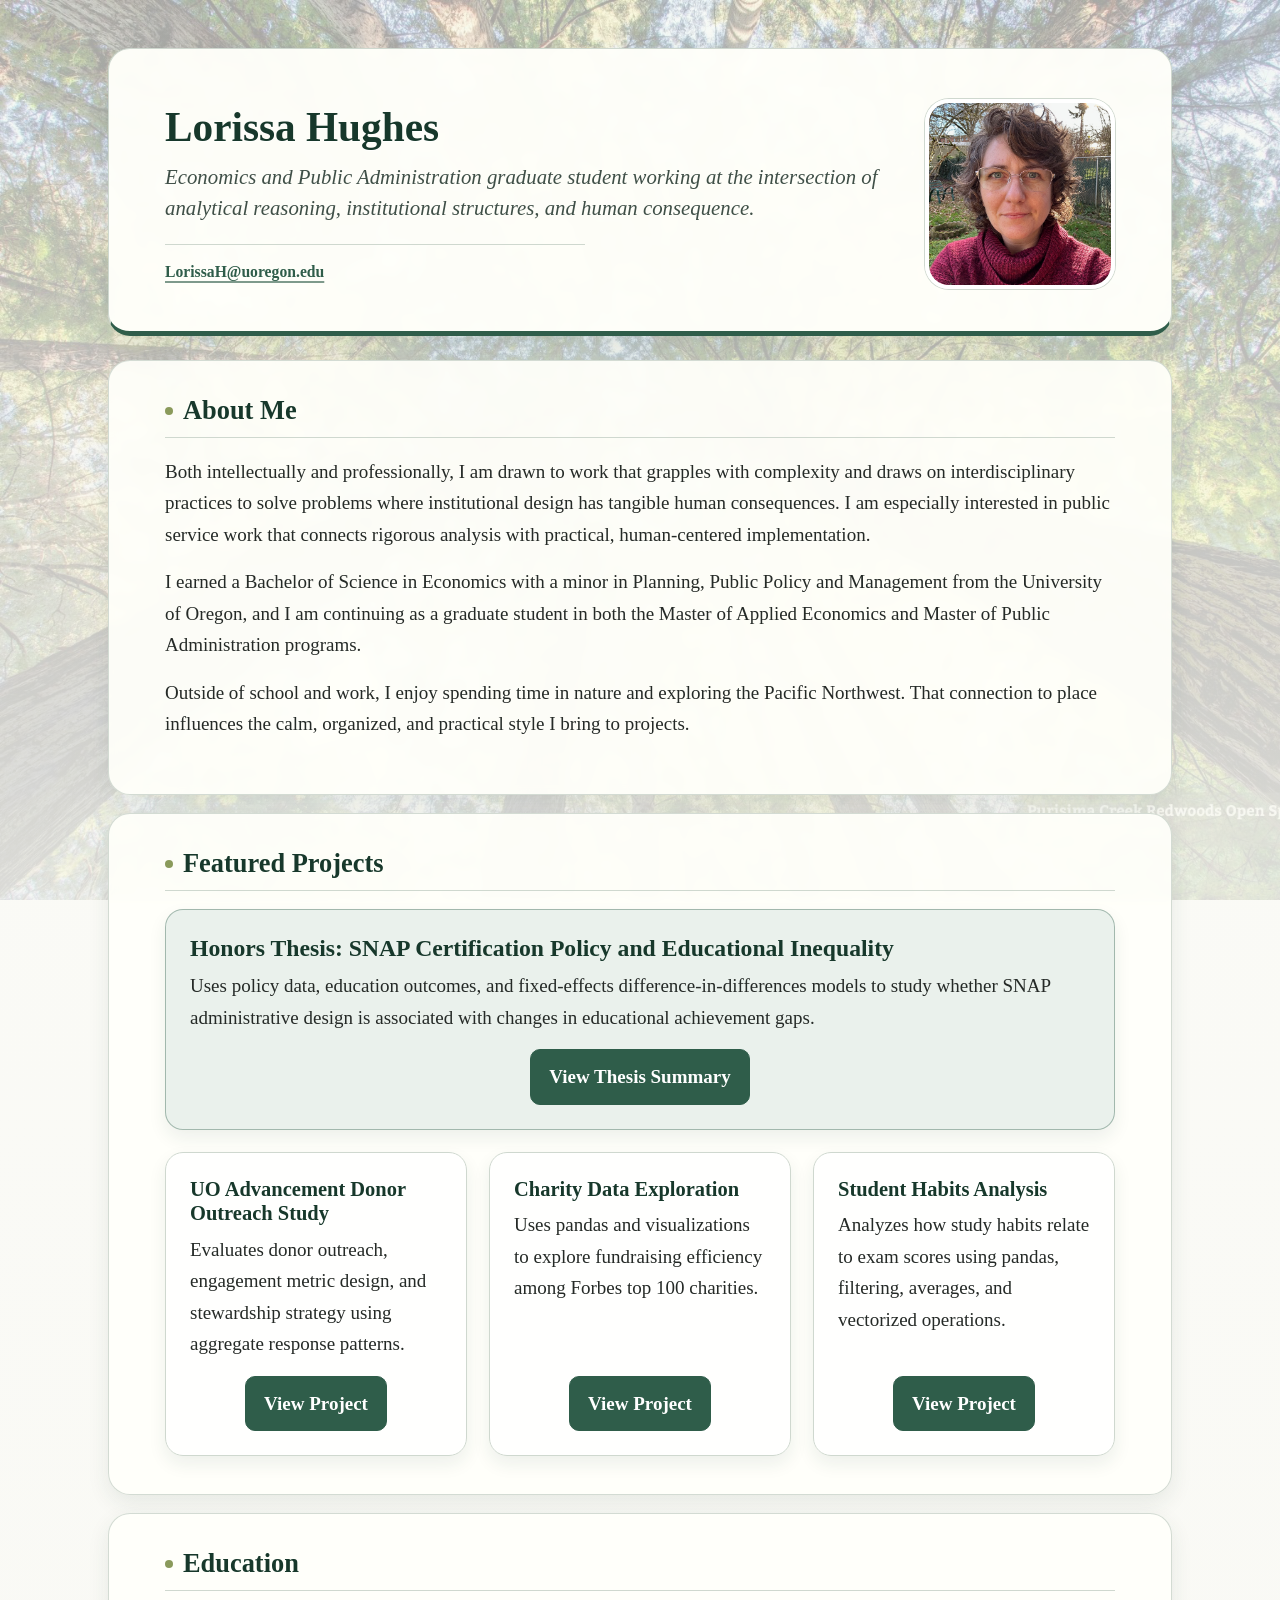
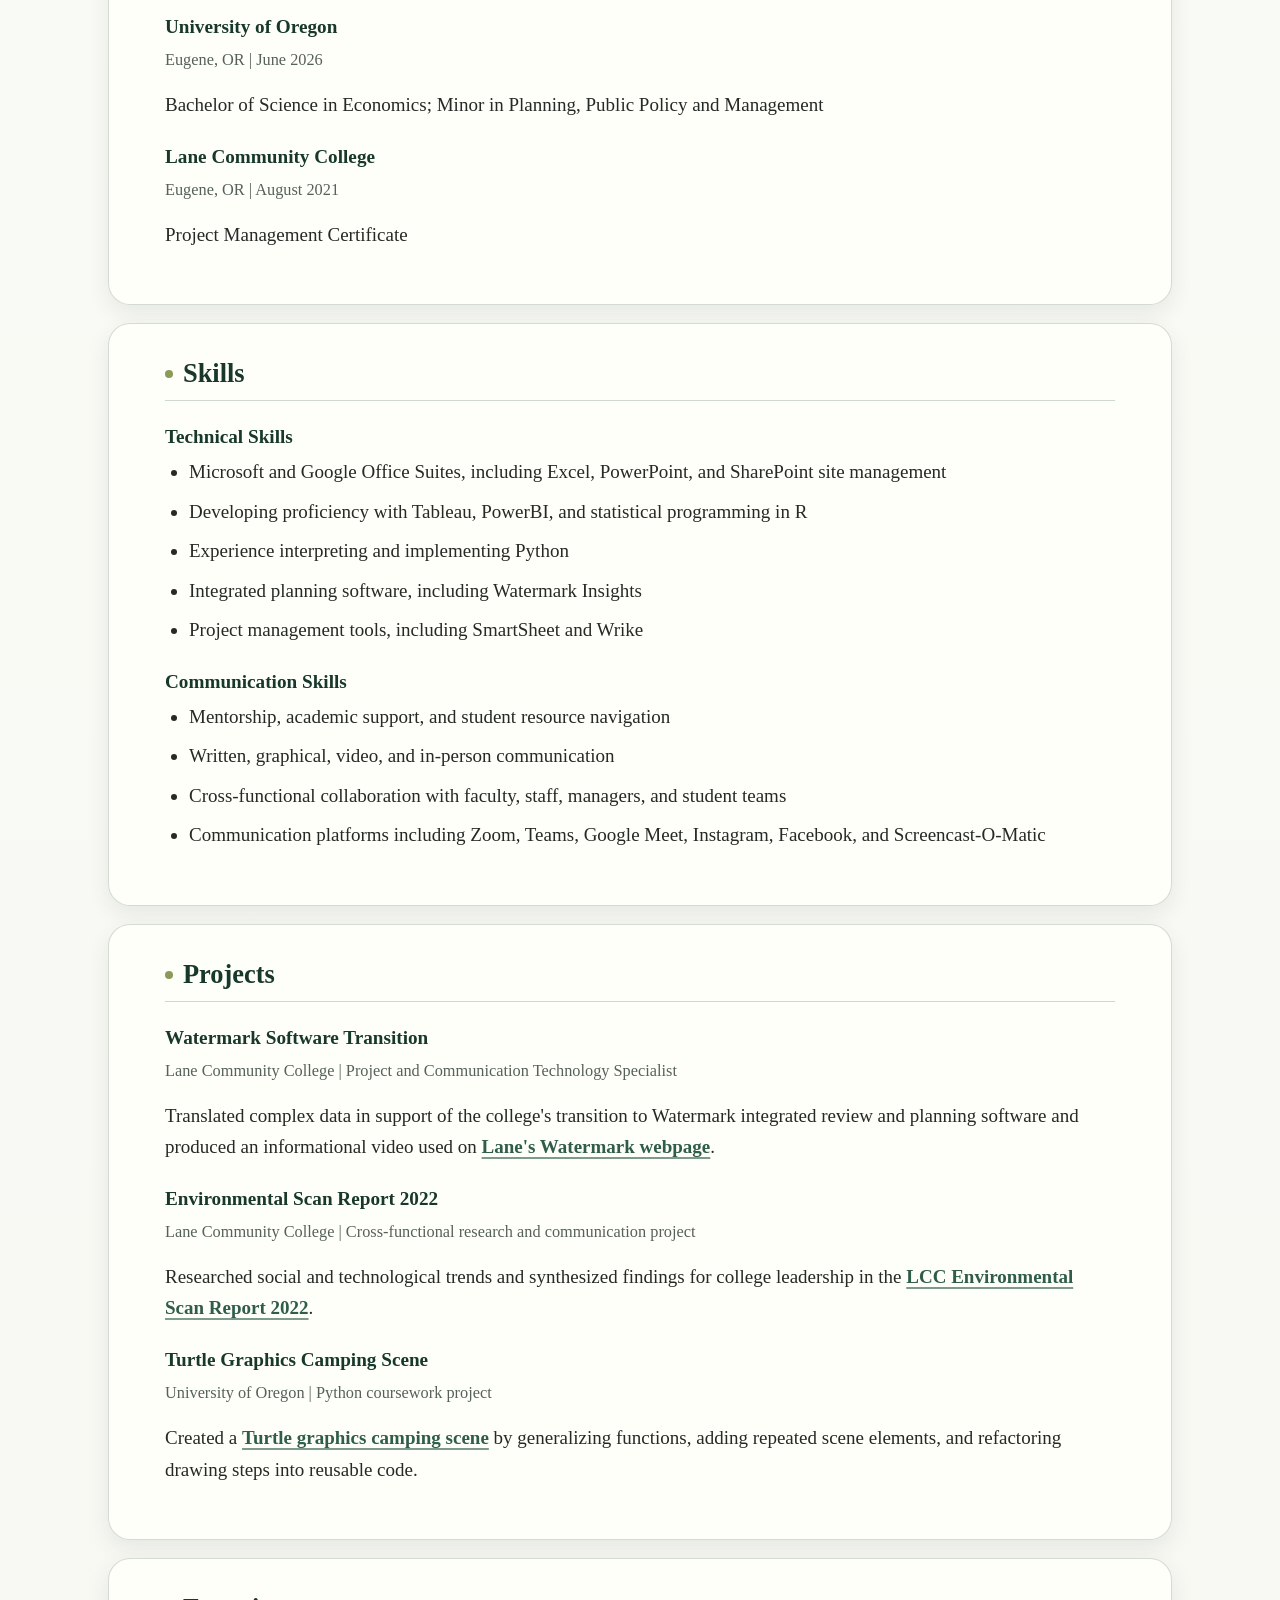
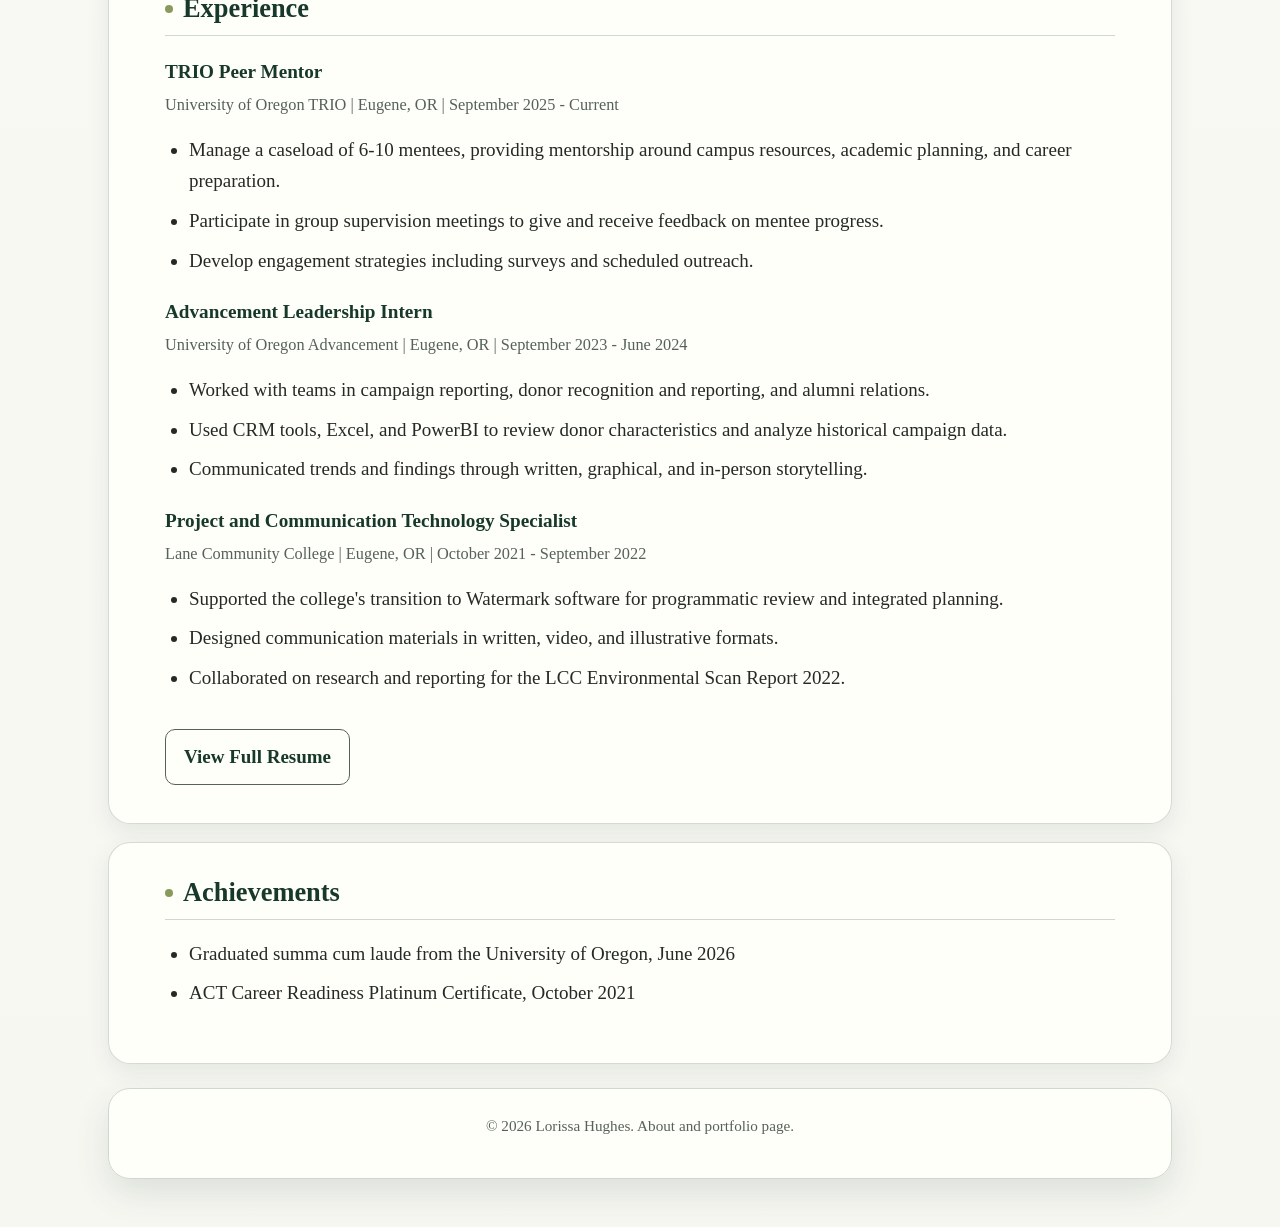
<file: index.html>
<!DOCTYPE html>
<html lang="en">
<head>
    <meta charset="UTF-8">
    <meta name="viewport" content="width=device-width, initial-scale=1.0">
    <title>Lorissa Hughes | Portfolio</title>
    <link rel="stylesheet" href="project8-styles.css?v=32">
</head>
<body>
    <header class="profile-header">
        <div class="profile-text">
            <h1>Lorissa Hughes</h1>
            <p class="subtitle profile-tagline">Economics and Public Administration graduate student working at the intersection of analytical reasoning, institutional structures, and human consequence.</p>
            <hr>
            <p class="contact-links">
                <a href="mailto:LorissaH@uoregon.edu" title="Email Lorissa Hughes">LorissaH@uoregon.edu</a>
            </p>
        </div>
        <img class="profile-photo" src="IMG_1935.jpeg" alt="Photo of Lorissa Hughes">
    </header>

    <main>
        <section id="about">
            <h2>About Me</h2>
            <p>
                Both intellectually and professionally, I am drawn to work that grapples with
                complexity and draws on interdisciplinary practices to solve problems where
                institutional design has tangible human consequences. I am especially
                interested in public service work that connects rigorous analysis with
                practical, human-centered implementation.
                
            </p>
            <p>
                I earned a Bachelor of Science in Economics with a minor in Planning, Public
                Policy and Management from the University of Oregon, and I am continuing as
                a graduate student in both the Master of Applied Economics and Master of
                Public Administration programs.
            </p>
            <p>
                Outside of school and work, I enjoy spending time in nature and exploring the
                Pacific Northwest. That connection to place influences the calm, organized,
                and practical style I bring to projects.
            </p>
        </section>

        <section id="featured-projects">
            <h2>Featured Projects</h2>

            <div class="featured-project featured-project-spotlight">
                <h3>Honors Thesis: SNAP Certification Policy and Educational Inequality</h3>
                <p>Uses policy data, education outcomes, and fixed-effects difference-in-differences models to study whether SNAP administrative design is associated with changes in educational achievement gaps.</p>
                <a class="button" href="honors-thesis-snap-revised.html" title="View Honors Thesis project page">View Thesis Summary</a>
            </div>

            <div class="featured-projects-grid">
                <div class="featured-project">
                    <h3>UO Advancement Donor Outreach Study</h3>
                    <p>Evaluates donor outreach, engagement metric design, and stewardship strategy using aggregate response patterns.</p>
                    <a class="button" href="advancement-donor-recognition-full.html" title="View UO Advancement Donor Recognition Outreach Study page">View Project</a>
                </div>

                <div class="featured-project">
                    <h3>Charity Data Exploration</h3>
                    <p>Uses pandas and visualizations to explore fundraising efficiency among Forbes top 100 charities.</p>
                    <a class="button" href="charity-data-exploration.html" title="View Charity Data Exploration page">View Project</a>
                </div>

                <div class="featured-project">
                    <h3>Student Habits Analysis</h3>
                    <p>Analyzes how study habits relate to exam scores using pandas, filtering, averages, and vectorized operations.</p>
                    <a class="button" href="student-habits-analysis.html" title="View Student Habits Analysis page">View Project</a>
                </div>
            </div>
        </section>

        <section id="education">
            <h2>Education</h2>
            <h3>University of Oregon</h3>
            <p class="details">Eugene, OR | June 2026</p>
            <p>Bachelor of Science in Economics; Minor in Planning, Public Policy and Management</p>

            <h3>Lane Community College</h3>
            <p class="details">Eugene, OR | August 2021</p>
            <p>Project Management Certificate</p>
        </section>

        <section id="skills">
            <h2>Skills</h2>
            <h3>Technical Skills</h3>
            <ul>
                <li>Microsoft and Google Office Suites, including Excel, PowerPoint, and SharePoint site management</li>
                <li>Developing proficiency with Tableau, PowerBI, and statistical programming in R</li>
                <li>Experience interpreting and implementing Python</li>
                <li>Integrated planning software, including Watermark Insights</li>
                <li>Project management tools, including SmartSheet and Wrike</li>
            </ul>

            <h3>Communication Skills</h3>
            <ul>
                <li>Mentorship, academic support, and student resource navigation</li>
                <li>Written, graphical, video, and in-person communication</li>
                <li>Cross-functional collaboration with faculty, staff, managers, and student teams</li>
                <li>Communication platforms including Zoom, Teams, Google Meet, Instagram, Facebook, and Screencast-O-Matic</li>
            </ul>
        </section>

        <section id="projects">
            <h2>Projects</h2>
            <h3>Watermark Software Transition</h3>
            <p class="details">Lane Community College | Project and Communication Technology Specialist</p>
            <p>Translated complex data in support of the college's transition to Watermark integrated review and planning software and produced an informational video used on <a href="https://inside.lanecc.edu/pie/watermark-software-suite" title="View Lane Community College Watermark Software Suite page">Lane's Watermark webpage</a>.</p>

            <h3>Environmental Scan Report 2022</h3>
            <p class="details">Lane Community College | Cross-functional research and communication project</p>
            <p>Researched social and technological trends and synthesized findings for college leadership in the <a href="https://drive.google.com/file/d/1wl4Mzsvh9foos_I3pxX0S7ialzPYKBQU/view?usp=drive_link" title="View the LCC Environmental Scan Report 2022">LCC Environmental Scan Report 2022</a>.</p>

            <h3>Turtle Graphics Camping Scene</h3>
            <p class="details">University of Oregon | Python coursework project</p>
            <p>Created a <a href="turtle-graphics-camping-scene.html" title="View Turtle Graphics Camping Scene page">Turtle graphics camping scene</a> by generalizing functions, adding repeated scene elements, and refactoring drawing steps into reusable code.</p>
        </section>

        <section id="experience">
            <h2>Experience</h2>
            <h3>TRIO Peer Mentor</h3>
            <p class="details">University of Oregon TRIO | Eugene, OR | September 2025 - Current</p>
            <ul>
                <li>Manage a caseload of 6-10 mentees, providing mentorship around campus resources, academic planning, and career preparation.</li>
                <li>Participate in group supervision meetings to give and receive feedback on mentee progress.</li>
                <li>Develop engagement strategies including surveys and scheduled outreach.</li>
            </ul>

            <h3>Advancement Leadership Intern</h3>
            <p class="details">University of Oregon Advancement | Eugene, OR | September 2023 - June 2024</p>
            <ul>
                <li>Worked with teams in campaign reporting, donor recognition and reporting, and alumni relations.</li>
                <li>Used CRM tools, Excel, and PowerBI to review donor characteristics and analyze historical campaign data.</li>
                <li>Communicated trends and findings through written, graphical, and in-person storytelling.</li>
            </ul>

            <h3>Project and Communication Technology Specialist</h3>
            <p class="details">Lane Community College | Eugene, OR | October 2021 - September 2022</p>
            <ul>
                <li>Supported the college's transition to Watermark software for programmatic review and integrated planning.</li>
                <li>Designed communication materials in written, video, and illustrative formats.</li>
                <li>Collaborated on research and reporting for the LCC Environmental Scan Report 2022.</li>
            </ul>
            <a class="button resume-button" href="LorissaH_Resume2026_public.pdf" target="_blank" rel="noreferrer noopener" title="View resume in a new tab">View Full Resume</a>
        </section>

        <section id="achievements">
            <h2>Achievements</h2>
            <ul>
                <li>Graduated summa cum laude from the University of Oregon, June 2026</li>
                <li>ACT Career Readiness Platinum Certificate, October 2021</li>
            </ul>
        </section>
    </main>

    <footer>
        <p>&copy; 2026 Lorissa Hughes. About and portfolio page.</p>
    </footer>
</body>
</html>
</file>
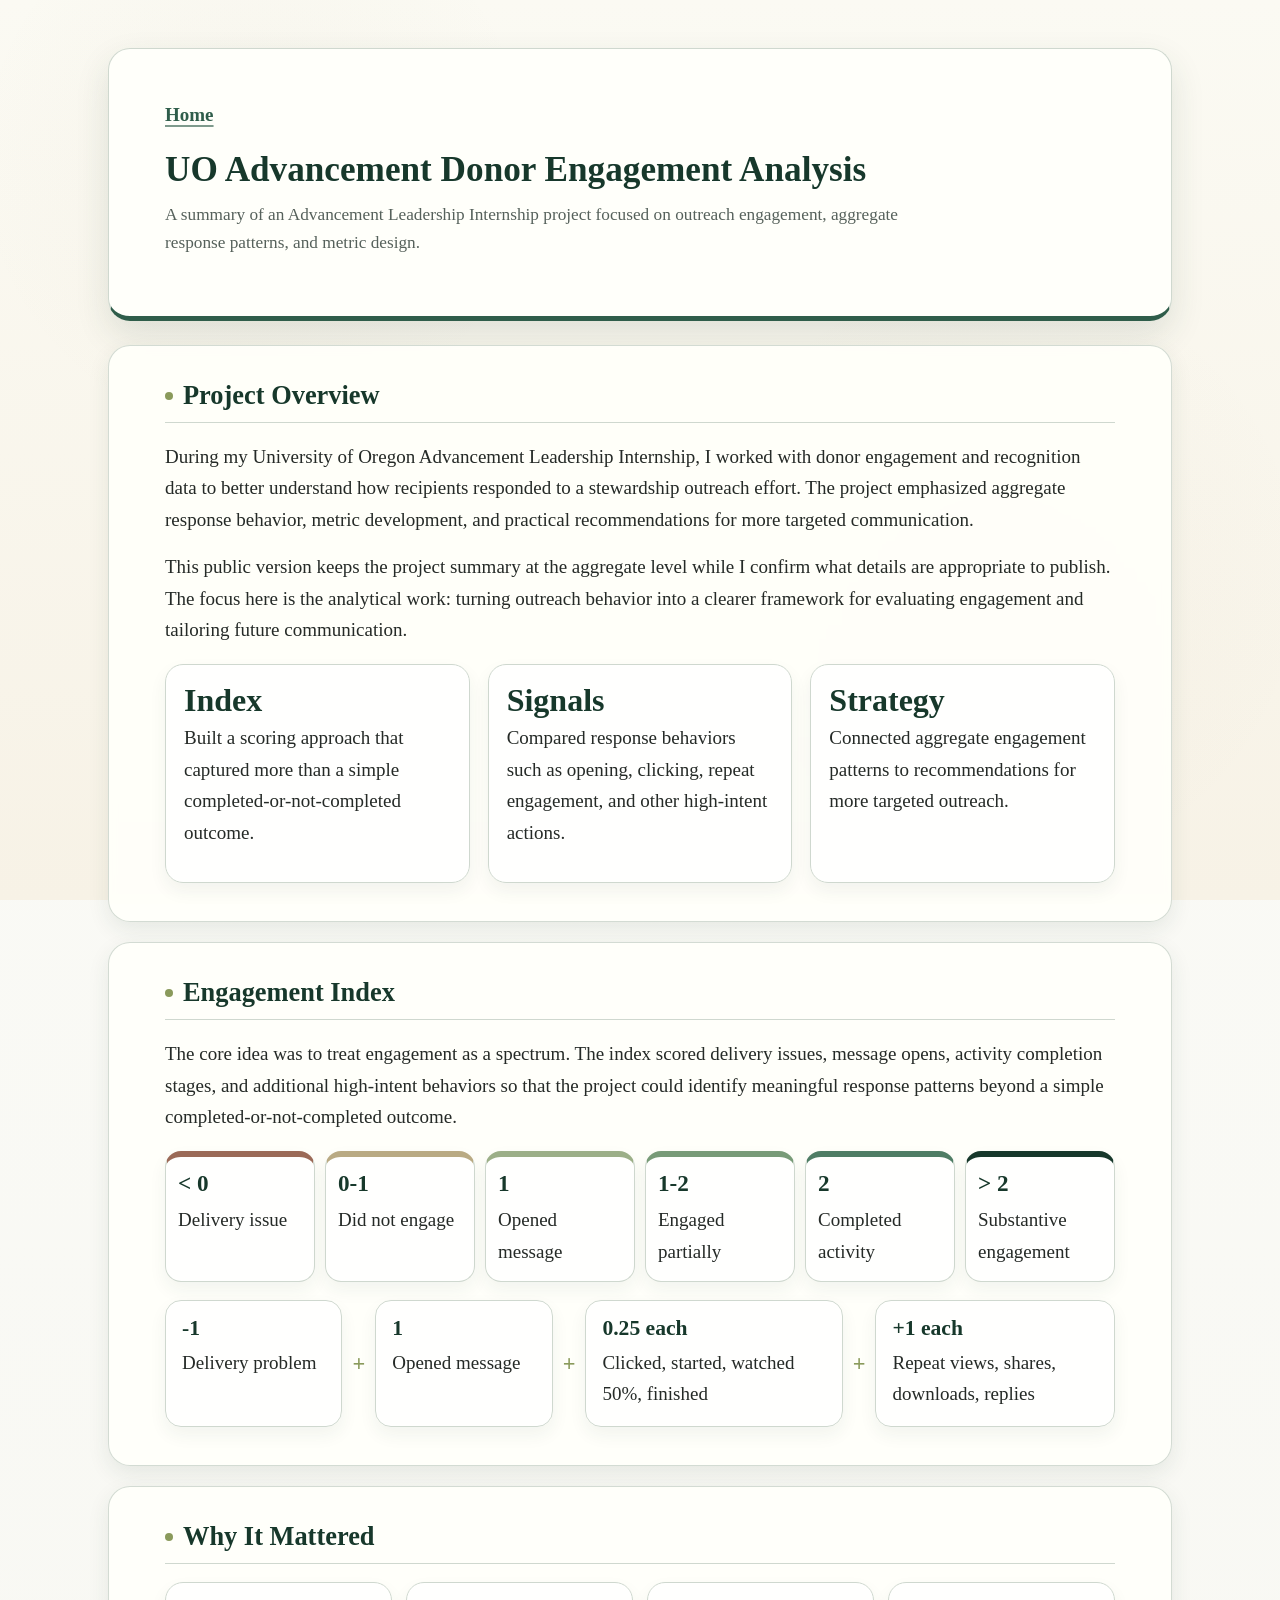
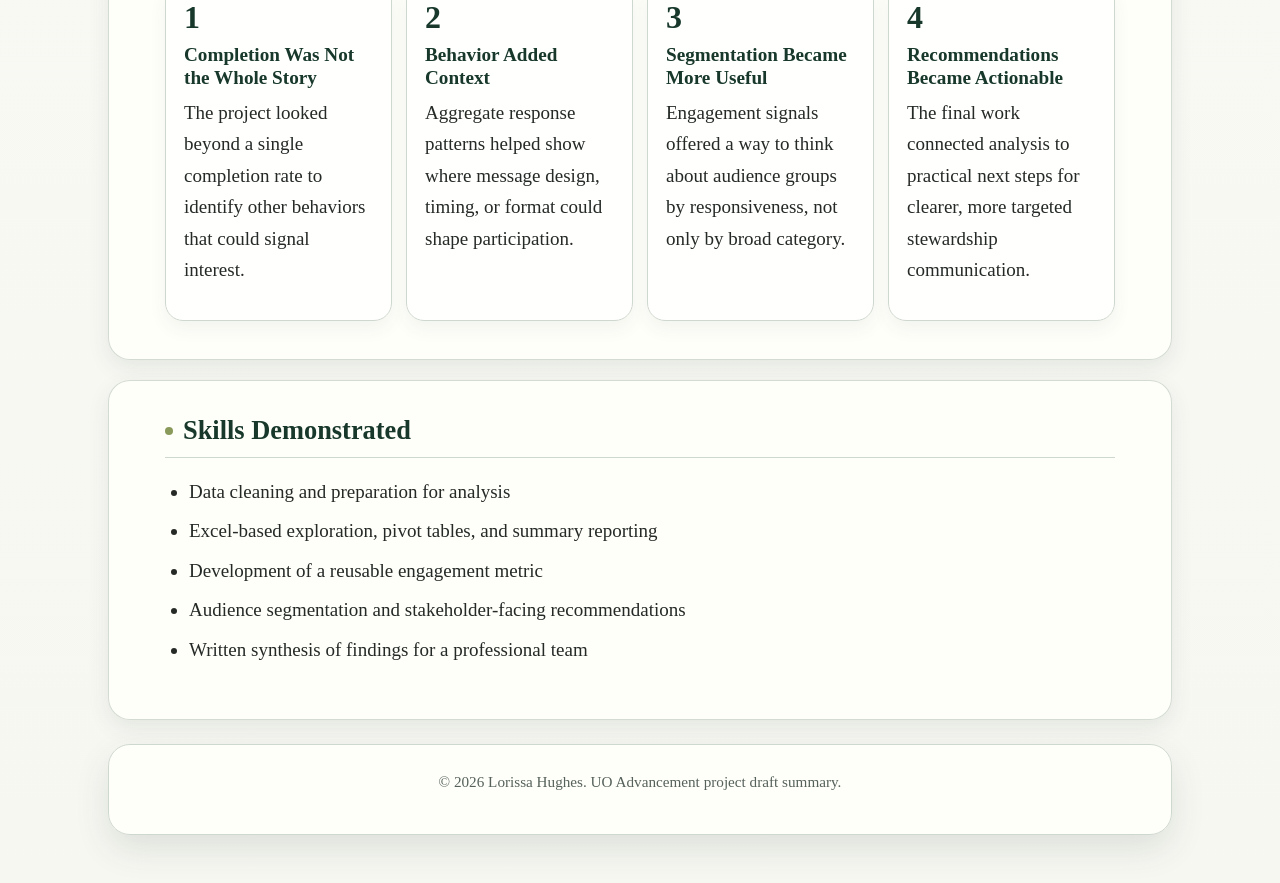
<file: advancement-donor-engagement-draft.html>
<!DOCTYPE html>
<html lang="en">
<head>
    <meta charset="UTF-8">
    <meta name="viewport" content="width=device-width, initial-scale=1.0">
    <title>UO Advancement Donor Engagement Analysis</title>
    <link rel="stylesheet" href="project8-styles.css?v=32">
</head>
<body class="project-detail">
    <header>
        <p class="project-nav"><a href="index.html" title="Return to home page">Home</a></p>
        <h1>UO Advancement Donor Engagement Analysis</h1>
        <p class="subtitle">A summary of an Advancement Leadership Internship project focused on outreach engagement, aggregate response patterns, and metric design.</p>
    </header>

    <main class="project-page">
        <section>
            <h2>Project Overview</h2>
            <p>
                During my University of Oregon Advancement Leadership Internship, I worked
                with donor engagement and recognition data to better understand how recipients
                responded to a stewardship outreach effort. The project emphasized aggregate
                response behavior, metric development, and practical recommendations for more
                targeted communication.
            </p>
            <p>
                This public version keeps the project summary at the aggregate level while I
                confirm what details are appropriate to publish. The focus here is the
                analytical work: turning outreach behavior into a clearer framework for
                evaluating engagement and tailoring future communication.
            </p>
            <div class="metric-grid">
                <div class="metric-card">
                    <p class="metric-value">Index</p>
                    <p>Built a scoring approach that captured more than a simple completed-or-not-completed outcome.</p>
                </div>
                <div class="metric-card">
                    <p class="metric-value">Signals</p>
                    <p>Compared response behaviors such as opening, clicking, repeat engagement, and other high-intent actions.</p>
                </div>
                <div class="metric-card">
                    <p class="metric-value">Strategy</p>
                    <p>Connected aggregate engagement patterns to recommendations for more targeted outreach.</p>
                </div>
            </div>
        </section>

        <section>
            <h2>Engagement Index</h2>
            <p>
                The core idea was to treat engagement as a spectrum. The index scored
                delivery issues, message opens, activity completion stages, and additional
                high-intent behaviors so that the project could identify meaningful response
                patterns beyond a simple completed-or-not-completed outcome.
            </p>
            <div class="index-visual">
                <div class="index-scale" aria-label="Engagement index scoring scale">
                    <div class="index-band delivery">
                        <span class="index-score">&lt; 0</span>
                        <span>Delivery issue</span>
                    </div>
                    <div class="index-band no-engagement">
                        <span class="index-score">0-1</span>
                        <span>Did not engage</span>
                    </div>
                    <div class="index-band opened">
                        <span class="index-score">1</span>
                        <span>Opened message</span>
                    </div>
                    <div class="index-band partial">
                        <span class="index-score">1-2</span>
                        <span>Engaged partially</span>
                    </div>
                    <div class="index-band complete">
                        <span class="index-score">2</span>
                        <span>Completed activity</span>
                    </div>
                    <div class="index-band substantive">
                        <span class="index-score">&gt; 2</span>
                        <span>Substantive engagement</span>
                    </div>
                </div>

                <div class="index-formula" aria-label="Engagement index formula">
                    <div class="formula-card">
                        <span class="formula-value">-1</span>
                        <span>Delivery problem</span>
                    </div>
                    <div class="formula-operator">+</div>
                    <div class="formula-card">
                        <span class="formula-value">1</span>
                        <span>Opened message</span>
                    </div>
                    <div class="formula-operator">+</div>
                    <div class="formula-card">
                        <span class="formula-value">0.25 each</span>
                        <span>Clicked, started, watched 50%, finished</span>
                    </div>
                    <div class="formula-operator">+</div>
                    <div class="formula-card">
                        <span class="formula-value">+1 each</span>
                        <span>Repeat views, shares, downloads, replies</span>
                    </div>
                </div>
            </div>
        </section>

        <section>
            <h2>Why It Mattered</h2>
            <div class="insight-grid">
                <div class="insight-card">
                    <p class="insight-value">1</p>
                    <h3>Completion Was Not the Whole Story</h3>
                    <p>The project looked beyond a single completion rate to identify other behaviors that could signal interest.</p>
                </div>
                <div class="insight-card">
                    <p class="insight-value">2</p>
                    <h3>Behavior Added Context</h3>
                    <p>Aggregate response patterns helped show where message design, timing, or format could shape participation.</p>
                </div>
                <div class="insight-card">
                    <p class="insight-value">3</p>
                    <h3>Segmentation Became More Useful</h3>
                    <p>Engagement signals offered a way to think about audience groups by responsiveness, not only by broad category.</p>
                </div>
                <div class="insight-card">
                    <p class="insight-value">4</p>
                    <h3>Recommendations Became Actionable</h3>
                    <p>The final work connected analysis to practical next steps for clearer, more targeted stewardship communication.</p>
                </div>
            </div>
        </section>

        <section>
            <h2>Skills Demonstrated</h2>
            <ul>
                <li>Data cleaning and preparation for analysis</li>
                <li>Excel-based exploration, pivot tables, and summary reporting</li>
                <li>Development of a reusable engagement metric</li>
                <li>Audience segmentation and stakeholder-facing recommendations</li>
                <li>Written synthesis of findings for a professional team</li>
            </ul>
        </section>
    </main>

    <footer>
        <p>&copy; 2026 Lorissa Hughes. UO Advancement project draft summary.</p>
    </footer>
</body>
</html>
</file>
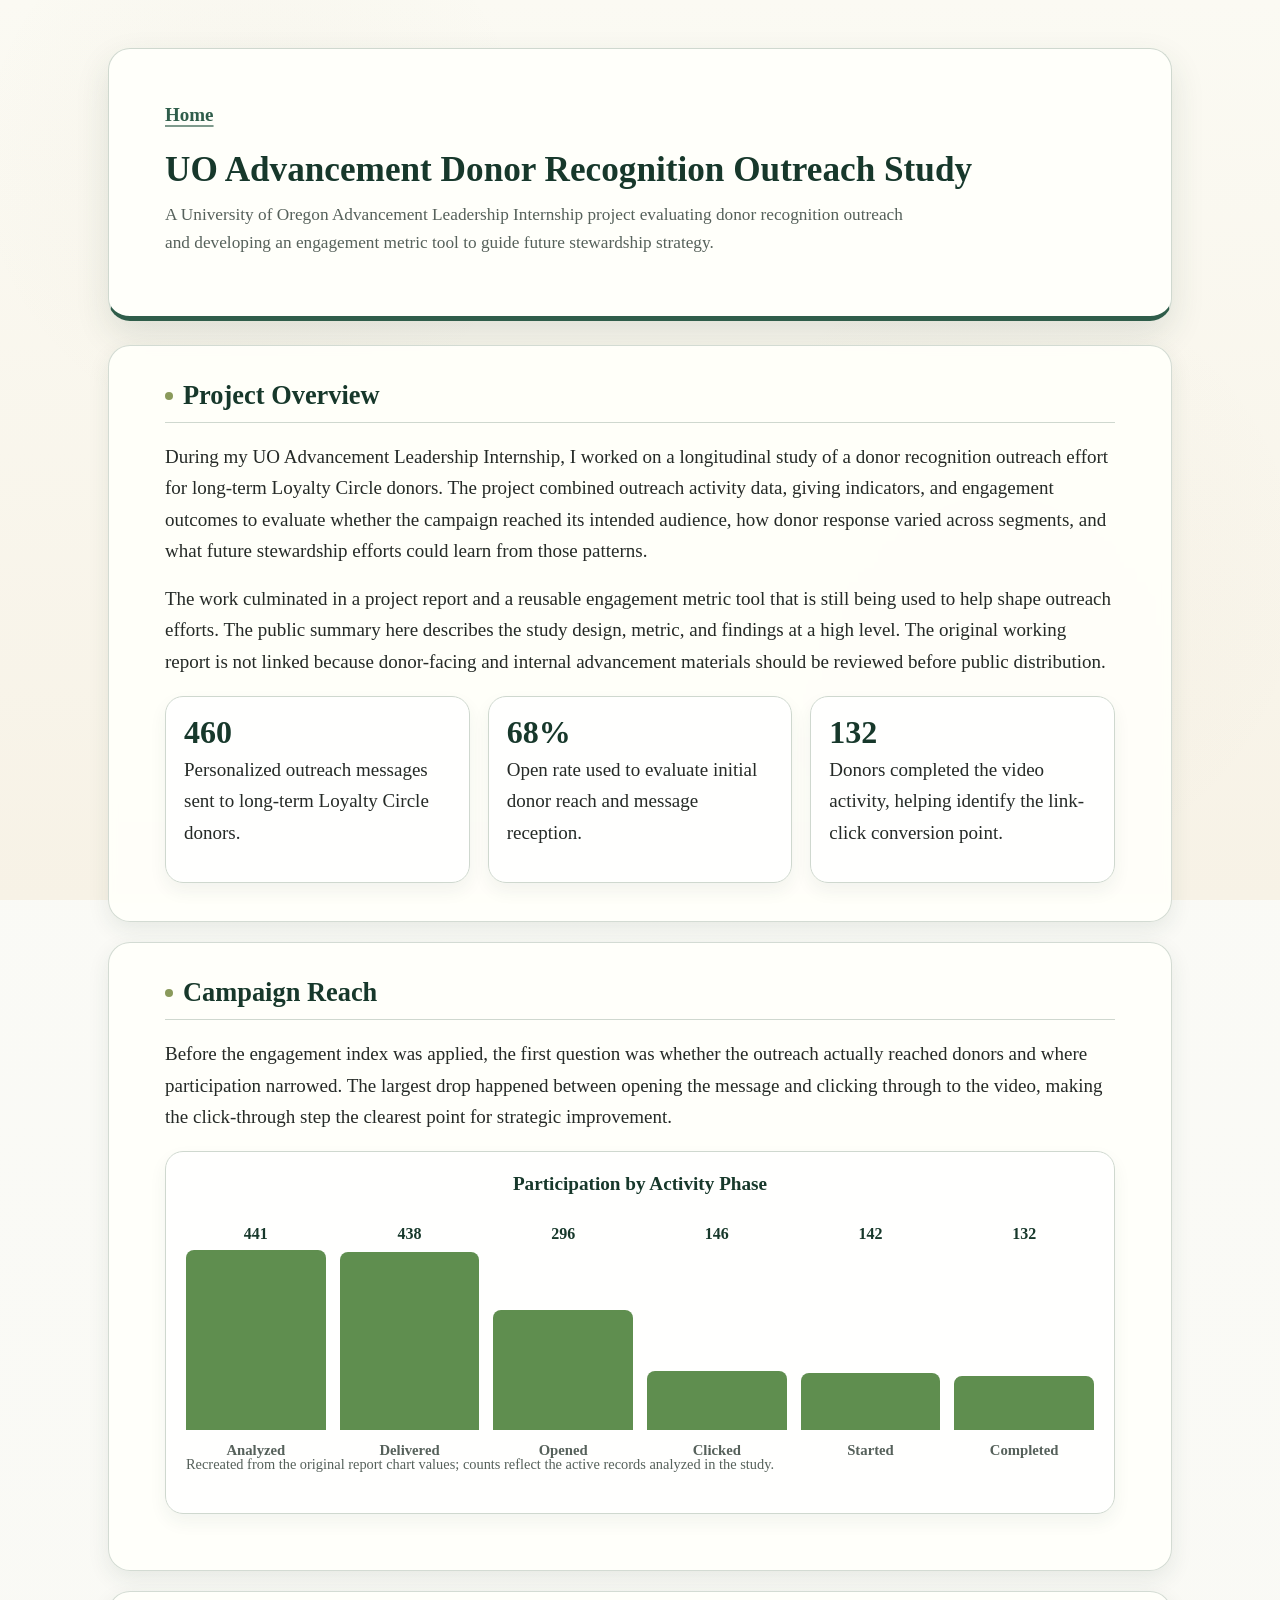
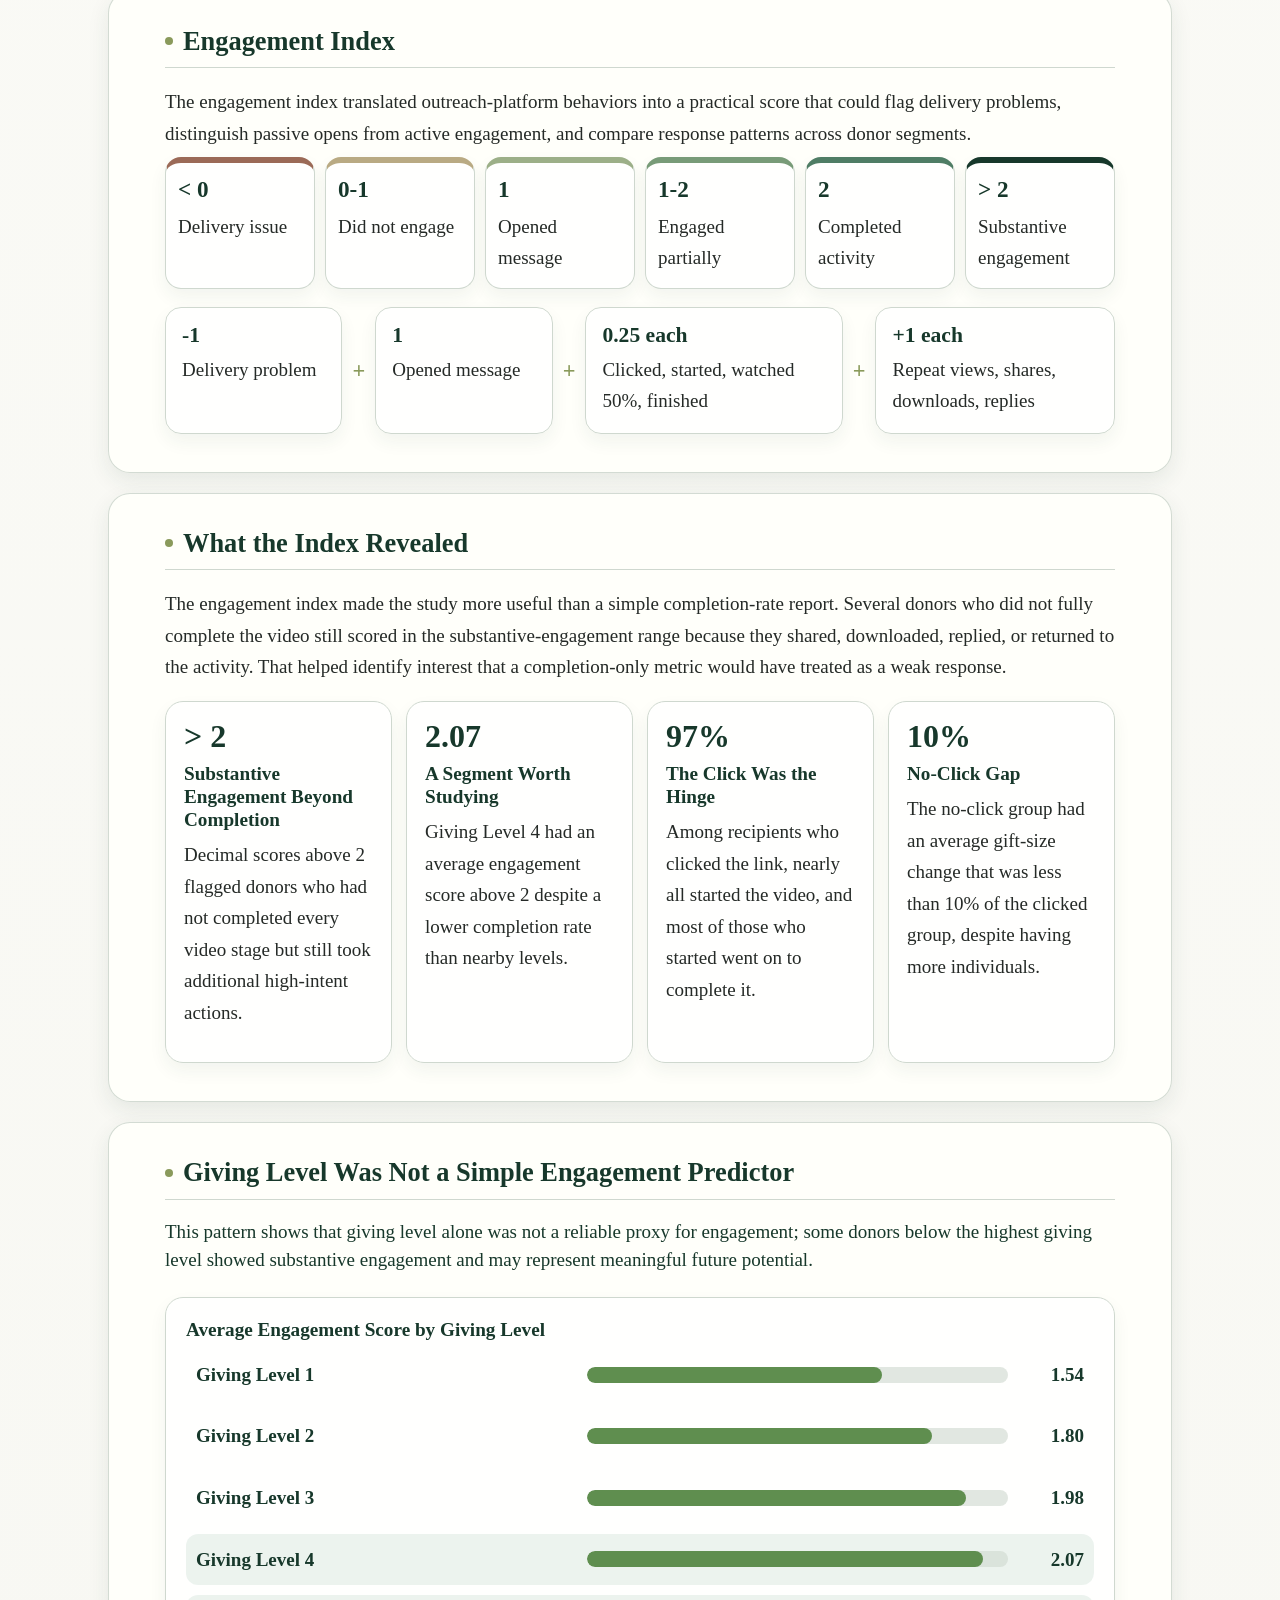
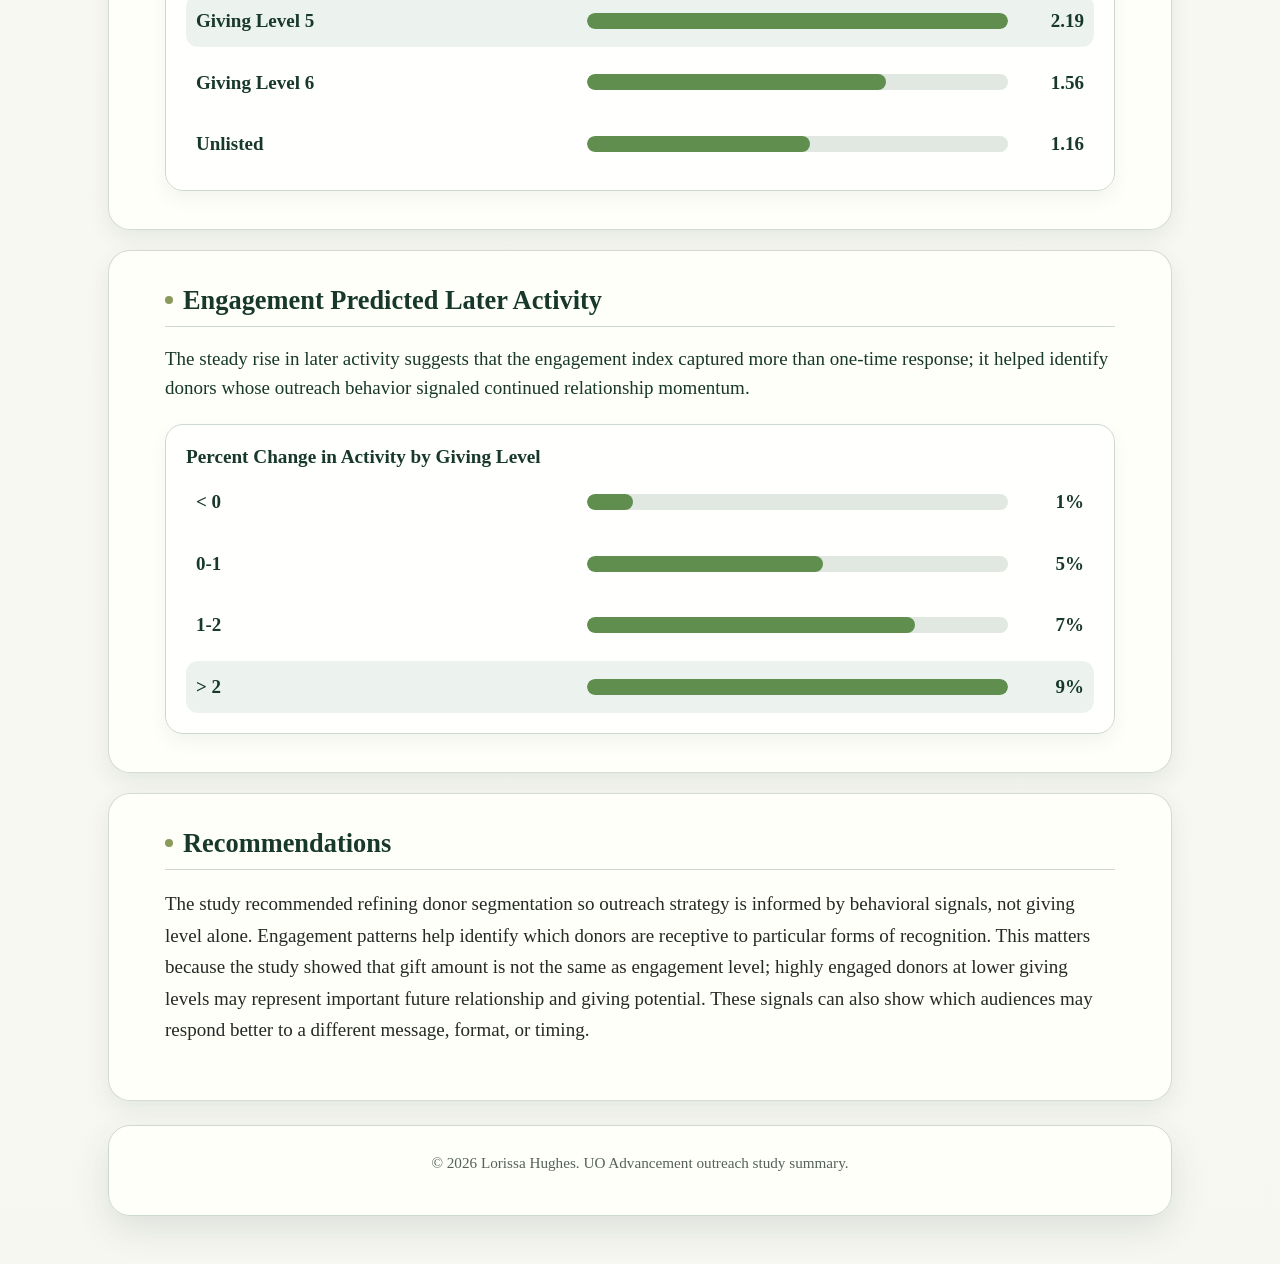
<file: advancement-donor-recognition-full.html>
<!DOCTYPE html>
<html lang="en">
<head>
    <meta charset="UTF-8">
    <meta name="viewport" content="width=device-width, initial-scale=1.0">
    <title>UO Advancement Donor Recognition Outreach Study</title>
    <link rel="stylesheet" href="project8-styles.css?v=32">
</head>
<body class="project-detail">
    <header>
        <p class="project-nav"><a href="index.html" title="Return to home page">Home</a></p>
        <h1>UO Advancement Donor Recognition Outreach Study</h1>
        <p class="subtitle">A University of Oregon Advancement Leadership Internship project evaluating donor recognition outreach and developing an engagement metric tool to guide future stewardship strategy.</p>
    </header>

    <main class="project-page">
        <section>
            <h2>Project Overview</h2>
            <p>
                During my UO Advancement Leadership Internship, I worked on a longitudinal
                study of a donor recognition outreach effort for long-term Loyalty Circle
                donors. The project combined outreach activity data, giving indicators, and
                engagement outcomes to evaluate whether the campaign reached its intended
                audience, how donor response varied across segments, and what future
                stewardship efforts could learn from those patterns.
            </p>
            <p>
                The work culminated in a project report and a reusable engagement metric tool
                that is still being used to help shape outreach efforts. The public summary
                here describes the study design, metric, and findings at a high level. The
                original working report is not linked because donor-facing and internal
                advancement materials should be reviewed before public distribution.
            </p>
            <div class="metric-grid">
                <div class="metric-card">
                    <p class="metric-value">460</p>
                    <p>Personalized outreach messages sent to long-term Loyalty Circle donors.</p>
                </div>
                <div class="metric-card">
                    <p class="metric-value">68%</p>
                    <p>Open rate used to evaluate initial donor reach and message reception.</p>
                </div>
                <div class="metric-card">
                    <p class="metric-value">132</p>
                    <p>Donors completed the video activity, helping identify the link-click conversion point.</p>
                </div>
            </div>
        </section>

        <section>
            <h2>Campaign Reach</h2>
            <p>
                Before the engagement index was applied, the first question was whether the
                outreach actually reached donors and where participation narrowed. The largest
                drop happened between opening the message and clicking through to the video,
                making the click-through step the clearest point for strategic improvement.
            </p>
            <div class="activity-phase-chart" aria-label="Participation by activity phase">
                <h3>Participation by Activity Phase</h3>
                <div class="phase-bars">
                    <div class="phase-bar" style="--bar-height: 100%;">
                        <span class="phase-value">441</span>
                        <span class="phase-fill"></span>
                        <span class="phase-label">Analyzed</span>
                    </div>
                    <div class="phase-bar" style="--bar-height: 99%;">
                        <span class="phase-value">438</span>
                        <span class="phase-fill"></span>
                        <span class="phase-label">Delivered</span>
                    </div>
                    <div class="phase-bar" style="--bar-height: 67%;">
                        <span class="phase-value">296</span>
                        <span class="phase-fill"></span>
                        <span class="phase-label">Opened</span>
                    </div>
                    <div class="phase-bar" style="--bar-height: 33%;">
                        <span class="phase-value">146</span>
                        <span class="phase-fill"></span>
                        <span class="phase-label">Clicked</span>
                    </div>
                    <div class="phase-bar" style="--bar-height: 32%;">
                        <span class="phase-value">142</span>
                        <span class="phase-fill"></span>
                        <span class="phase-label">Started</span>
                    </div>
                    <div class="phase-bar" style="--bar-height: 30%;">
                        <span class="phase-value">132</span>
                        <span class="phase-fill"></span>
                        <span class="phase-label">Completed</span>
                    </div>
                </div>
                <p class="table-note">Recreated from the original report chart values; counts reflect the active records analyzed in the study.</p>
            </div>
        </section>

        <section class="engagement-index-section">
            <h2>Engagement Index</h2>
            <p>
                The engagement index translated outreach-platform behaviors into a practical
                score that could flag delivery problems, distinguish passive opens from active
                engagement, and compare response patterns across donor segments.
            </p>
            <div class="index-visual">
                <div class="index-scale" aria-label="Engagement index scoring scale">
                    <div class="index-band delivery">
                        <span class="index-score">&lt; 0</span>
                        <span>Delivery issue</span>
                    </div>
                    <div class="index-band no-engagement">
                        <span class="index-score">0-1</span>
                        <span>Did not engage</span>
                    </div>
                    <div class="index-band opened">
                        <span class="index-score">1</span>
                        <span>Opened message</span>
                    </div>
                    <div class="index-band partial">
                        <span class="index-score">1-2</span>
                        <span>Engaged partially</span>
                    </div>
                    <div class="index-band complete">
                        <span class="index-score">2</span>
                        <span>Completed activity</span>
                    </div>
                    <div class="index-band substantive">
                        <span class="index-score">&gt; 2</span>
                        <span>Substantive engagement</span>
                    </div>
                </div>

                <div class="index-formula" aria-label="Engagement index formula">
                    <div class="formula-card">
                        <span class="formula-value">-1</span>
                        <span>Delivery problem</span>
                    </div>
                    <div class="formula-operator">+</div>
                    <div class="formula-card">
                        <span class="formula-value">1</span>
                        <span>Opened message</span>
                    </div>
                    <div class="formula-operator">+</div>
                    <div class="formula-card">
                        <span class="formula-value">0.25 each</span>
                        <span>Clicked, started, watched 50%, finished</span>
                    </div>
                    <div class="formula-operator">+</div>
                    <div class="formula-card">
                        <span class="formula-value">+1 each</span>
                        <span>Repeat views, shares, downloads, replies</span>
                    </div>
                </div>
            </div>
        </section>

        <section>
            <h2>What the Index Revealed</h2>
            <p>
                The engagement index made the study more useful than a simple completion-rate
                report. Several donors who did not fully complete the video still scored in
                the substantive-engagement range because they shared, downloaded, replied, or
                returned to the activity. That helped identify interest that a completion-only
                metric would have treated as a weak response.
            </p>
            <div class="insight-grid">
                <div class="insight-card">
                    <p class="insight-value">&gt; 2</p>
                    <h3>Substantive Engagement Beyond Completion</h3>
                    <p>Decimal scores above 2 flagged donors who had not completed every video stage but still took additional high-intent actions.</p>
                </div>
                <div class="insight-card">
                    <p class="insight-value">2.07</p>
                    <h3>A Segment Worth Studying</h3>
                    <p>Giving Level 4 had an average engagement score above 2 despite a lower completion rate than nearby levels.</p>
                </div>
                <div class="insight-card">
                    <p class="insight-value">97%</p>
                    <h3>The Click Was the Hinge</h3>
                    <p>Among recipients who clicked the link, nearly all started the video, and most of those who started went on to complete it.</p>
                </div>
                <div class="insight-card">
                    <p class="insight-value">10%</p>
                    <h3>No-Click Gap</h3>
                    <p>The no-click group had an average gift-size change that was less than 10% of the clicked group, despite having more individuals.</p>
                </div>
            </div>
        </section>

        <section class="chart-section">
            <div class="chart-card">
                <div class="chart-copy">
                    <h2>Giving Level Was Not a Simple Engagement Predictor</h2>
                    <p class="chart-interpretation">
                        This pattern shows that giving level alone was not a reliable proxy
                        for engagement; some donors below the highest giving level showed
                        substantive engagement and may represent meaningful future
                        potential.
                    </p>
                </div>
                <div class="chart-panel">
                    <h3>Average Engagement Score by Giving Level</h3>
                    <div class="segment-chart" aria-label="Average engagement score and completion rate by giving level">
                        <div class="segment-row">
                            <span class="segment-label">Giving Level 1</span>
                            <span class="segment-track"><span class="segment-fill" style="--bar-width: 70%;"></span></span>
                            <span class="segment-score">1.54</span>
                        </div>
                        <div class="segment-row">
                            <span class="segment-label">Giving Level 2</span>
                            <span class="segment-track"><span class="segment-fill" style="--bar-width: 82%;"></span></span>
                            <span class="segment-score">1.80</span>
                        </div>
                        <div class="segment-row">
                            <span class="segment-label">Giving Level 3</span>
                            <span class="segment-track"><span class="segment-fill" style="--bar-width: 90%;"></span></span>
                            <span class="segment-score">1.98</span>
                        </div>
                        <div class="segment-row highlight-row">
                            <span class="segment-label">Giving Level 4</span>
                            <span class="segment-track"><span class="segment-fill" style="--bar-width: 94%;"></span></span>
                            <span class="segment-score">2.07</span>
                        </div>
                        <div class="segment-row highlight-row">
                            <span class="segment-label">Giving Level 5</span>
                            <span class="segment-track"><span class="segment-fill" style="--bar-width: 100%;"></span></span>
                            <span class="segment-score">2.19</span>
                        </div>
                        <div class="segment-row">
                            <span class="segment-label">Giving Level 6</span>
                            <span class="segment-track"><span class="segment-fill" style="--bar-width: 71%;"></span></span>
                            <span class="segment-score">1.56</span>
                        </div>
                        <div class="segment-row">
                            <span class="segment-label">Unlisted</span>
                            <span class="segment-track"><span class="segment-fill" style="--bar-width: 53%;"></span></span>
                            <span class="segment-score">1.16</span>
                        </div>
                    </div>
                </div>
            </div>
        </section>

        <section class="chart-section">
            <div class="chart-card">
                <div class="chart-copy">
                    <h2>Engagement Predicted Later Activity</h2>
                    <p class="chart-interpretation">
                        The steady rise in later activity suggests that the engagement index
                        captured more than one-time response; it helped identify donors
                        whose outreach behavior signaled continued relationship momentum.
                    </p>
                </div>
                <div class="chart-panel">
                    <h3>Percent Change in Activity by Giving Level</h3>
                    <div class="activity-change-chart" aria-label="Activity rate of change by engagement score">
                        <div class="activity-change-row">
                            <span class="segment-label">&lt; 0</span>
                            <span class="mini-bar"><span style="--bar-width: 11%;"></span></span>
                            <span class="segment-score">1%</span>
                        </div>
                        <div class="activity-change-row">
                            <span class="segment-label">0-1</span>
                            <span class="mini-bar"><span style="--bar-width: 56%;"></span></span>
                            <span class="segment-score">5%</span>
                        </div>
                        <div class="activity-change-row">
                            <span class="segment-label">1-2</span>
                            <span class="mini-bar"><span style="--bar-width: 78%;"></span></span>
                            <span class="segment-score">7%</span>
                        </div>
                        <div class="activity-change-row highlight-row">
                            <span class="segment-label">&gt; 2</span>
                            <span class="mini-bar"><span style="--bar-width: 100%;"></span></span>
                            <span class="segment-score">9%</span>
                        </div>
                    </div>
                </div>
            </div>
        </section>

        <section>
            <h2>Recommendations</h2>
            <p>
                The study recommended refining donor segmentation so outreach strategy is
                informed by behavioral signals, not giving level alone. Engagement patterns
                help identify which donors are receptive to particular forms of
                recognition. This matters because the study showed that gift amount is not
                the same as engagement level; highly engaged donors at lower giving levels
                may represent important future relationship and giving potential. These
                signals can also show which audiences may respond better to a different
                message, format, or timing.
            </p>
        </section>
    </main>

    <footer>
        <p>&copy; 2026 Lorissa Hughes. UO Advancement outreach study summary.</p>
    </footer>
</body>
</html>
</file>
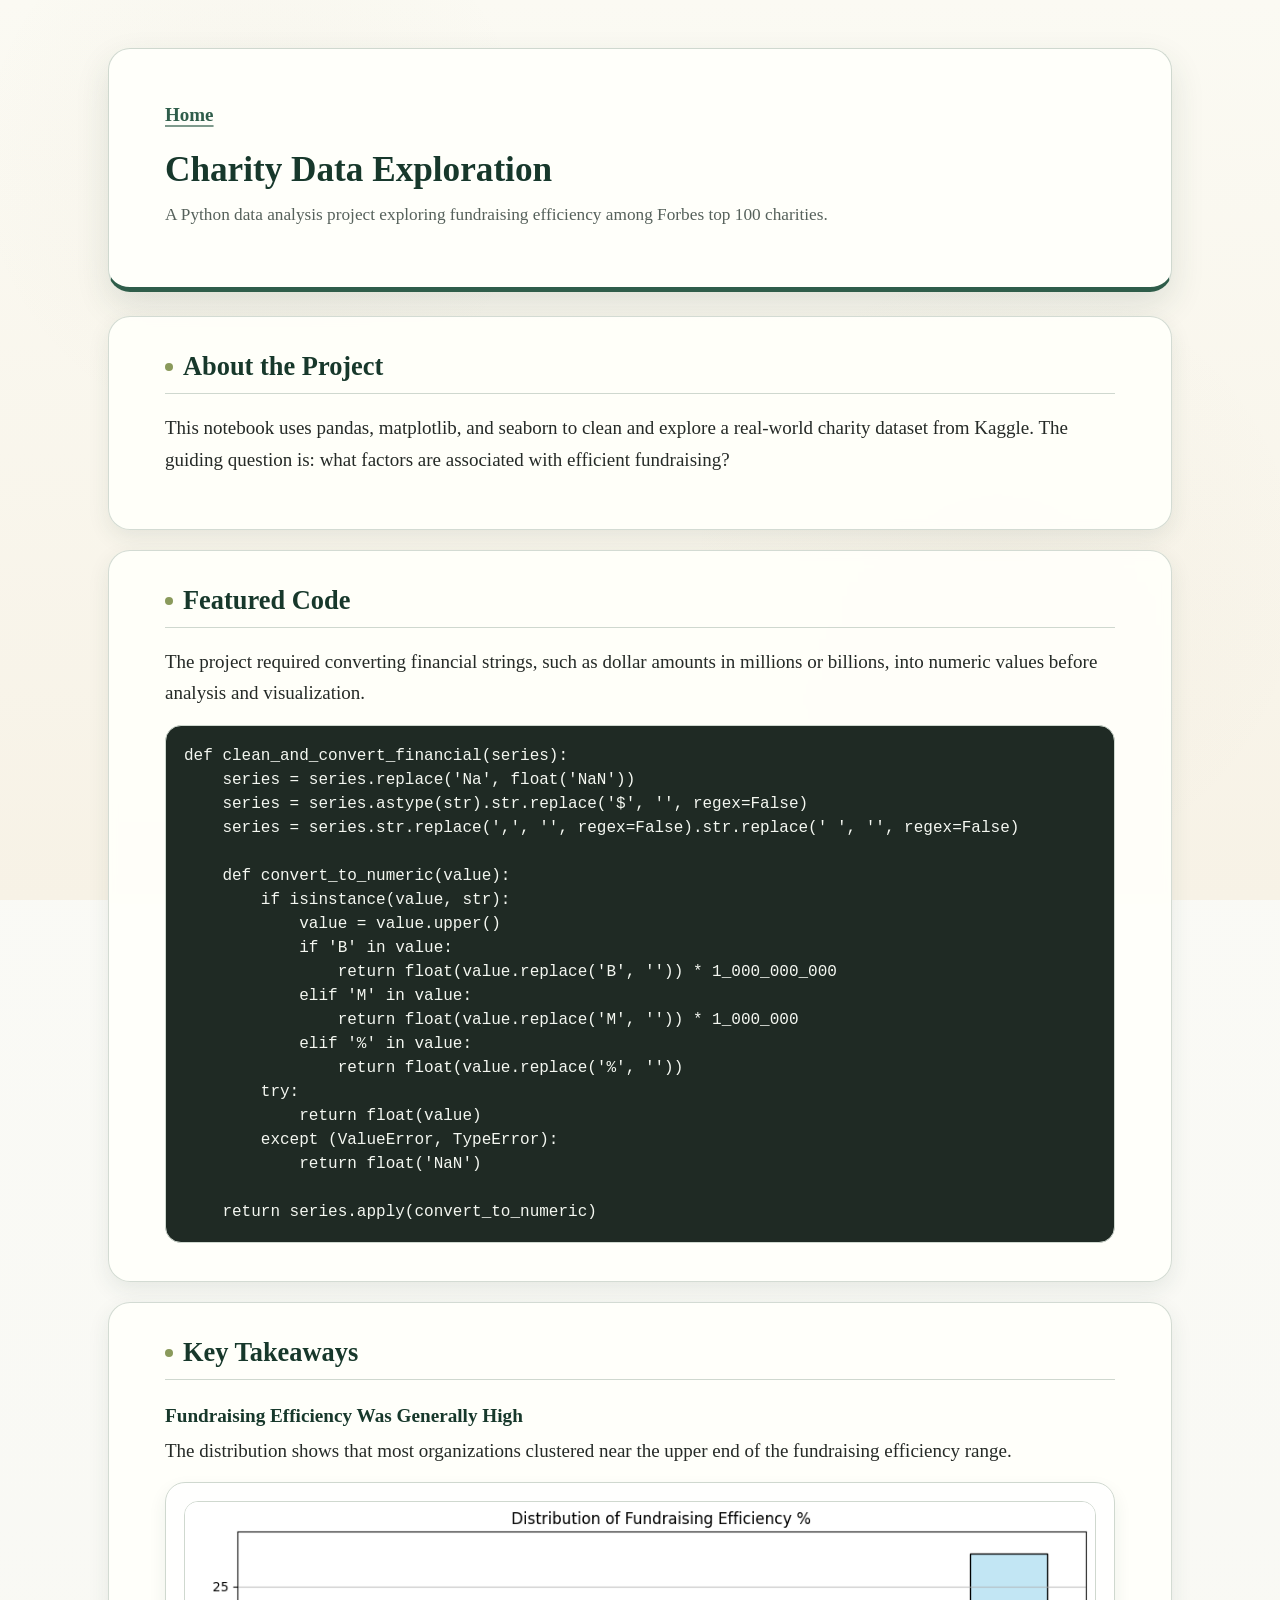
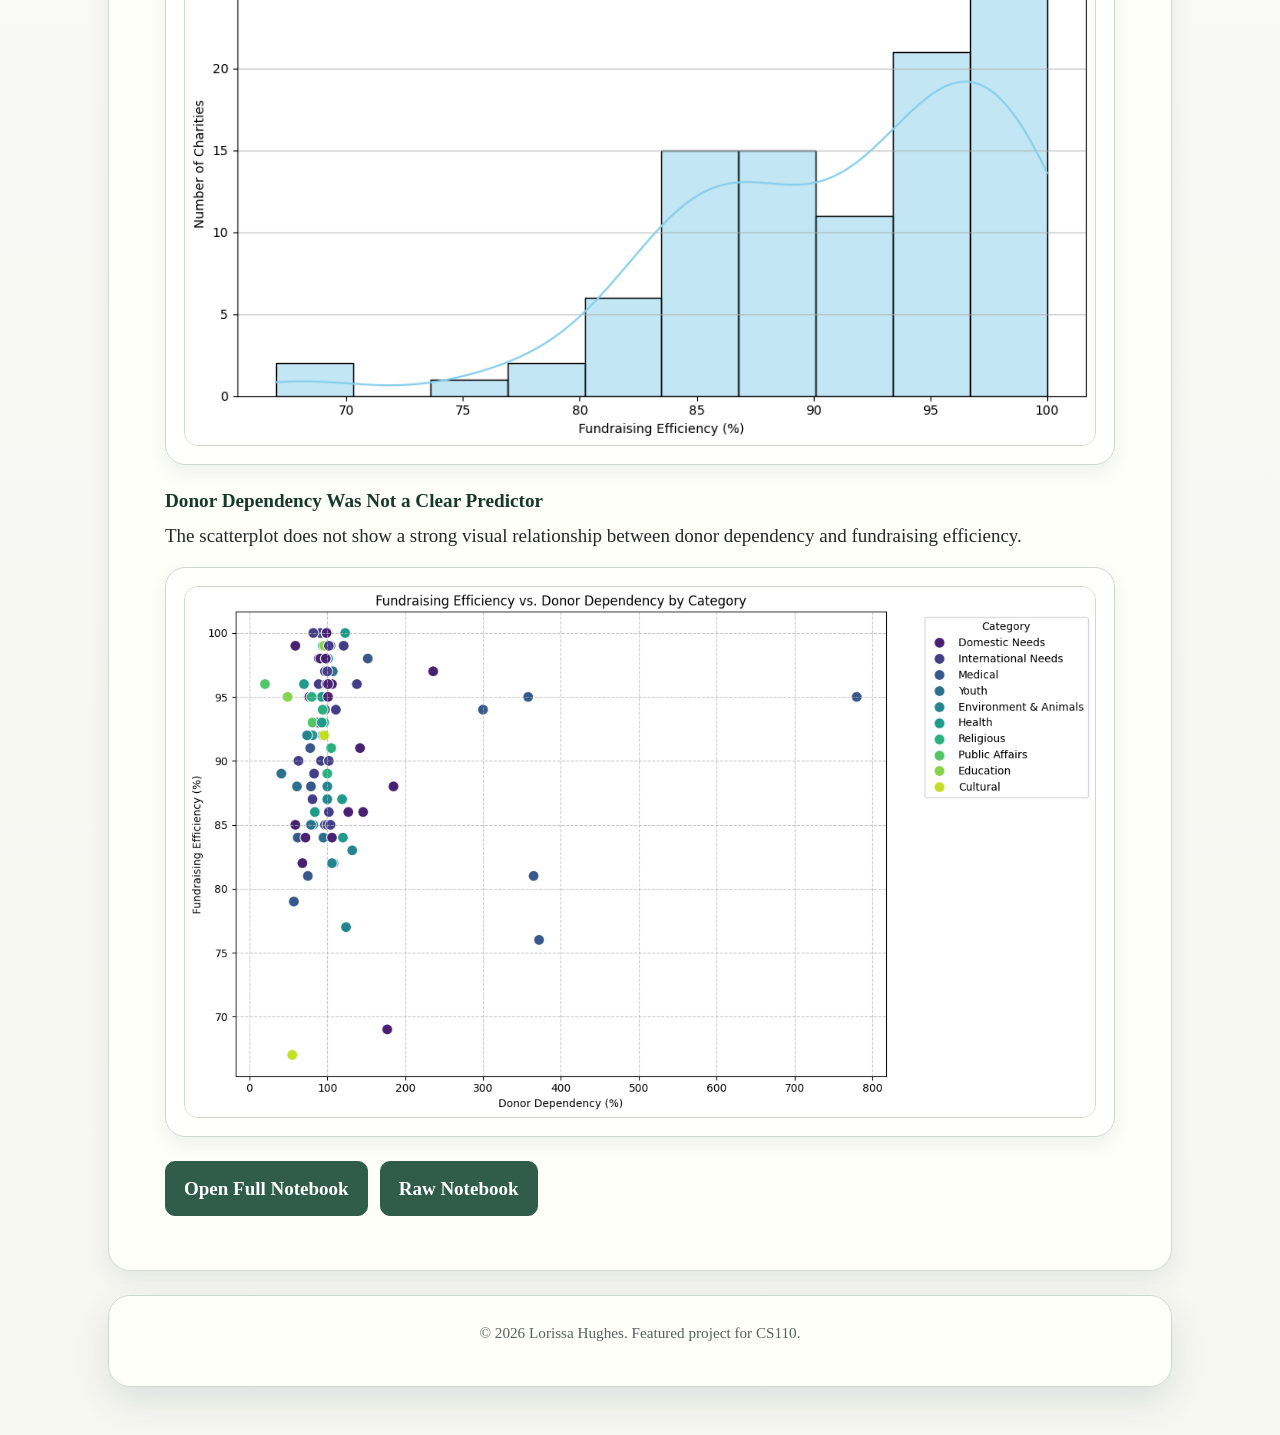
<file: charity-data-exploration.html>
<!DOCTYPE html>
<html lang="en">
<head>
    <meta charset="UTF-8">
    <meta name="viewport" content="width=device-width, initial-scale=1.0">
    <title>Charity Data Exploration</title>
    <link rel="stylesheet" href="project8-styles.css?v=32">
</head>
<body class="project-detail">
    <header>
        <p class="project-nav"><a href="index.html" title="Return to home page">Home</a></p>
        <h1>Charity Data Exploration</h1>
        <p class="subtitle">A Python data analysis project exploring fundraising efficiency among Forbes top 100 charities.</p>
    </header>

    <main class="project-page">
        <section>
            <h2>About the Project</h2>
            <p>
                This notebook uses pandas, matplotlib, and seaborn to clean and explore a
                real-world charity dataset from Kaggle. The guiding question is: what factors
                are associated with efficient fundraising?
            </p>
        </section>

        <section>
            <h2>Featured Code</h2>
            <p>
                The project required converting financial strings, such as dollar amounts in
                millions or billions, into numeric values before analysis and visualization.
            </p>
            <pre class="code-sample"><code>def clean_and_convert_financial(series):
    series = series.replace('Na', float('NaN'))
    series = series.astype(str).str.replace('$', '', regex=False)
    series = series.str.replace(',', '', regex=False).str.replace(' ', '', regex=False)

    def convert_to_numeric(value):
        if isinstance(value, str):
            value = value.upper()
            if 'B' in value:
                return float(value.replace('B', '')) * 1_000_000_000
            elif 'M' in value:
                return float(value.replace('M', '')) * 1_000_000
            elif '%' in value:
                return float(value.replace('%', ''))
        try:
            return float(value)
        except (ValueError, TypeError):
            return float('NaN')

    return series.apply(convert_to_numeric)</code></pre>
        </section>

        <section>
            <h2>Key Takeaways</h2>
            <h3>Fundraising Efficiency Was Generally High</h3>
            <p>
                The distribution shows that most organizations clustered near the upper
                end of the fundraising efficiency range.
            </p>
            <div class="graph-bubble">
                <img src="charity-efficiency.png" alt="Histogram showing the distribution of fundraising efficiency percentages">
            </div>

            <h3>Donor Dependency Was Not a Clear Predictor</h3>
            <p>
                The scatterplot does not show a strong visual relationship between donor
                dependency and fundraising efficiency.
            </p>
            <div class="graph-bubble">
                <img src="charity-donor-dependency.png" alt="Scatterplot comparing fundraising efficiency and donor dependency by charity category">
            </div>
            <p class="project-actions">
                <a class="button" href="project6-full-notebook.html" title="Open the full Charity Data Exploration notebook with outputs">Open Full Notebook</a>
                <a class="button" href="project6-2.ipynb" title="Open the raw Charity Data Exploration notebook file">Raw Notebook</a>
            </p>
        </section>
    </main>

    <footer>
        <p>&copy; 2026 Lorissa Hughes. Featured project for CS110.</p>
    </footer>
</body>
</html>
</file>
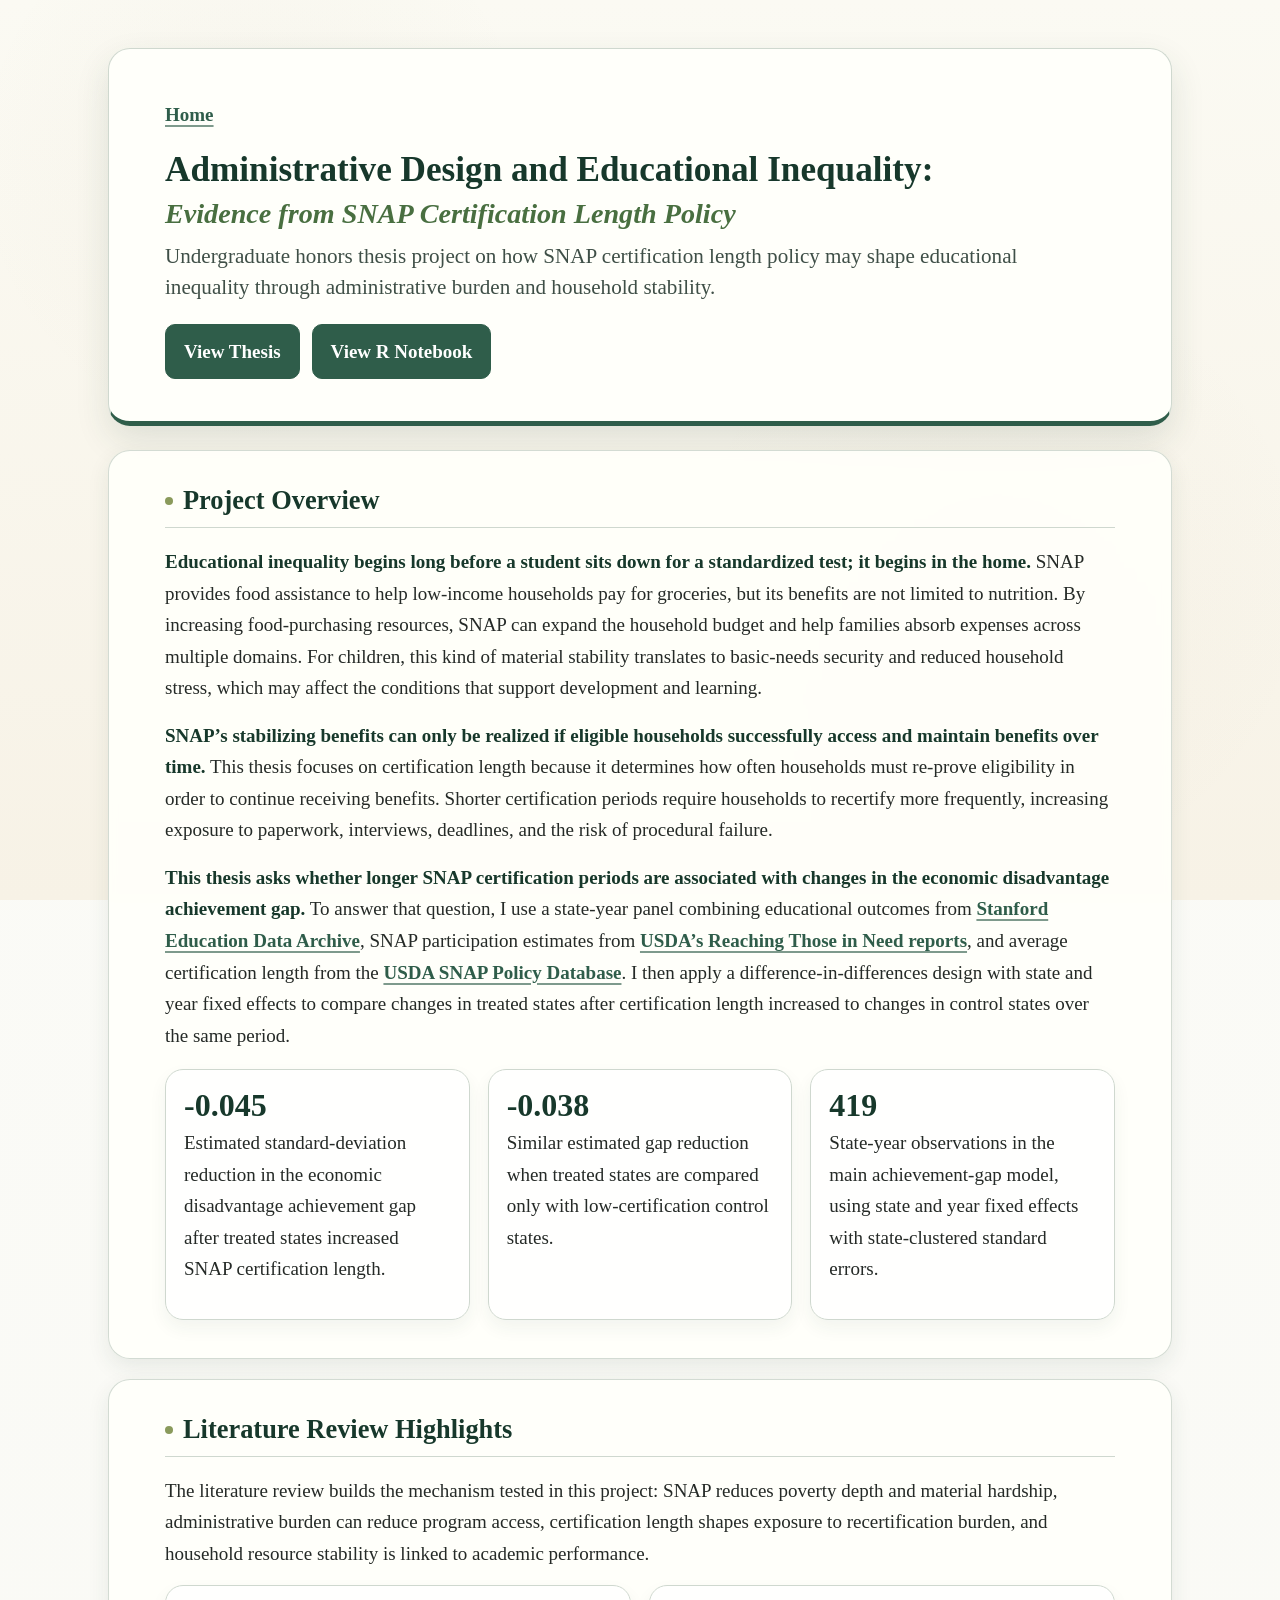
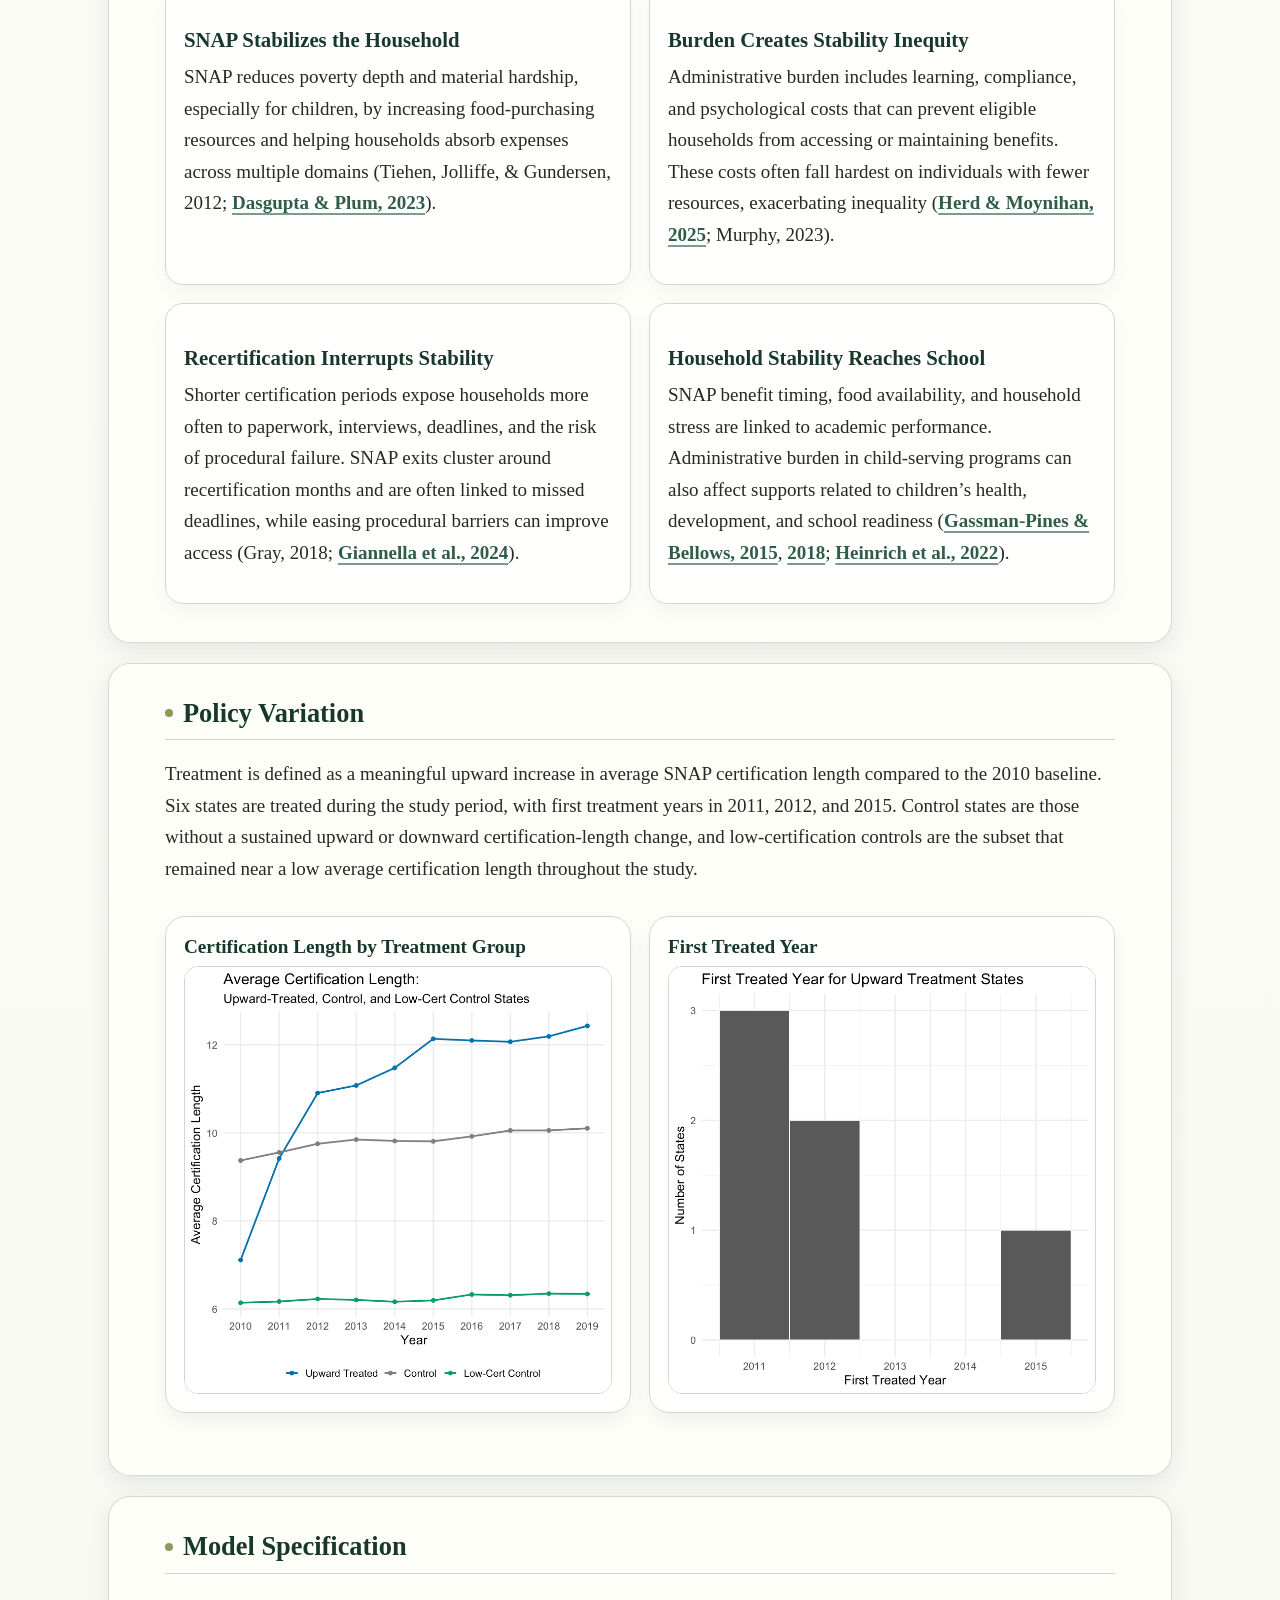
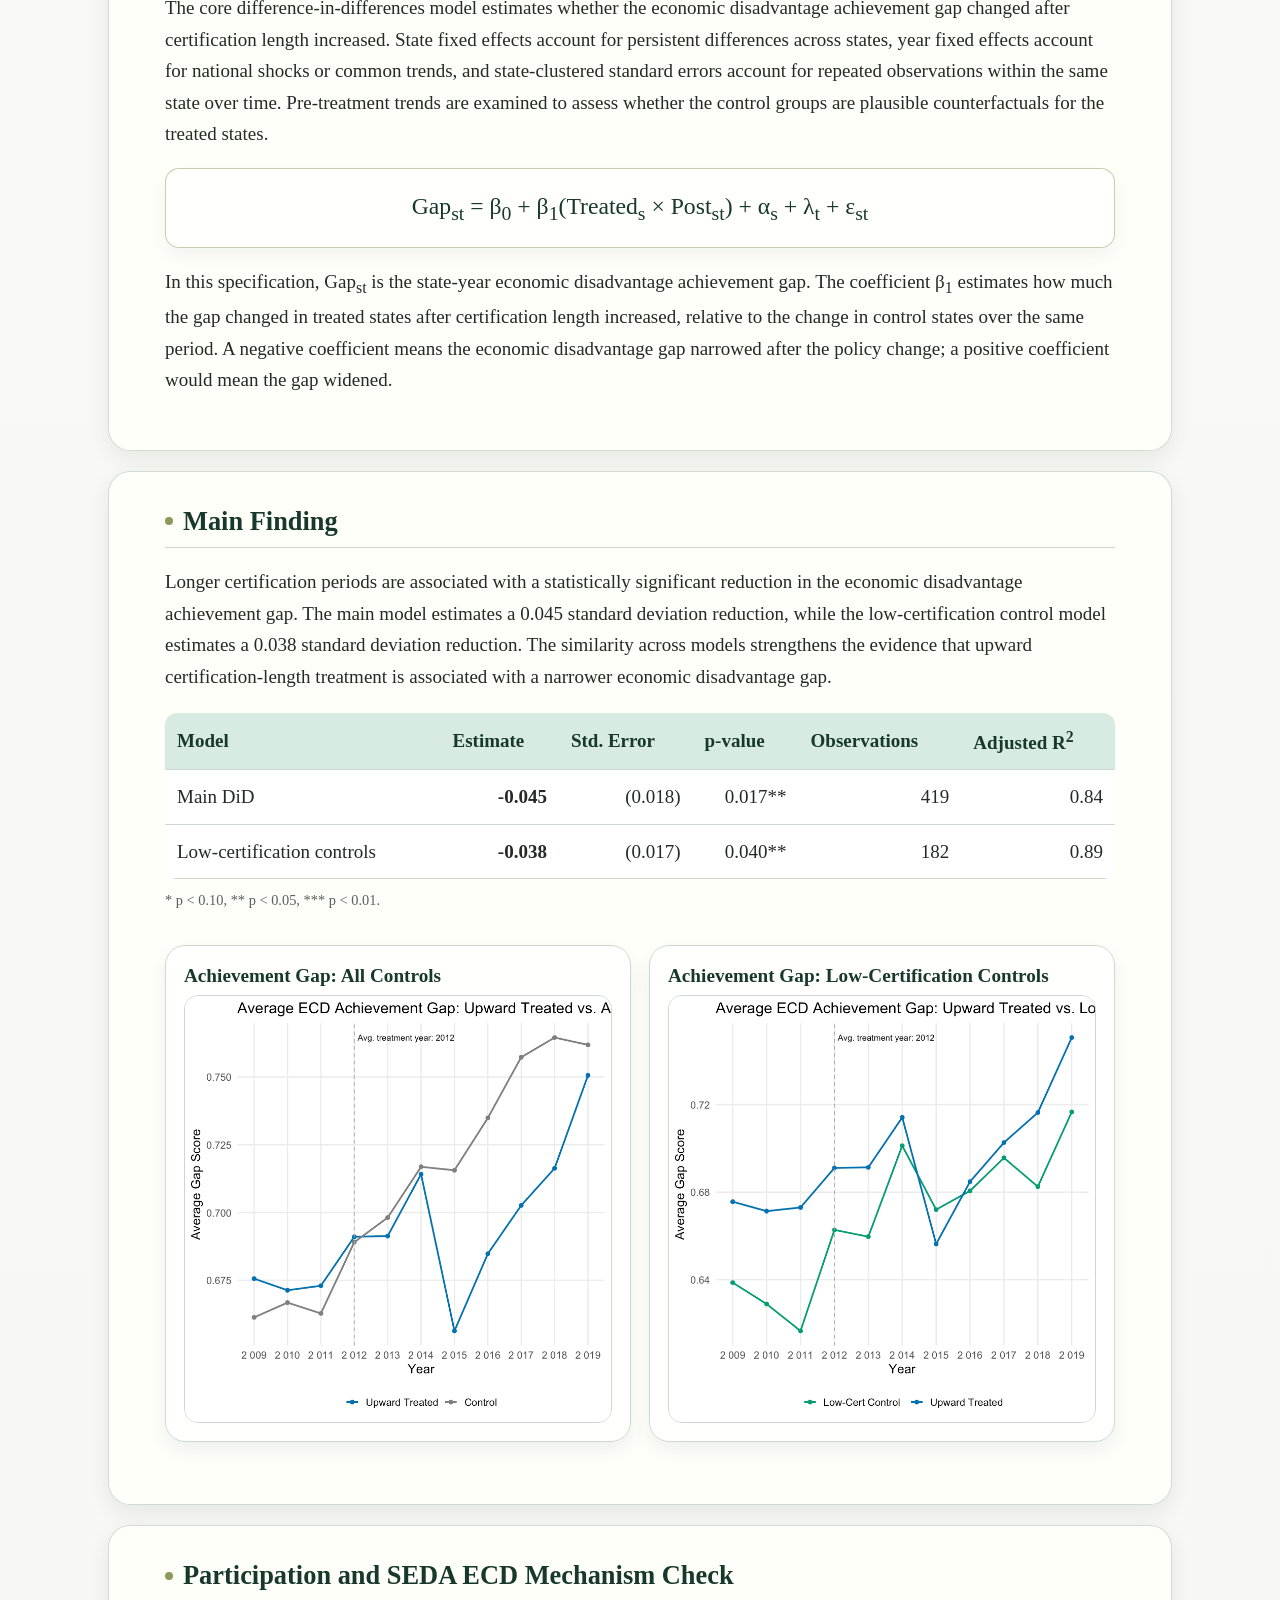
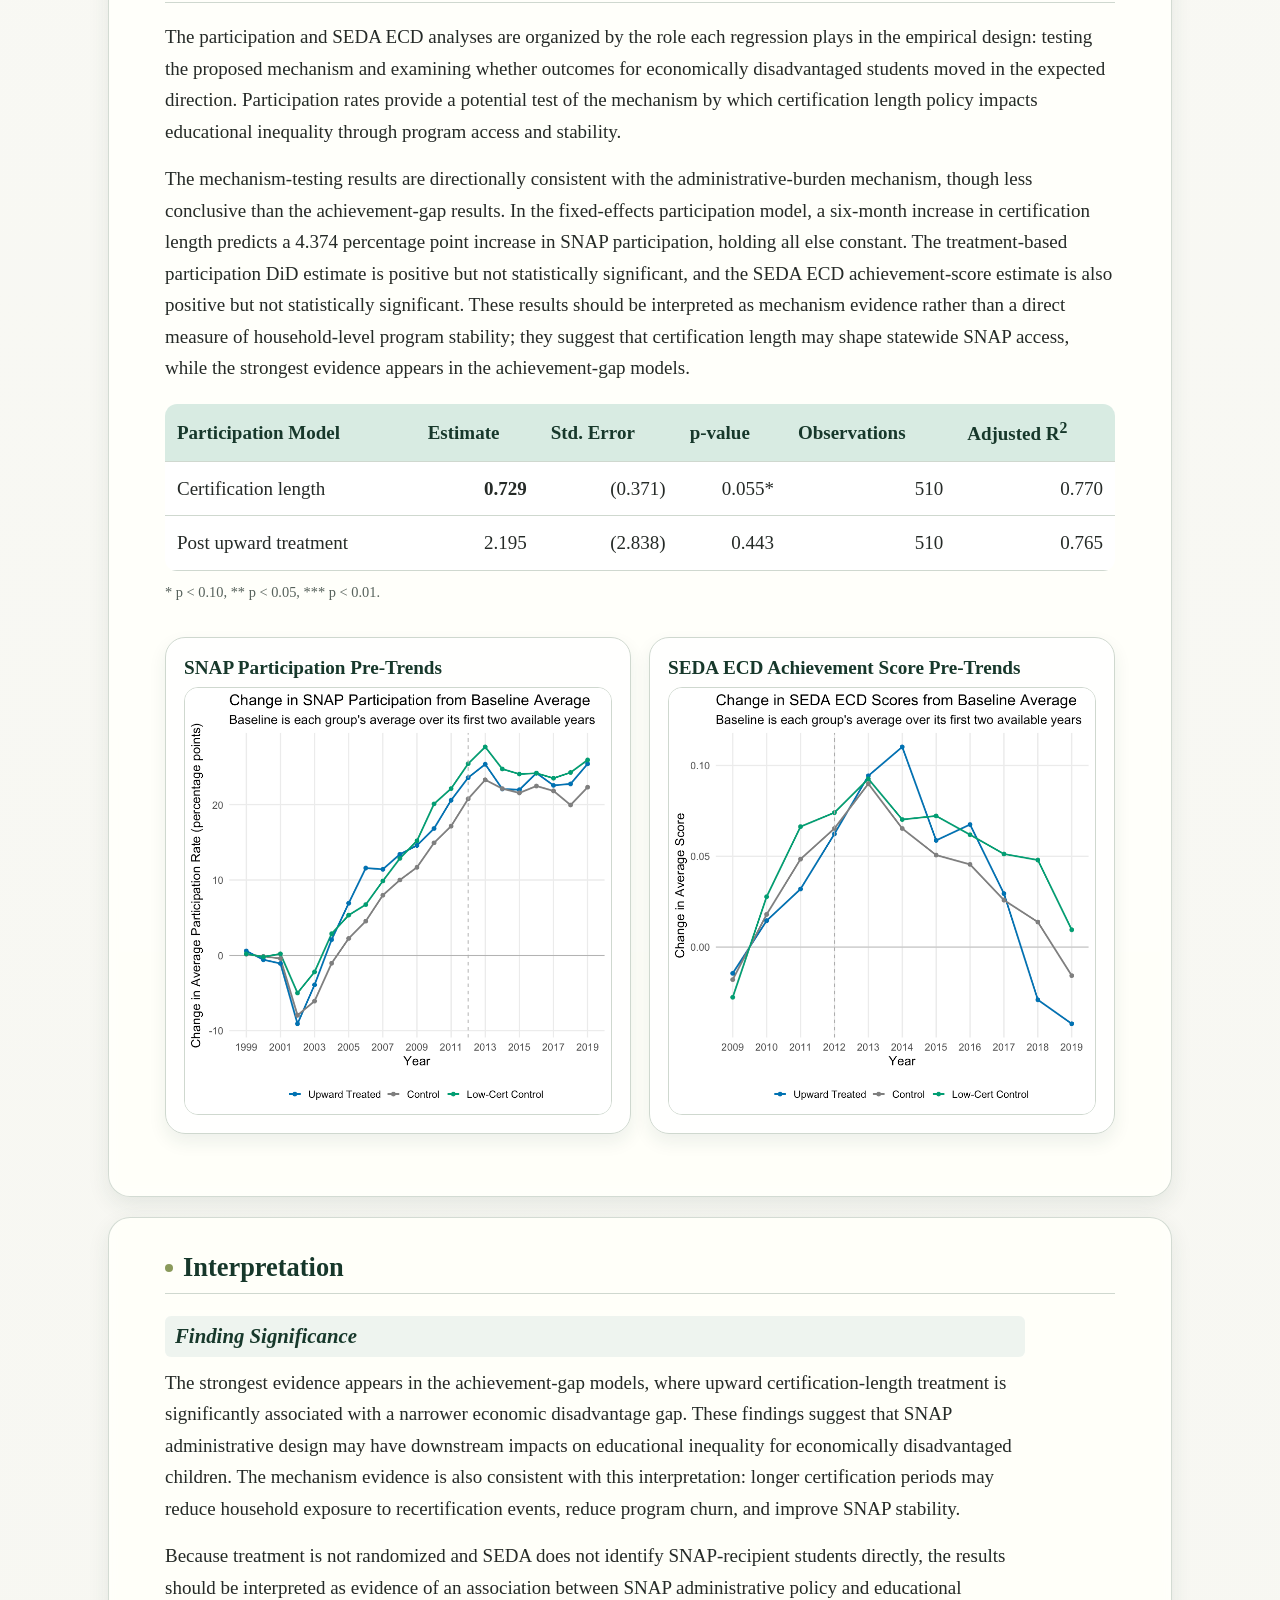
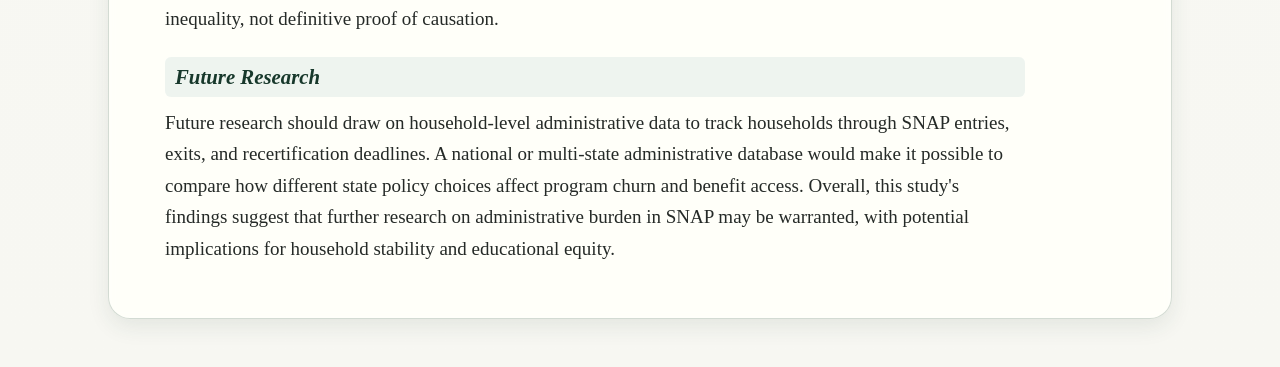
<file: honors-thesis-snap-revised.html>
<!DOCTYPE html>

<html lang="en">
<head>
<meta charset="utf-8"/>
<meta content="width=device-width, initial-scale=1.0" name="viewport"/>
<title>Honors Thesis: SNAP Certification Policy and Educational Inequality</title>
<link href="project8-styles.css?v=32" rel="stylesheet"/>
</head>
<body class="project-detail">
<header>
<p class="project-nav"><a href="index.html" title="Return to home page">Home</a></p>
<h1 class="thesis-title">
<span>Administrative Design and Educational Inequality:</span>
<span class="thesis-title-subtitle">Evidence from SNAP Certification Length Policy</span>
</h1>
<p class="subtitle thesis-subtitle">Undergraduate honors thesis project on how SNAP certification length policy may shape educational inequality through administrative burden and household stability.</p>
<div class="project-actions thesis-actions">
<a class="button" href="Hughes_thesis_2026.pdf" title="Open the full honors thesis PDF">View Thesis</a>
<a class="button" href="snap-study-full-notebook.html" title="Open the full research notebook with outputs">View R Notebook</a>
</div>
</header>
<main class="project-page thesis-page">
<section class="project-overview">
<h2>Project Overview</h2><p><span class="overview-lead">Educational inequality begins long before a student sits down for a standardized test; it begins in the home.</span> SNAP provides food assistance to help low-income households pay for groceries, but its benefits are not limited to nutrition. By increasing food-purchasing resources, SNAP can expand the household budget and help families absorb expenses across multiple domains. For children, this kind of material stability translates to basic-needs security and reduced household stress, which may affect the conditions that support development and learning.</p><p><span class="overview-lead">SNAP’s stabilizing benefits can only be realized if eligible households successfully access and maintain benefits over time.</span> This thesis focuses on certification length because it determines how often households must re-prove eligibility in order to continue receiving benefits. Shorter certification periods require households to recertify more frequently, increasing exposure to paperwork, interviews, deadlines, and the risk of procedural failure.</p><p><span class="overview-lead">This thesis asks whether longer SNAP certification periods are associated with changes in the economic disadvantage achievement gap.</span> To answer that question, I use a state-year panel combining educational outcomes from <a href="https://purl.stanford.edu/xh833nn4025">Stanford Education Data Archive</a>, SNAP participation estimates from <a href="https://www.fns.usda.gov/research/snap/state-participation-rates">USDA’s Reaching Those in Need reports</a>, and average certification length from the <a href="https://www.ers.usda.gov/data-products/snap-policy-data-sets">USDA SNAP Policy Database</a>. I then apply a difference-in-differences design with state and year fixed effects to compare changes in treated states after certification length increased to changes in control states over the same period.</p>


<div class="metric-grid">
<div class="metric-card">
<p class="metric-value">-0.045</p>
<p>Estimated standard-deviation reduction in the economic disadvantage achievement gap after treated states increased SNAP certification length.</p>
</div>
<div class="metric-card">
<p class="metric-value">-0.038</p>
<p>Similar estimated gap reduction when treated states are compared only with low-certification control states.</p>
</div>
<div class="metric-card">
<p class="metric-value">419</p>
<p>State-year observations in the main achievement-gap model, using state and year fixed effects with state-clustered standard errors.</p>
</div>
</div>
</section>
<section>
<h2>Literature Review Highlights</h2>
<p>
                The literature review builds the mechanism tested in this project: SNAP reduces poverty depth and material hardship, administrative burden can reduce program access, certification length shapes exposure to recertification burden, and household resource stability is linked to academic performance.
            </p>
<div class="evidence-grid">
<div class="evidence-card">
<h3>SNAP Stabilizes the Household</h3>
<p>SNAP reduces poverty depth and material hardship, especially for children, by increasing food-purchasing resources and helping households absorb expenses across multiple domains (Tiehen, Jolliffe, &amp; Gundersen, 2012; <a href="https://doi.org/10.17016/feds.2023.046">Dasgupta &amp; Plum, 2023</a>).</p>
</div>
<div class="evidence-card">
<h3>Burden Creates Stability Inequity</h3>
<p>Administrative burden includes learning, compliance, and psychological costs that can prevent eligible households from accessing or maintaining benefits. These costs often fall hardest on individuals with fewer resources, exacerbating inequality (<a href="https://doi.org/10.1257/jep.20231394">Herd &amp; Moynihan, 2025</a>; Murphy, 2023).</p>
</div>
<div class="evidence-card">
<h3>Recertification Interrupts Stability</h3>
<p>Shorter certification periods expose households more often to paperwork, interviews, deadlines, and the risk of procedural failure. SNAP exits cluster around recertification months and are often linked to missed deadlines, while easing procedural barriers can improve access (Gray, 2018; <a href="https://doi.org/10.1257/pol.20220701">Giannella et al., 2024</a>).</p>
</div>
<div class="evidence-card">
<h3>Household Stability Reaches School</h3>
<p>SNAP benefit timing, food availability, and household stress are linked to academic performance. Administrative burden in child-serving programs can also affect supports related to children’s health, development, and school readiness (<a href="https://doi.org/10.2139/ssrn.2701380">Gassman-Pines &amp; Bellows, 2015</a>, <a href="https://doi.org/10.3102/0002831218761337">2018</a>; <a href="https://doi.org/10.1002/pam.22324">Heinrich et al., 2022</a>).</p>
</div>
</div>
</section>
<section>
<h2>Policy Variation</h2>
<p>
                Treatment is defined as a meaningful upward increase in average SNAP certification length compared to the 2010 baseline. Six states are treated during the study period, with first treatment years in 2011, 2012, and 2015. Control states are those without a sustained upward or downward certification-length change, and low-certification controls are the subset that remained near a low average certification length throughout the study.
            </p>
<div class="plot-grid">
<div class="graph-bubble">
<h3>Certification Length by Treatment Group</h3>
<img alt="Average SNAP certification length trends by treatment group" src="snap-cert-treatment-groups.png"/>
</div>
<div class="graph-bubble">
<h3>First Treated Year</h3>
<img alt="Distribution of first treated year among upward-treated states" src="snap-first-treated-year.png"/>
</div>
</div>
</section>
<section>
<h2>Model Specification</h2>
<p>
                The core difference-in-differences model estimates whether the economic disadvantage achievement gap changed after certification length increased. State fixed effects account for persistent differences across states, year fixed effects account for national shocks or common trends, and state-clustered standard errors account for repeated observations within the same state over time. Pre-treatment trends are examined to assess whether the control groups are plausible counterfactuals for the treated states.
            </p>
<div aria-label="Difference-in-differences model specification" class="model-spec">
<span class="model-equation">
                    Gap<sub>st</sub> = β<sub>0</sub> + β<sub>1</sub>(Treated<sub>s</sub> × Post<sub>st</sub>) + α<sub>s</sub> + λ<sub>t</sub> + ε<sub>st</sub>
</span>
</div>
<p>
                In this specification, Gap<sub>st</sub> is the state-year economic disadvantage achievement gap. The coefficient β<sub>1</sub> estimates how much the gap changed in treated states after certification length increased, relative to the change in control states over the same period. A negative coefficient means the economic disadvantage gap narrowed after the policy change; a positive coefficient would mean the gap widened.
            </p>
</section>
<section>
<h2>Main Finding</h2>
<p>
                Longer certification periods are associated with a statistically significant reduction in the economic disadvantage achievement gap. The main model estimates a 0.045 standard deviation reduction, while the low-certification control model estimates a 0.038 standard deviation reduction. The similarity across models strengthens the evidence that upward certification-length treatment is associated with a narrower economic disadvantage gap.
            </p>
<table>
<thead>
<tr>
<th>Model</th>
<th>Estimate</th>
<th>Std. Error</th>
<th>p-value</th>
<th>Observations</th>
<th>Adjusted R<sup>2</sup></th>
</tr>
</thead>
<tbody>
<tr>
<td>Main DiD</td>
<td><strong>-0.045</strong></td>
<td>(0.018)</td>
<td>0.017**</td>
<td>419</td>
<td>0.84</td>
</tr>
<tr>
<td>Low-certification controls</td>
<td><strong>-0.038</strong></td>
<td>(0.017)</td>
<td>0.040**</td>
<td>182</td>
<td>0.89</td>
</tr>
</tbody>
</table>
<p class="table-note">* p &lt; 0.10, ** p &lt; 0.05, *** p &lt; 0.01.</p>
<div class="plot-grid">
<div class="graph-bubble">
<h3>Achievement Gap: All Controls</h3>
<img alt="Economic disadvantage achievement gap trends for treated states and all controls" src="snap-gap-all-controls.png"/>
</div>
<div class="graph-bubble">
<h3>Achievement Gap: Low-Certification Controls</h3>
<img alt="Economic disadvantage achievement gap trends for treated states and low-certification controls" src="snap-gap-low-controls.png"/>
</div>
</div>
</section>
<section>
<h2>Participation and SEDA ECD Mechanism Check</h2><p>The participation and SEDA ECD analyses are organized by the role each regression plays in the empirical design: testing the proposed mechanism and examining whether outcomes for economically disadvantaged students moved in the expected direction. Participation rates provide a potential test of the mechanism by which certification length policy impacts educational inequality through program access and stability.</p><p>The mechanism-testing results are directionally consistent with the administrative-burden mechanism, though less conclusive than the achievement-gap results. In the fixed-effects participation model, a six-month increase in certification length predicts a 4.374 percentage point increase in SNAP participation, holding all else constant. The treatment-based participation DiD estimate is positive but not statistically significant, and the SEDA ECD achievement-score estimate is also positive but not statistically significant. These results should be interpreted as mechanism evidence rather than a direct measure of household-level program stability; they suggest that certification length may shape statewide SNAP access, while the strongest evidence appears in the achievement-gap models.</p>


<table>
<thead>
<tr>
<th>Participation Model</th>
<th>Estimate</th>
<th>Std. Error</th>
<th>p-value</th>
<th>Observations</th>
<th>Adjusted R<sup>2</sup></th>
</tr>
</thead>
<tbody>
<tr>
<td>Certification length</td>
<td><strong>0.729</strong></td>
<td>(0.371)</td>
<td>0.055*</td>
<td>510</td>
<td>0.770</td>
</tr>
<tr>
<td>Post upward treatment</td>
<td>2.195</td>
<td>(2.838)</td>
<td>0.443</td>
<td>510</td>
<td>0.765</td>
</tr>
</tbody>
</table>
<p class="table-note">* p &lt; 0.10, ** p &lt; 0.05, *** p &lt; 0.01.</p>
<div class="plot-grid">
<div class="graph-bubble">
<h3>SNAP Participation Pre-Trends</h3>
<img alt="Indexed SNAP participation pre-treatment trends" src="snap-participation-indexed-pretrend.png"/>
</div>
<div class="graph-bubble">
<h3>SEDA ECD Achievement Score Pre-Trends</h3>
<img alt="Indexed SEDA achievement score pre-treatment trends for economically disadvantaged students" src="snap-seda-ecd-indexed-pretrend.png"/>
</div>
</div>
</section>
<section class="interpretation-section">
<h2>Interpretation</h2>
<h3>Finding Significance</h3>
<p>
    The strongest evidence appears in the achievement-gap models, where upward certification-length treatment is significantly associated with a narrower economic disadvantage gap. These findings suggest that SNAP administrative design may have downstream impacts on educational inequality for economically disadvantaged children. The mechanism evidence is also consistent with this interpretation: longer certification periods may reduce household exposure to recertification events, reduce program churn, and improve SNAP stability. 
</p>  
<p> 
    Because treatment is not randomized and SEDA does not identify SNAP-recipient students directly, the results should be interpreted as evidence of an association between SNAP administrative policy and educational inequality, not definitive proof of causation.
</p>
<h3>Future Research</h3>
<p>
    Future research should draw on household-level administrative data to track households through SNAP entries, exits, and recertification deadlines. A national or multi-state administrative database would make it possible to compare how different state policy choices affect program churn and benefit access. Overall, this study's findings suggest that further research on administrative burden in SNAP may be warranted, with potential implications for household stability and educational equity.
</p>
</section>
</main>
</body>
</html>
</file>
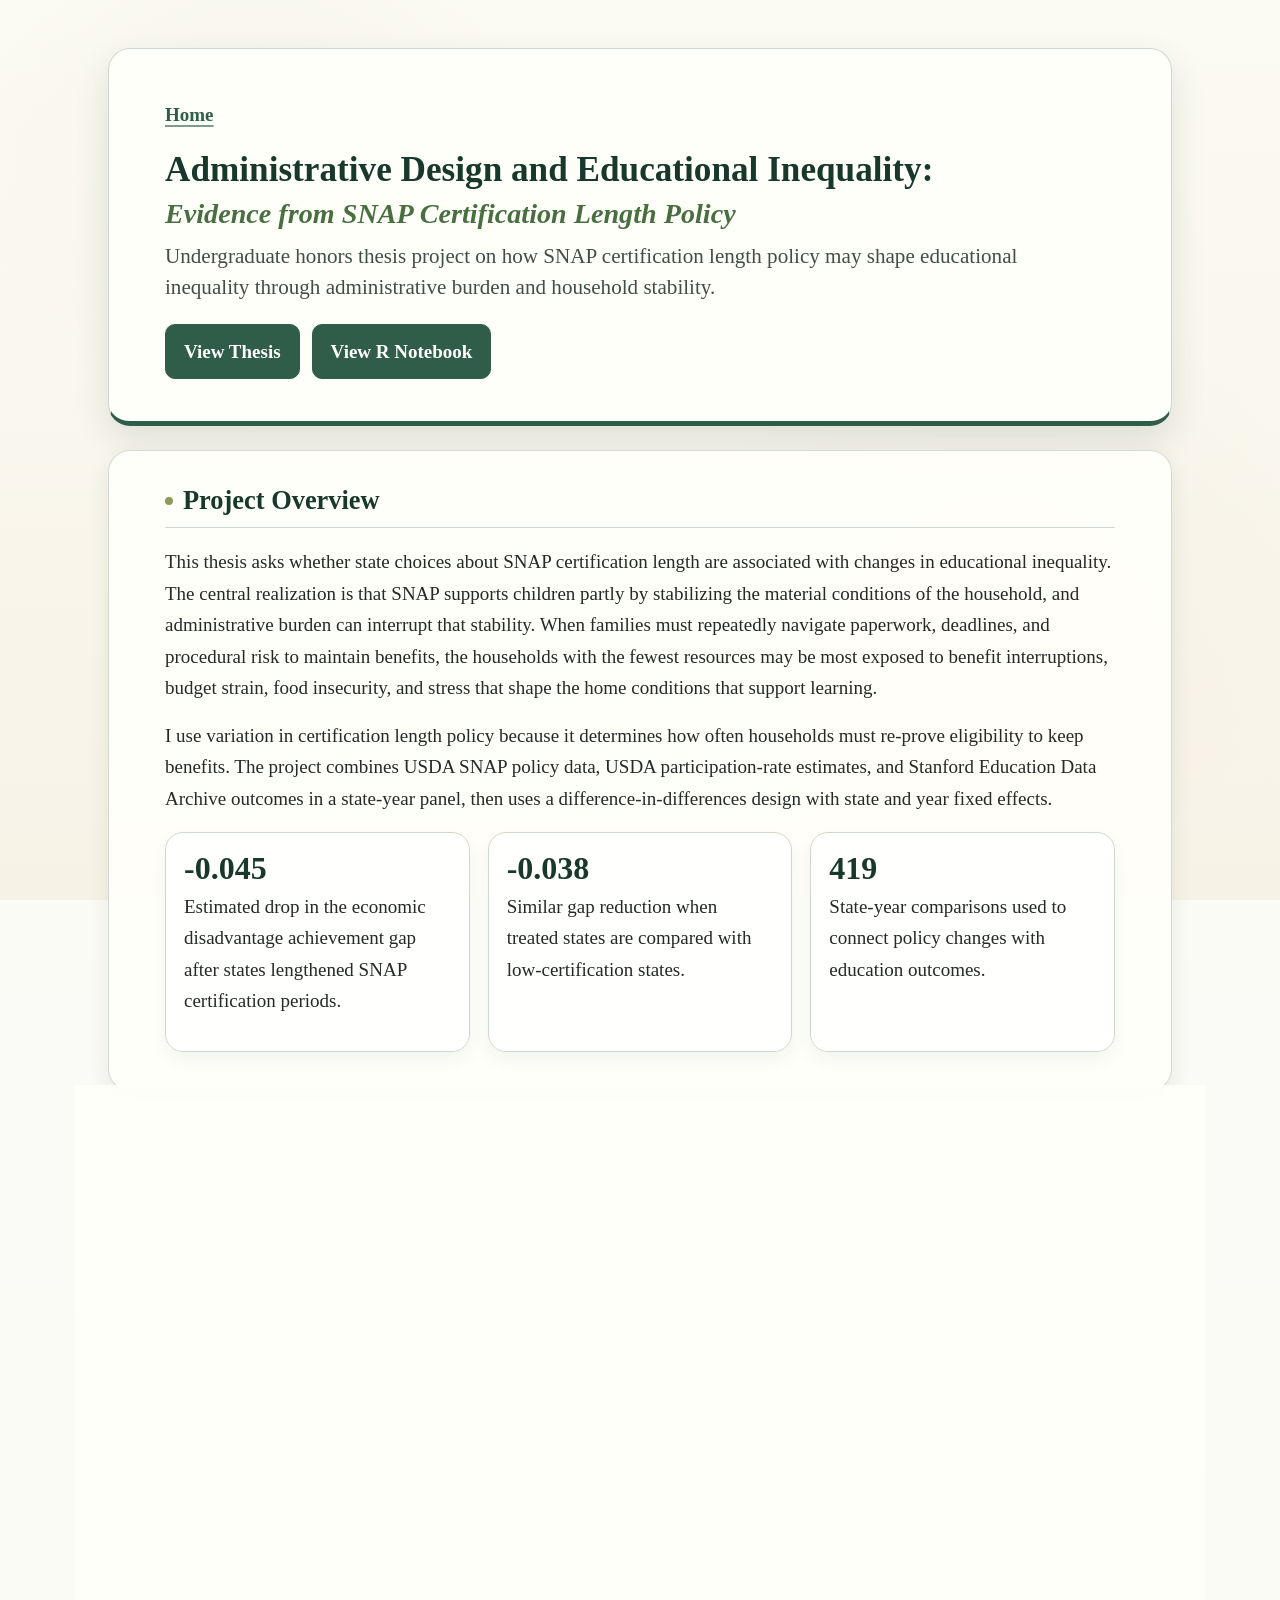
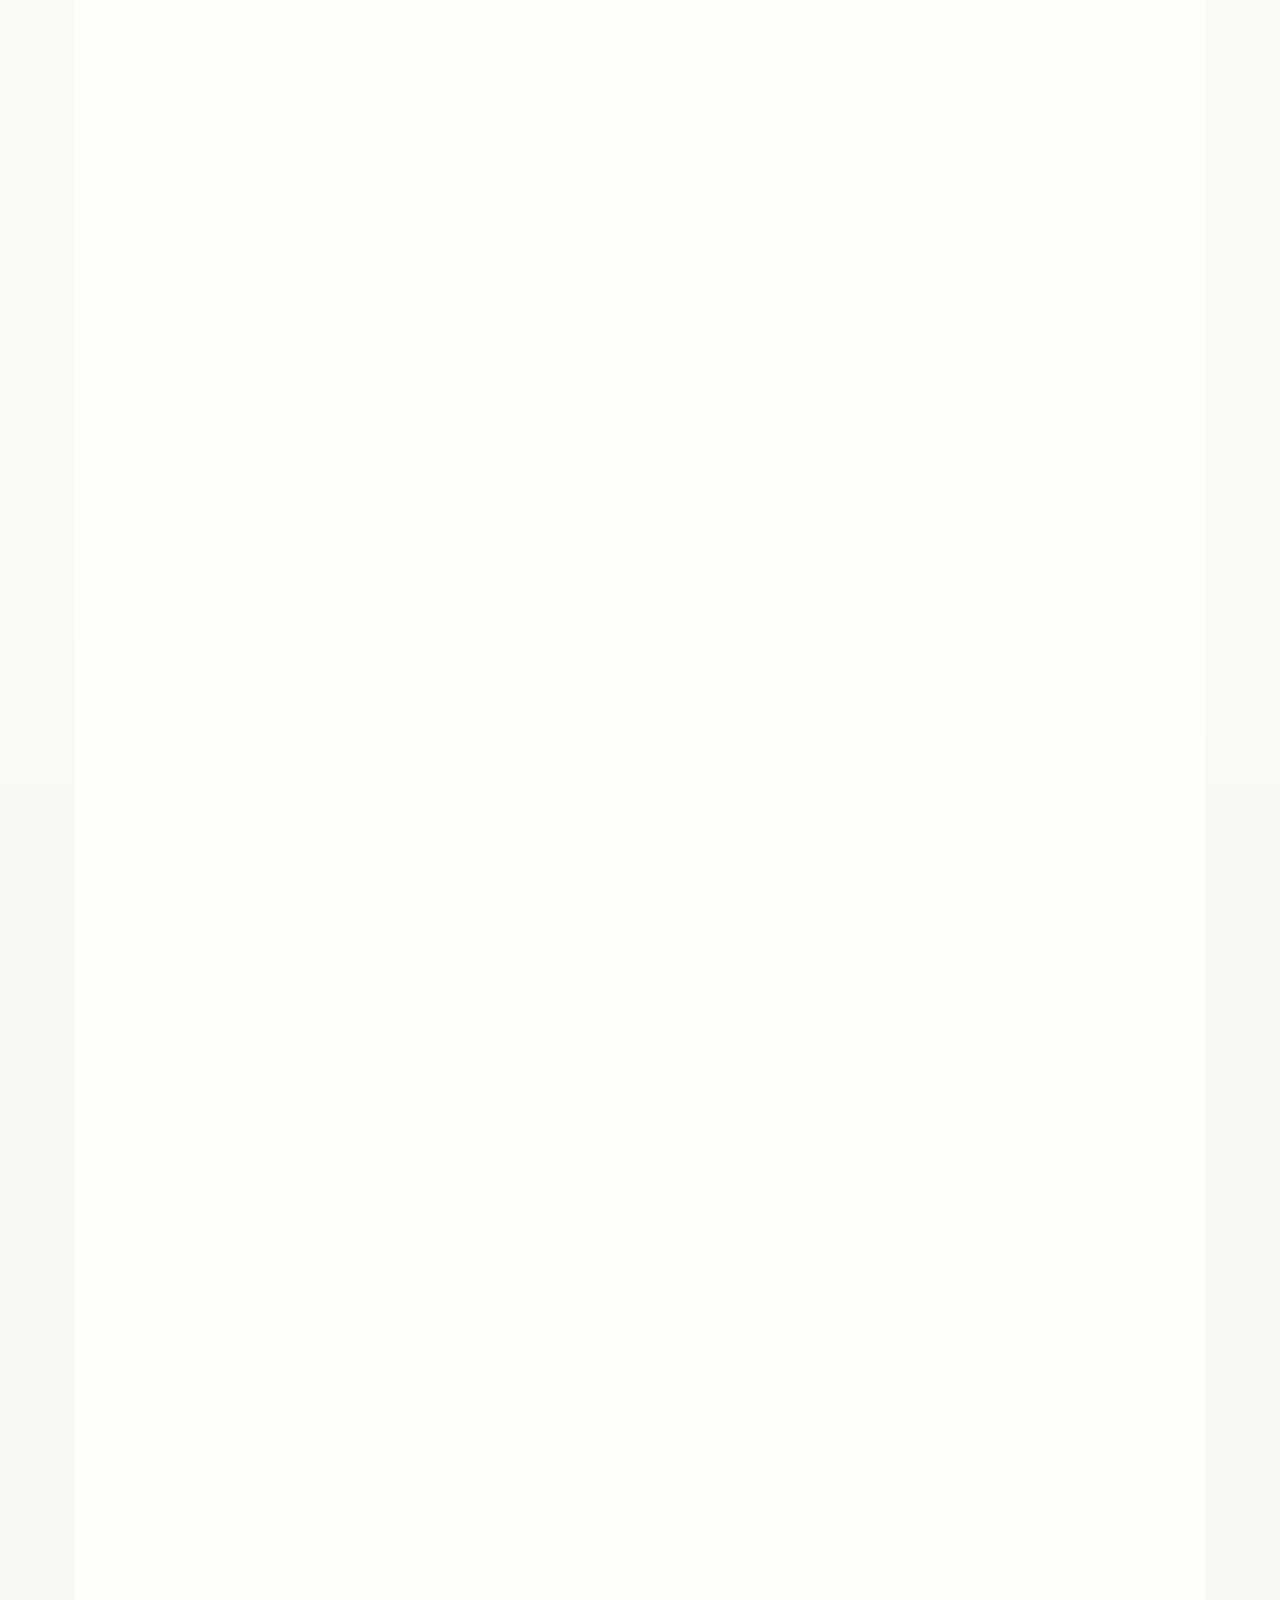
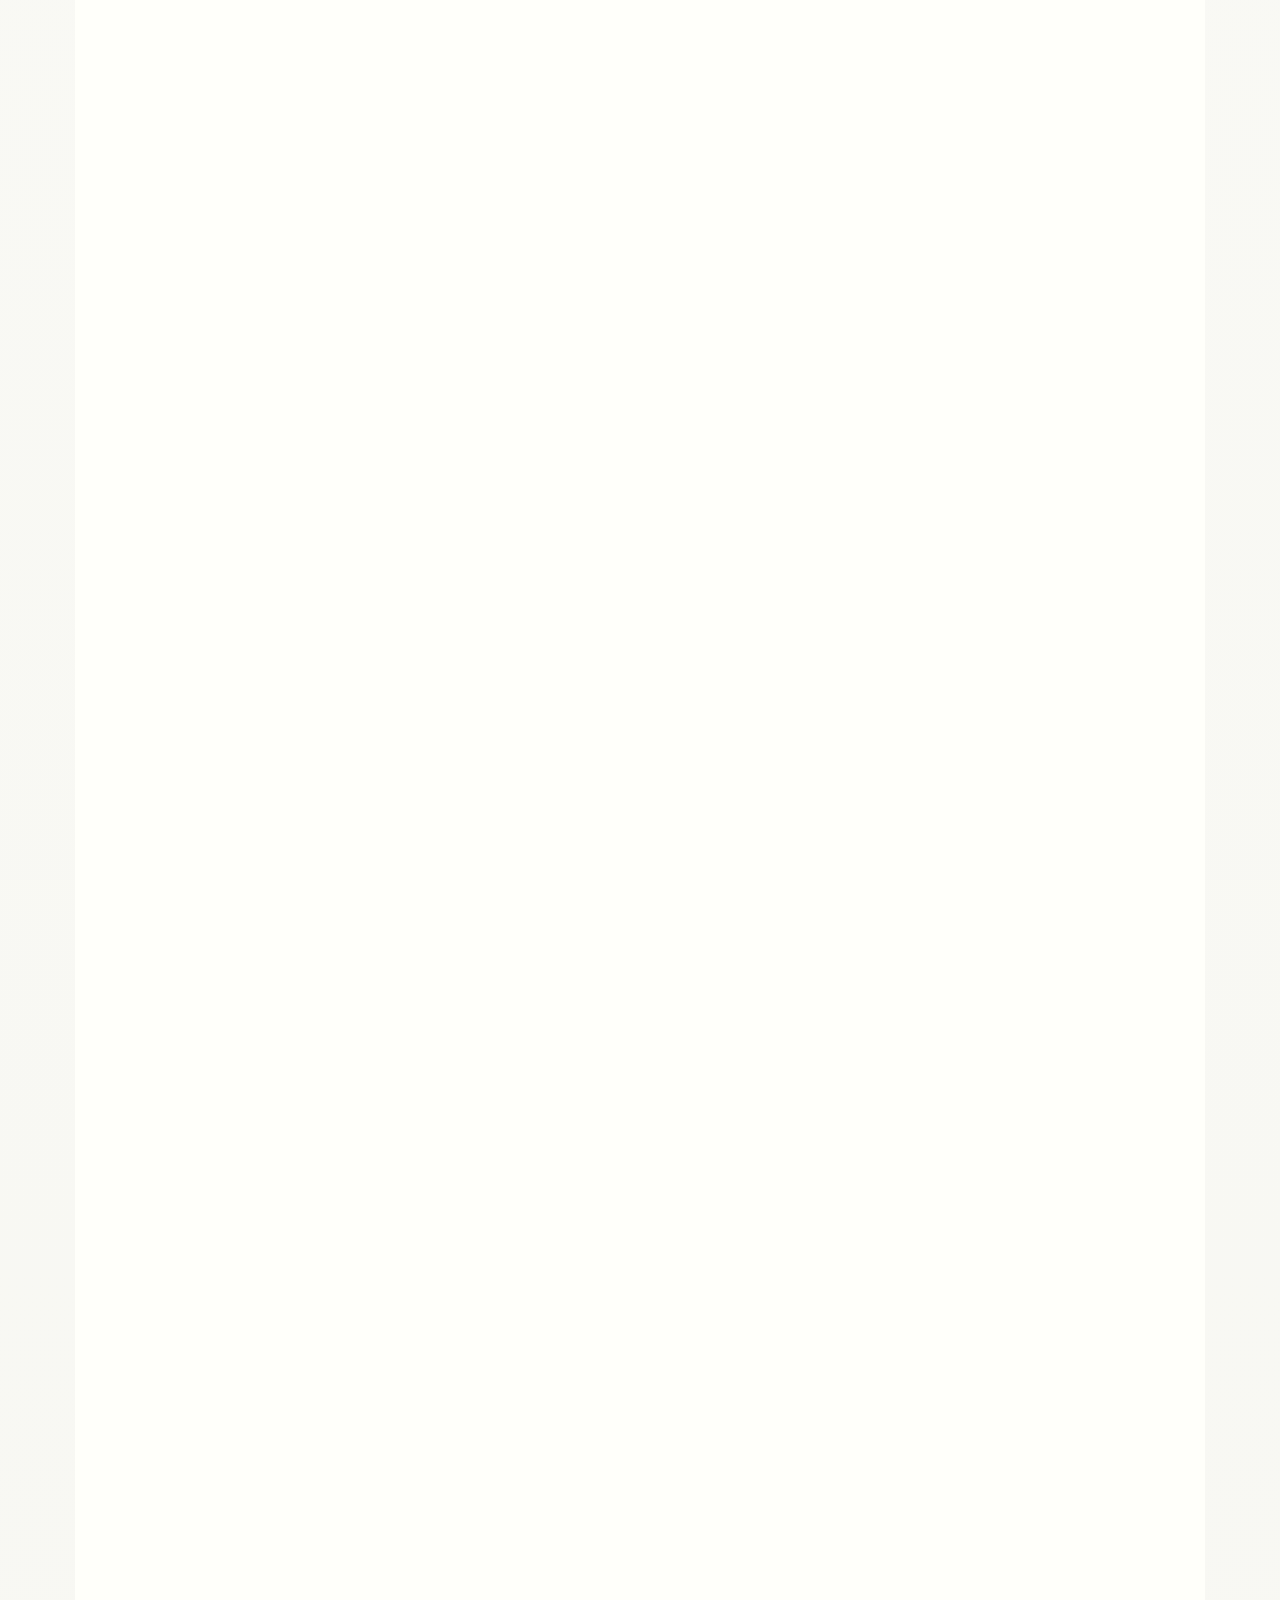
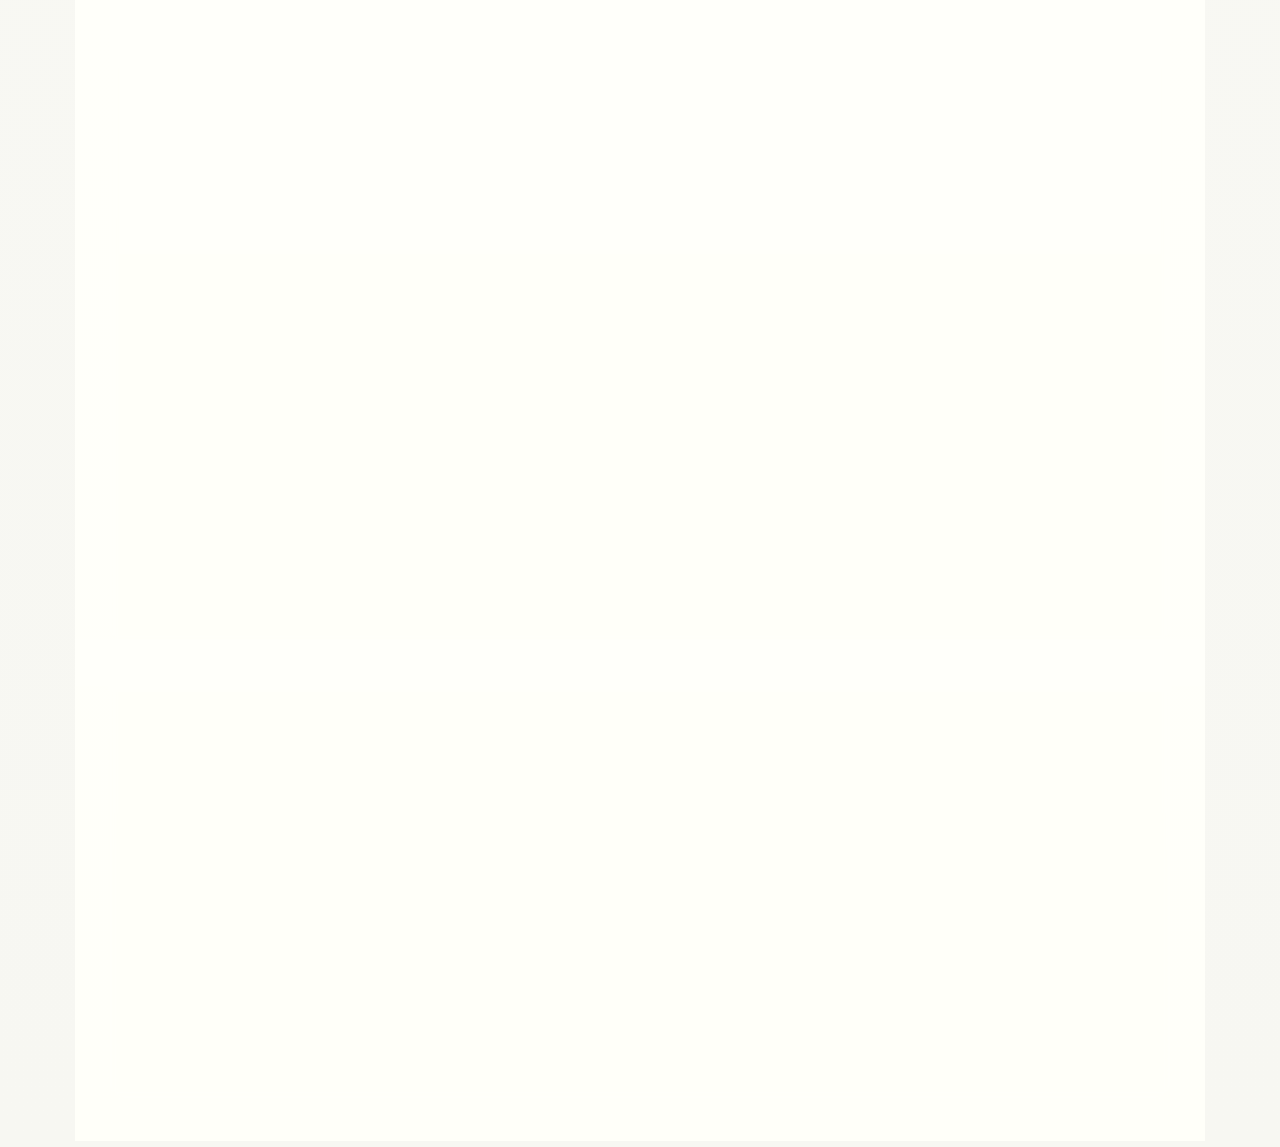
<file: honors-thesis-snap.html>
<!DOCTYPE html>
<html lang="en">
<head>
    <meta charset="UTF-8">
    <meta name="viewport" content="width=device-width, initial-scale=1.0">
    <title>Honors Thesis: SNAP Certification Policy and Educational Inequality</title>
    <link rel="stylesheet" href="project8-styles.css?v=32">
</head>
<body class="project-detail">
    <header>
        <p class="project-nav"><a href="index.html" title="Return to home page">Home</a></p>
        <h1 class="thesis-title">
            <span>Administrative Design and Educational Inequality:</span>
            <span class="thesis-title-subtitle">Evidence from SNAP Certification Length Policy</span>
        </h1>
        <p class="subtitle thesis-subtitle">Undergraduate honors thesis project on how SNAP certification length policy may shape educational inequality through administrative burden and household stability.</p>
        <div class="project-actions thesis-actions">
            <a class="button" href="Hughes_thesis_2026.pdf" title="Open the full honors thesis PDF">View Thesis</a>
            <a class="button" href="snap-study-full-notebook.html" title="Open the full research notebook with outputs">View R Notebook</a>
        </div>
    </header>

    <main class="project-page thesis-page">
        <section>
            <h2>Project Overview</h2>
            <p>
                This thesis asks whether state choices about SNAP certification length are associated with changes in educational inequality. The central realization is that SNAP supports children partly by stabilizing the material conditions of the household, and administrative burden can interrupt that stability. When families must repeatedly navigate paperwork, deadlines, and procedural risk to maintain benefits, the households with the fewest resources may be most exposed to benefit interruptions, budget strain, food insecurity, and stress that shape the home conditions that support learning.
            </p>
            <p>
                I use variation in certification length policy because it determines how often households must re-prove eligibility to keep benefits. The project combines USDA SNAP policy data, USDA participation-rate estimates, and Stanford Education Data Archive outcomes in a state-year panel, then uses a difference-in-differences design with state and year fixed effects.
            </p>
            <div class="metric-grid">
                <div class="metric-card">
                    <p class="metric-value">-0.045</p>
                    <p>Estimated drop in the economic disadvantage achievement gap after states lengthened SNAP certification periods.</p>
                </div>
                <div class="metric-card">
                    <p class="metric-value">-0.038</p>
                    <p>Similar gap reduction when treated states are compared with low-certification states.</p>
                </div>
                <div class="metric-card">
                    <p class="metric-value">419</p>
                    <p>State-year comparisons used to connect policy changes with education outcomes.</p>
                </div>
            </div>
        </section>

        <section>
            <h2>Literature Review Highlights</h2>
            <p>
                The literature review builds a pathway from administrative burden to educational inequality: SNAP administration affects benefit stability, benefit stability affects household stability, and household stability helps shape the learning conditions available to economically disadvantaged students.
            </p>
            <div class="evidence-grid">
                <div class="evidence-card">
                    <h3>SNAP Stabilizes the Household</h3>
                    <p>SNAP reduces poverty depth and material hardship, especially for households with children, by expanding food-purchasing resources and freeing scarce income for other needs (Tiehen, Jolliffe, & Gundersen, 2012; Dasgupta & Plum, 2023).</p>
                </div>
                <div class="evidence-card">
                    <h3>Burden Creates Stability Inequity</h3>
                    <p>Learning, compliance, and psychological costs do not fall evenly. They make it harder for some eligible households to maintain benefits, creating unequal exposure to instability even within the population the program is meant to serve (Herd & Moynihan, 2025; Murphy, 2023).</p>
                </div>
                <div class="evidence-card">
                    <h3>Recertification Interrupts Stability</h3>
                    <p>Shorter certification periods expose households more often to paperwork, interviews, deadlines, and the possibility of losing benefits for procedural reasons, making program access less stable over time (Gray, 2018; Giannella et al., 2024).</p>
                </div>
                <div class="evidence-card">
                    <h3>Household Stability Reaches School</h3>
                    <p>Prior research links SNAP timing and household resource stability to student performance, suggesting that unequal benefit stability can become unequal learning conditions for children (Gassman-Pines & Bellows, 2015, 2018; Heinrich et al., 2022).</p>
                </div>
            </div>
        </section>

        <section>
            <h2>Policy Variation</h2>
            <p>
                Treatment is defined as a meaningful upward increase in average certification length relative to a state’s baseline. The plots below show how the policy change appears across treated states and where treatment timing falls across the study period.
            </p>
            <div class="plot-grid">
                <div class="graph-bubble">
                    <h3>Certification Length by Treatment Group</h3>
                    <img src="snap-cert-treatment-groups.png" alt="Average SNAP certification length trends by treatment group">
                </div>
                <div class="graph-bubble">
                    <h3>First Treated Year</h3>
                    <img src="snap-first-treated-year.png" alt="Distribution of first treated year among upward-treated states">
                </div>
            </div>
        </section>

        <section>
            <h2>Model Specification</h2>
            <p>
                The core difference-in-differences model uses state and year fixed effects with state-clustered standard errors. This setup compares changes within treated states after certification length increases to changes in control states over the same years.
            </p>
            <div class="model-spec" aria-label="Difference-in-differences model specification">
                <span class="model-equation">
                    Gap<sub>st</sub> = &beta;<sub>0</sub> + &beta;<sub>1</sub>(Treated<sub>s</sub> &times; Post<sub>st</sub>) + &alpha;<sub>s</sub> + &lambda;<sub>t</sub> + &epsilon;<sub>st</sub>
                </span>
            </div>
            <p>
                In this specification, Gap<sub>st</sub> is the state-year economic disadvantage achievement gap. The coefficient &beta;<sub>1</sub> estimates how much the gap changed in treated states after certification length increased, relative to the change in control states over the same period. A negative coefficient means the economic disadvantage gap narrowed after the policy change; a positive coefficient would mean the gap widened. State fixed effects account for persistent differences across states, year fixed effects account for common national shifts, and state-clustered standard errors account for repeated observations within the same state over time.
            </p>
        </section>

        <section>
            <h2>Main Finding</h2>
            <p>
                Longer certification periods are associated with reductions in the economic disadvantage achievement gap. The preferred model estimates a 0.045 standard deviation reduction after upward certification-length treatment. A narrower comparison using low-certification control states produces a similar 0.038 standard deviation reduction.
            </p>
            <table>
                <thead>
                    <tr>
                        <th>Model</th>
                        <th>Estimate</th>
                        <th>Std. Error</th>
                        <th>p-value</th>
                        <th>Observations</th>
                        <th>Adjusted R<sup>2</sup></th>
                    </tr>
                </thead>
                <tbody>
                    <tr>
                        <td>Main DiD</td>
                        <td>-0.045</td>
                        <td>(0.018)</td>
                        <td class="p-value-highlight">0.017**</td>
                        <td>419</td>
                        <td>0.84</td>
                    </tr>
                    <tr>
                        <td>Low-certification controls</td>
                        <td>-0.038</td>
                        <td>(0.017)</td>
                        <td class="p-value-highlight">0.040**</td>
                        <td>182</td>
                        <td>0.89</td>
                    </tr>
                </tbody>
            </table>
            <p class="table-note">* p &lt; 0.10, ** p &lt; 0.05, *** p &lt; 0.01.</p>
            <div class="plot-grid">
                <div class="graph-bubble">
                    <h3>Achievement Gap: All Controls</h3>
                    <img src="snap-gap-all-controls.png" alt="Economic disadvantage achievement gap trends for treated states and all controls">
                </div>
                <div class="graph-bubble">
                    <h3>Achievement Gap: Low-Certification Controls</h3>
                    <img src="snap-gap-low-controls.png" alt="Economic disadvantage achievement gap trends for treated states and low-certification controls">
                </div>
            </div>
        </section>

        <section>
            <h2>Participation and SEDA ECD Mechanism Check</h2>
            <p>
                The participation-rate models are directionally consistent with the administrative-burden mechanism, but less conclusive than the achievement-gap results. Certification length is positively associated with participation in the fixed-effects model, while the treatment DiD estimate is positive but not statistically significant.
            </p>
            <p>
                The SEDA ECD achievement-score analysis examines whether achievement among economically disadvantaged students moved in the expected direction after states increased average SNAP certification length. The regression estimate is positive, which is directionally consistent with the theory that reduced administrative burden could improve educational outcomes. However, the result is not statistically significant, so this finding is best interpreted as suggestive rather than conclusive.
            </p>
            <table>
                <thead>
                    <tr>
                        <th>Participation Model</th>
                        <th>Estimate</th>
                        <th>Std. Error</th>
                        <th>p-value</th>
                        <th>Observations</th>
                        <th>Adjusted R<sup>2</sup></th>
                    </tr>
                </thead>
                <tbody>
                    <tr>
                        <td>Certification length</td>
                        <td>0.729</td>
                        <td>(0.371)</td>
                        <td class="p-value-highlight">0.055*</td>
                        <td>510</td>
                        <td>0.770</td>
                    </tr>
                    <tr>
                        <td>Post upward treatment</td>
                        <td>2.195</td>
                        <td>(2.838)</td>
                        <td>0.443</td>
                        <td>510</td>
                        <td>0.765</td>
                    </tr>
                </tbody>
            </table>
            <p class="table-note">* p &lt; 0.10, ** p &lt; 0.05, *** p &lt; 0.01.</p>
            <div class="plot-grid">
                <div class="graph-bubble">
                    <h3>SNAP Participation Pre-Trends</h3>
                    <img src="snap-participation-indexed-pretrend.png" alt="Indexed SNAP participation pre-treatment trends">
                </div>
                <div class="graph-bubble">
                    <h3>SEDA ECD Achievement Score Pre-Trends</h3>
                    <img src="snap-seda-ecd-indexed-pretrend.png" alt="Indexed SEDA achievement score pre-treatment trends for economically disadvantaged students">
                </div>
            </div>
        </section>

        <section>
            <h2>Interpretation</h2>
            <p>
                I study SNAP participation and SEDA ECD achievement scores as mechanism tests for the main achievement gap finding. The participation analysis tests whether longer certification periods are associated with stronger program access, while the ECD score analysis tests whether outcomes for economically disadvantaged students move in the expected direction. These results are suggestive but less conclusive than the main gap finding. Longer certification length predicted higher SNAP participation in the fixed-effects model, but the participation DiD was not statistically significant. The ECD achievement score estimate was also positive but not statistically significant. Taken together, these results are directionally consistent with the theory that reduced administrative burden may improve household stability, but the strongest evidence appears in the achievement gap models, where upward certification-length treatment was significantly associated with a narrower economic disadvantage gap.
            </p>
        </section>
    </main>
</body>
</html>
</file>
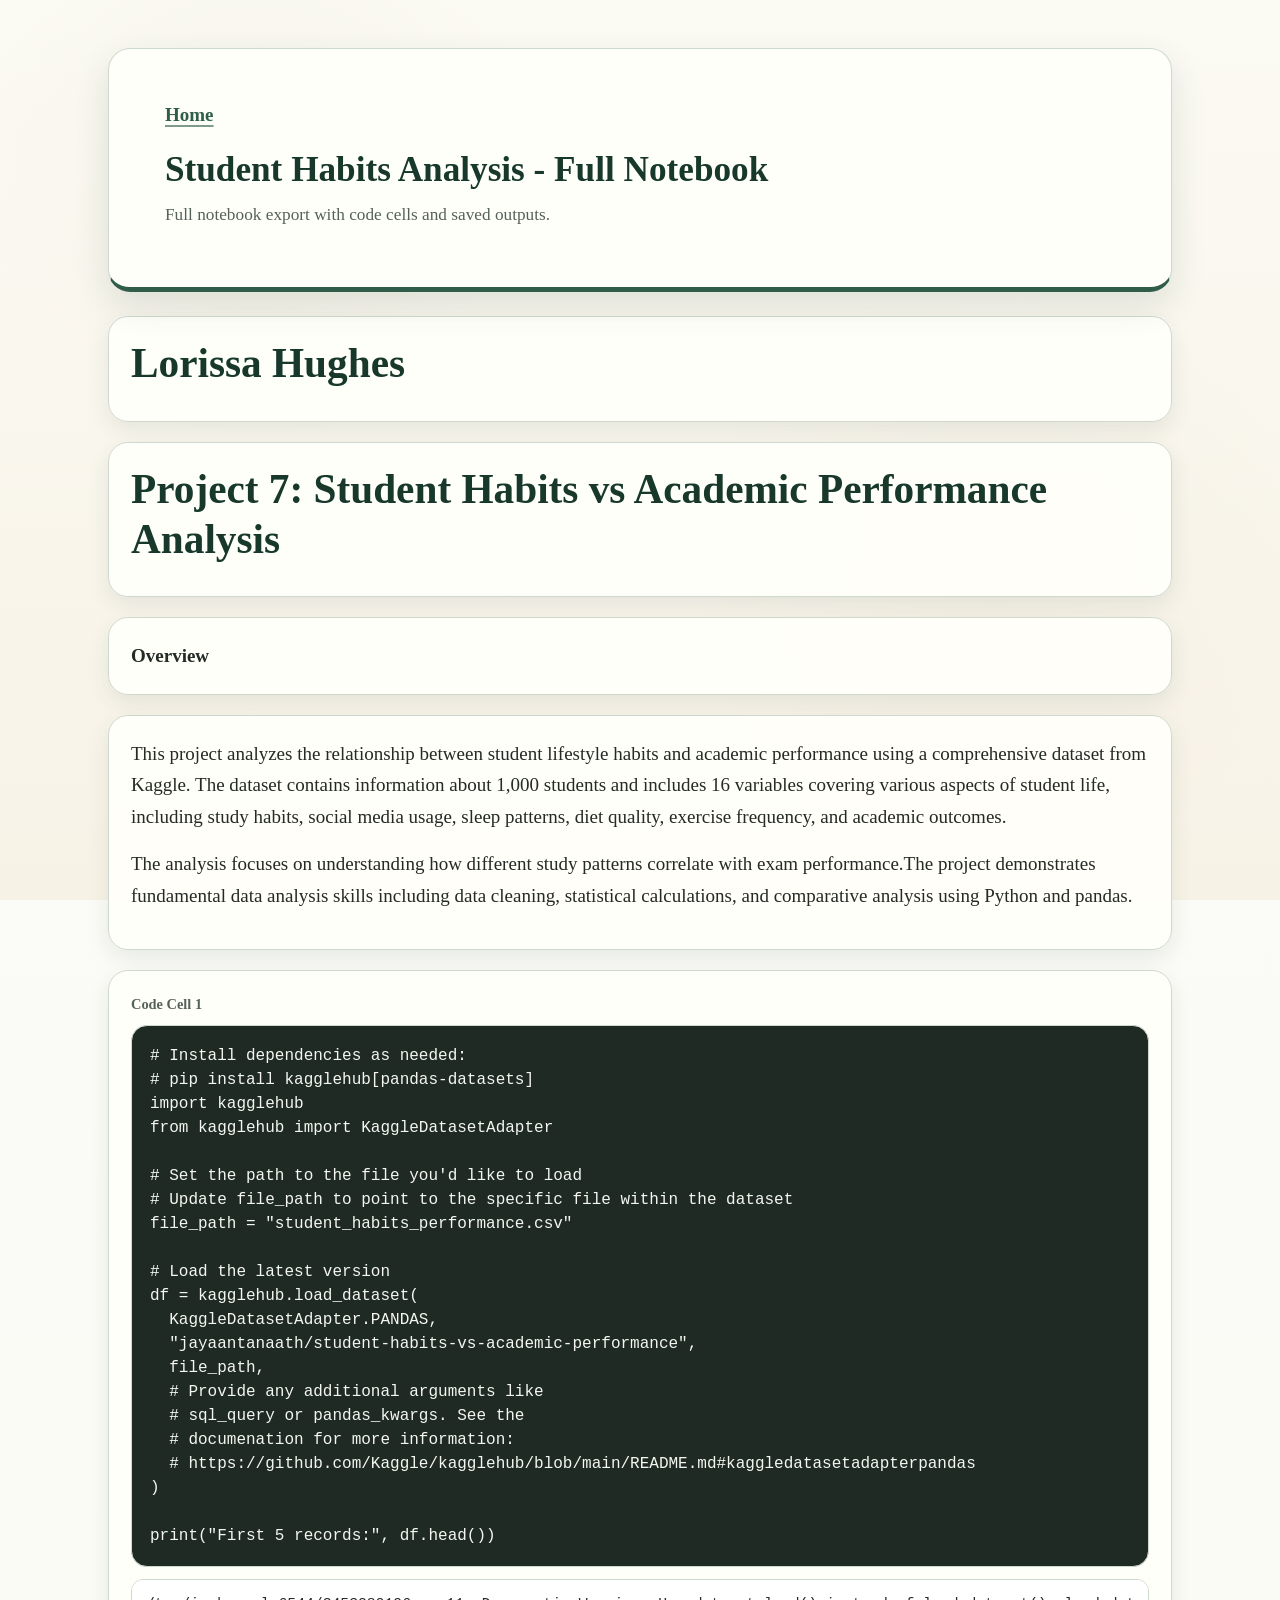
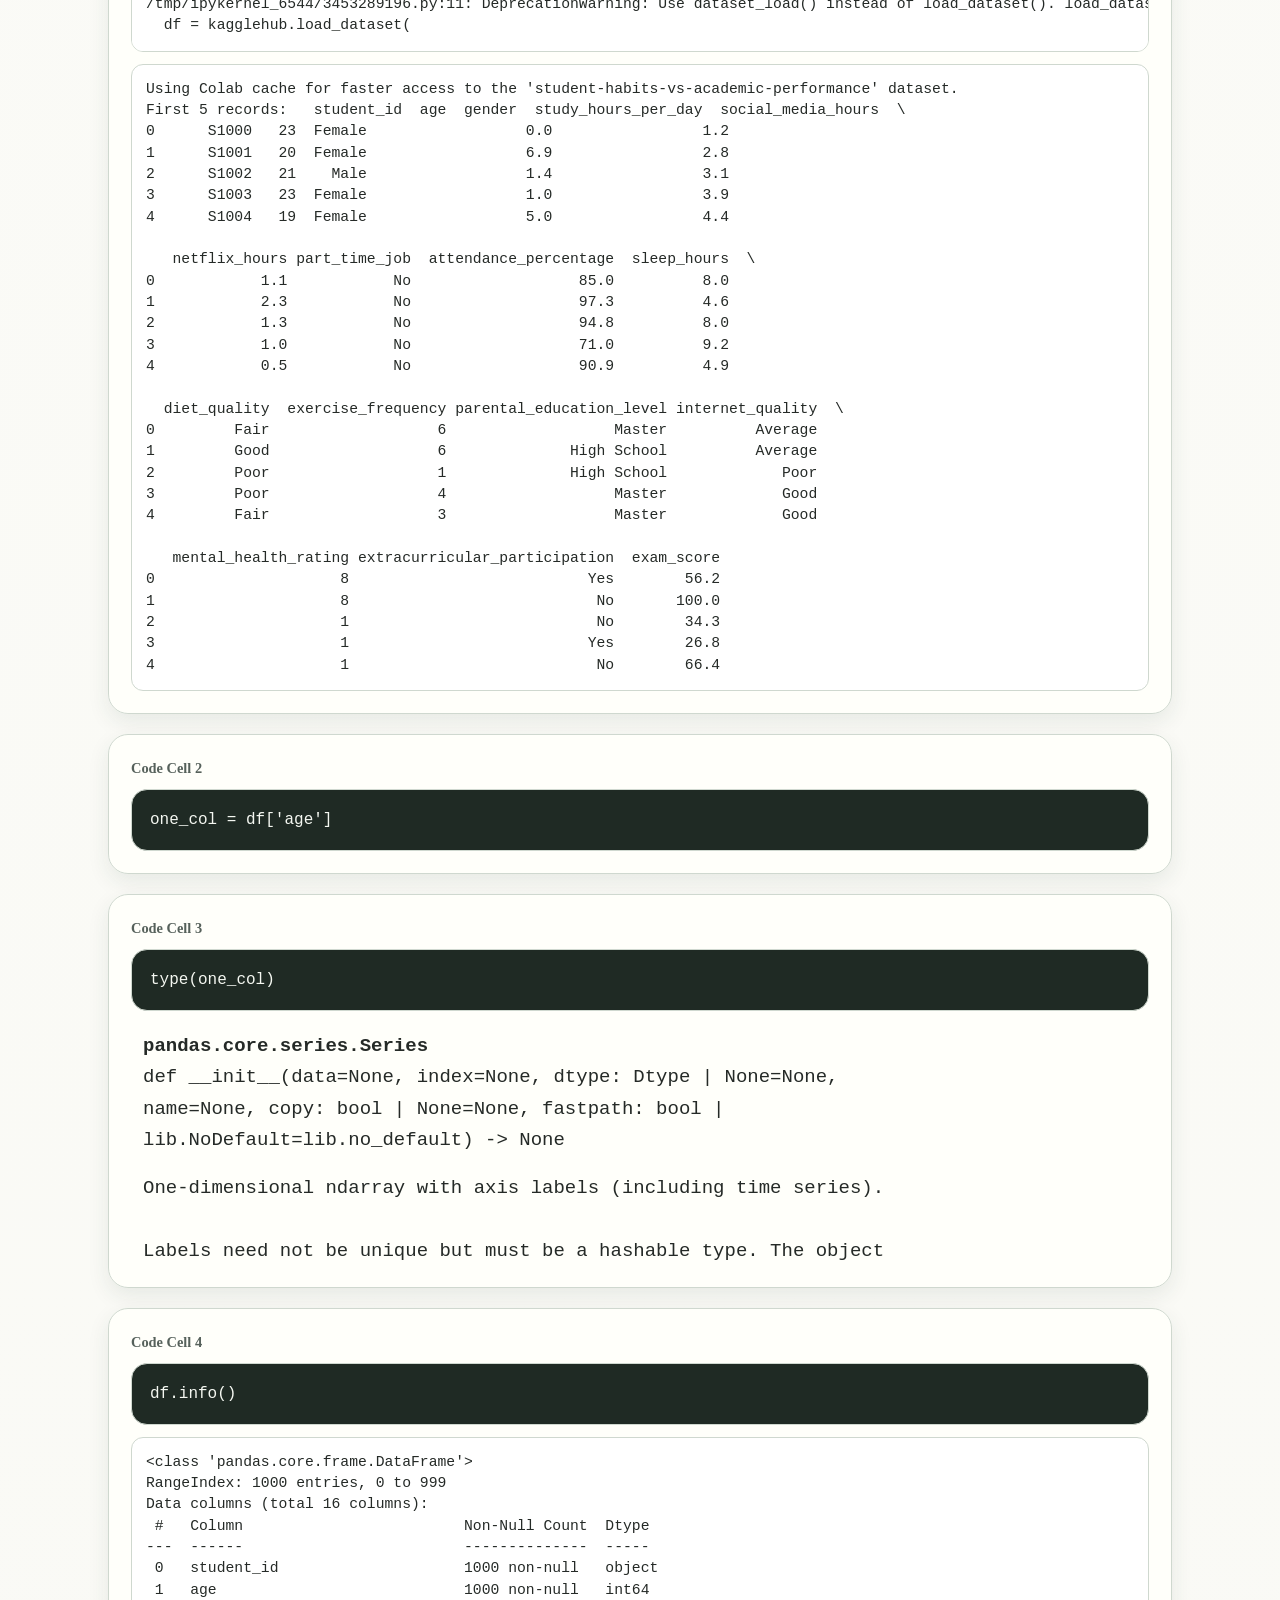
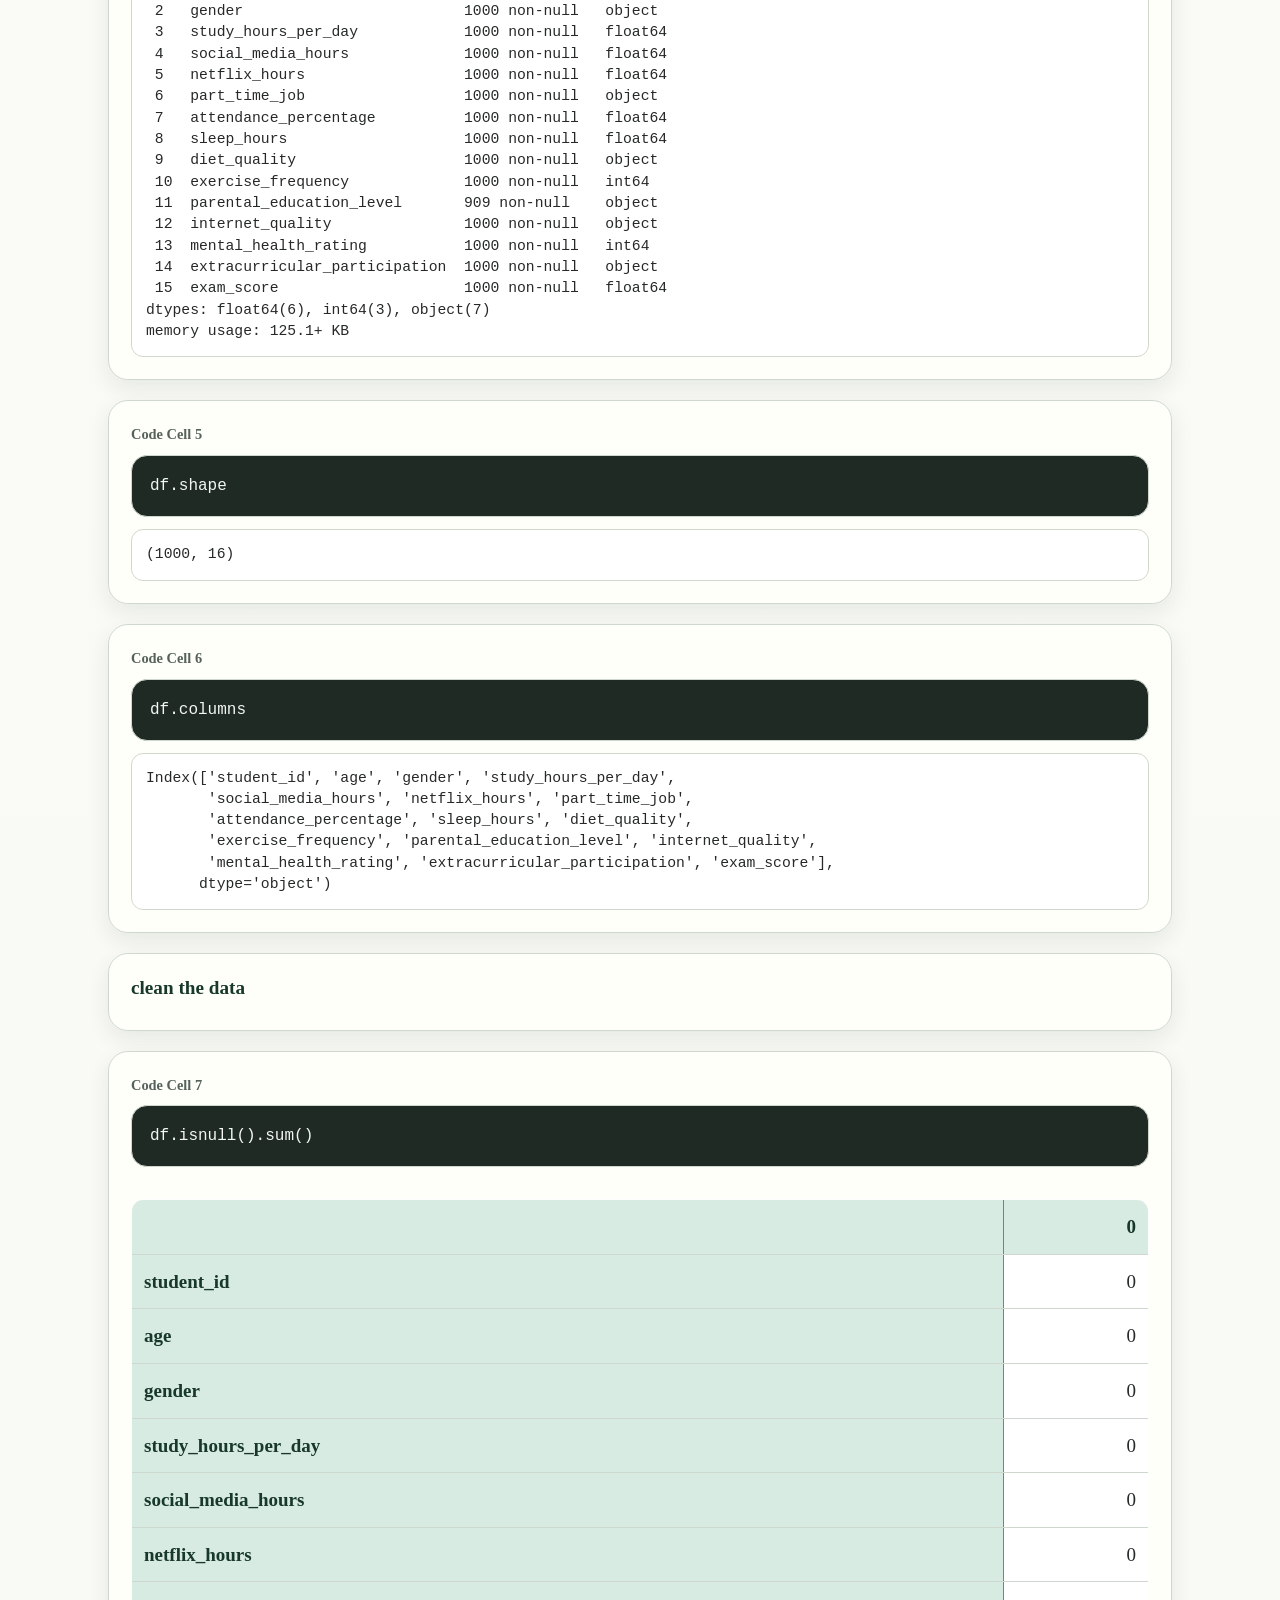
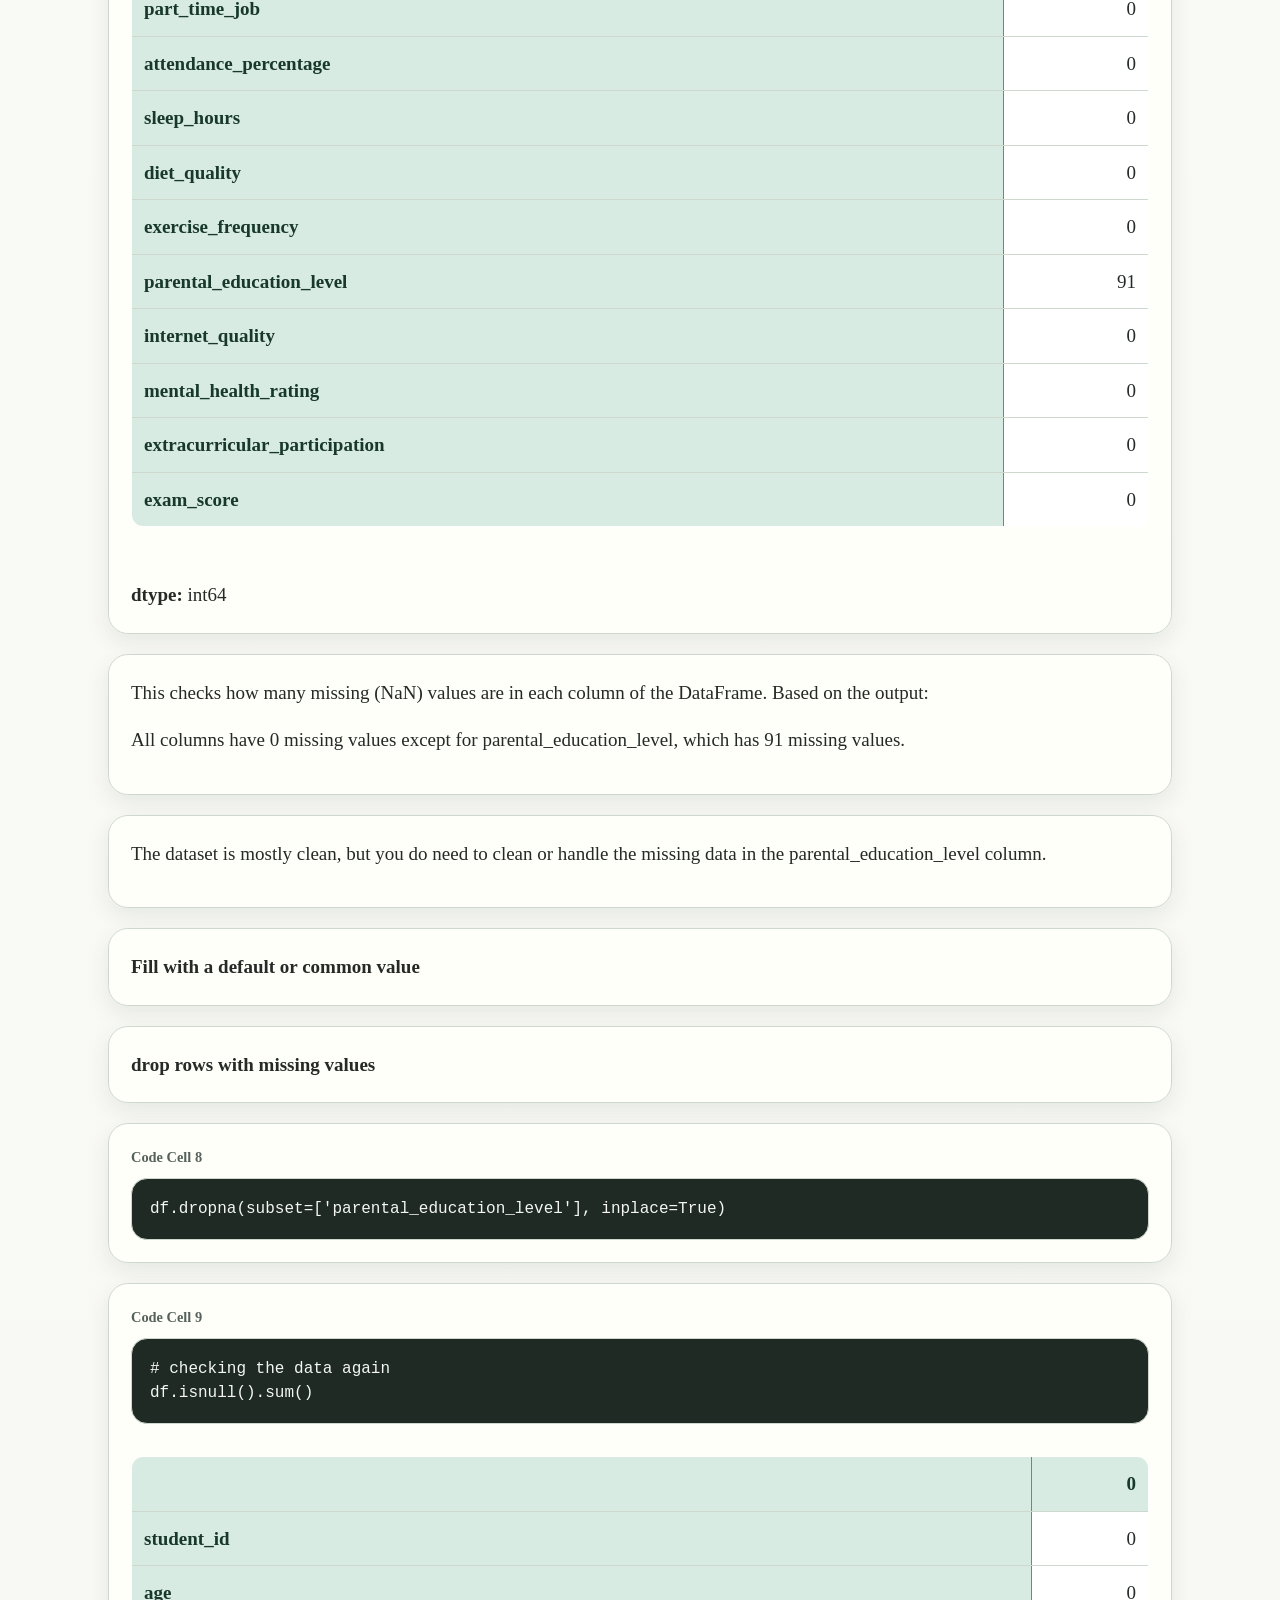
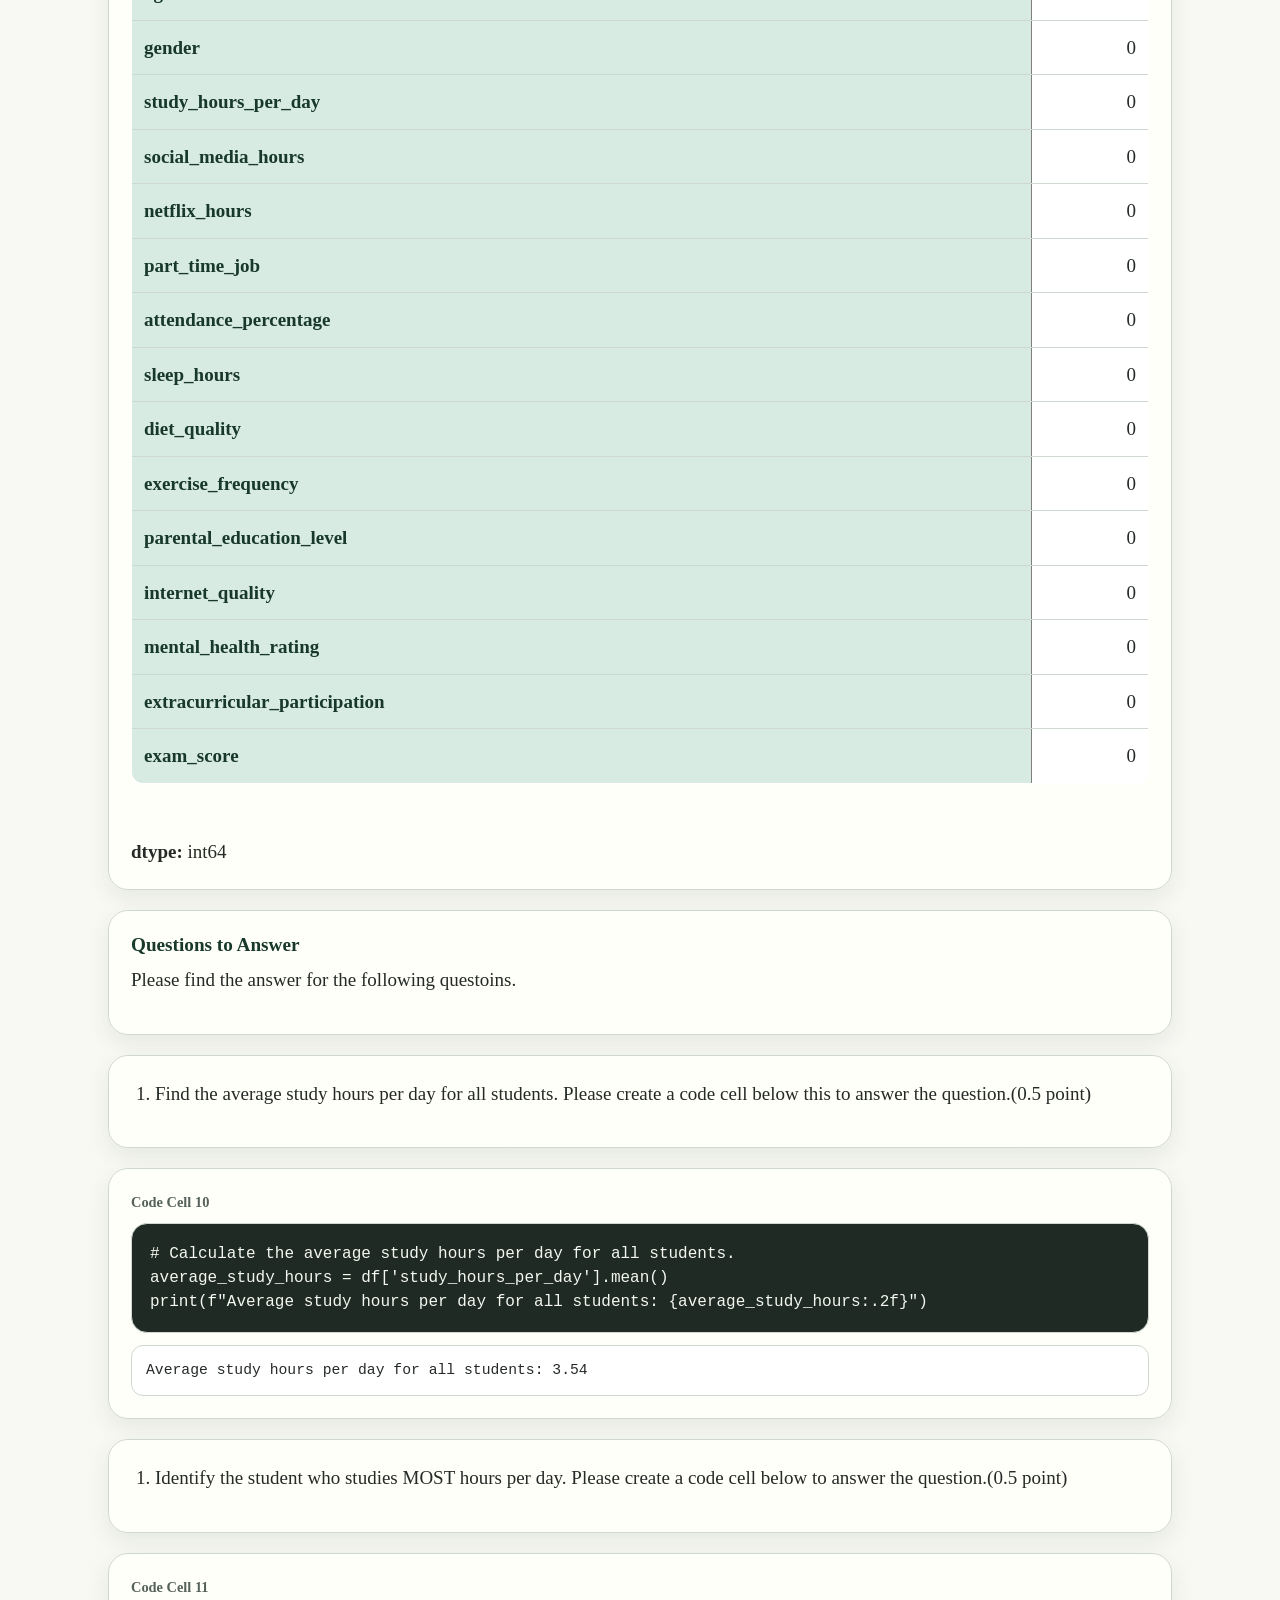
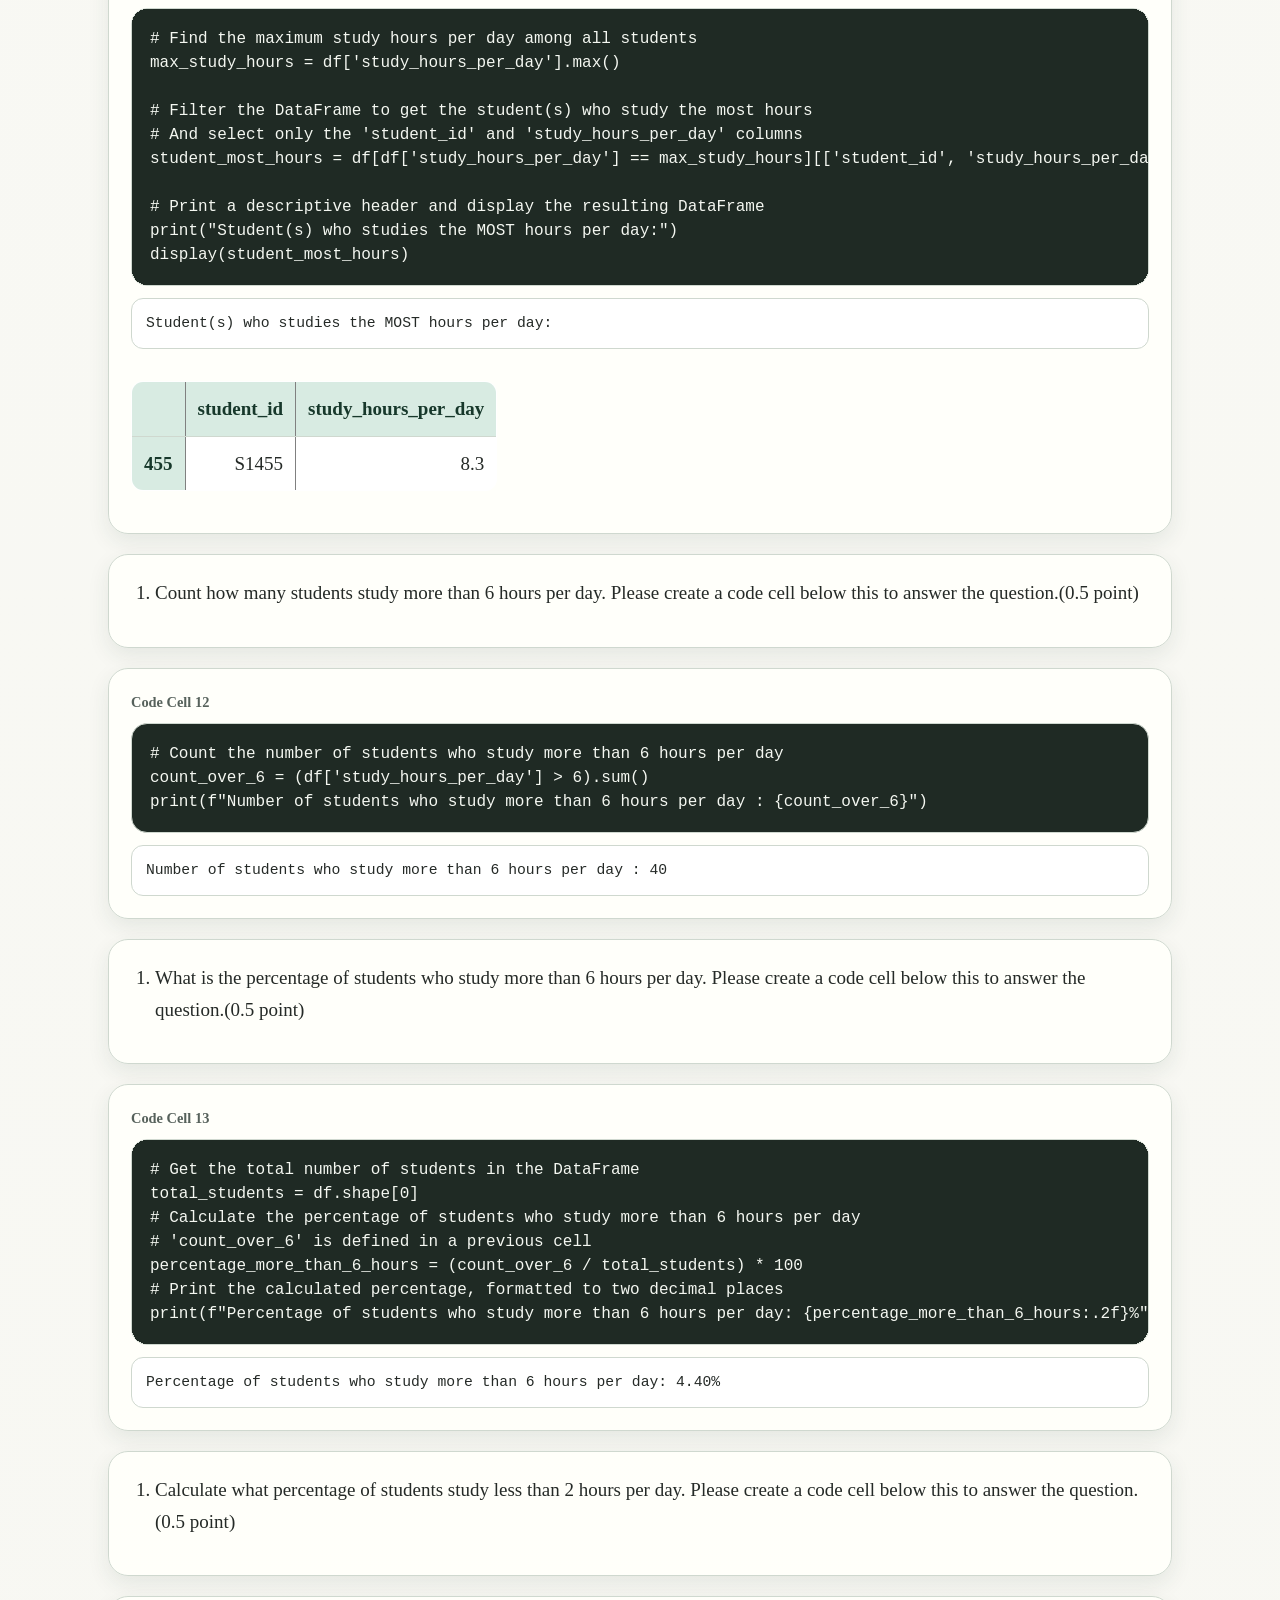
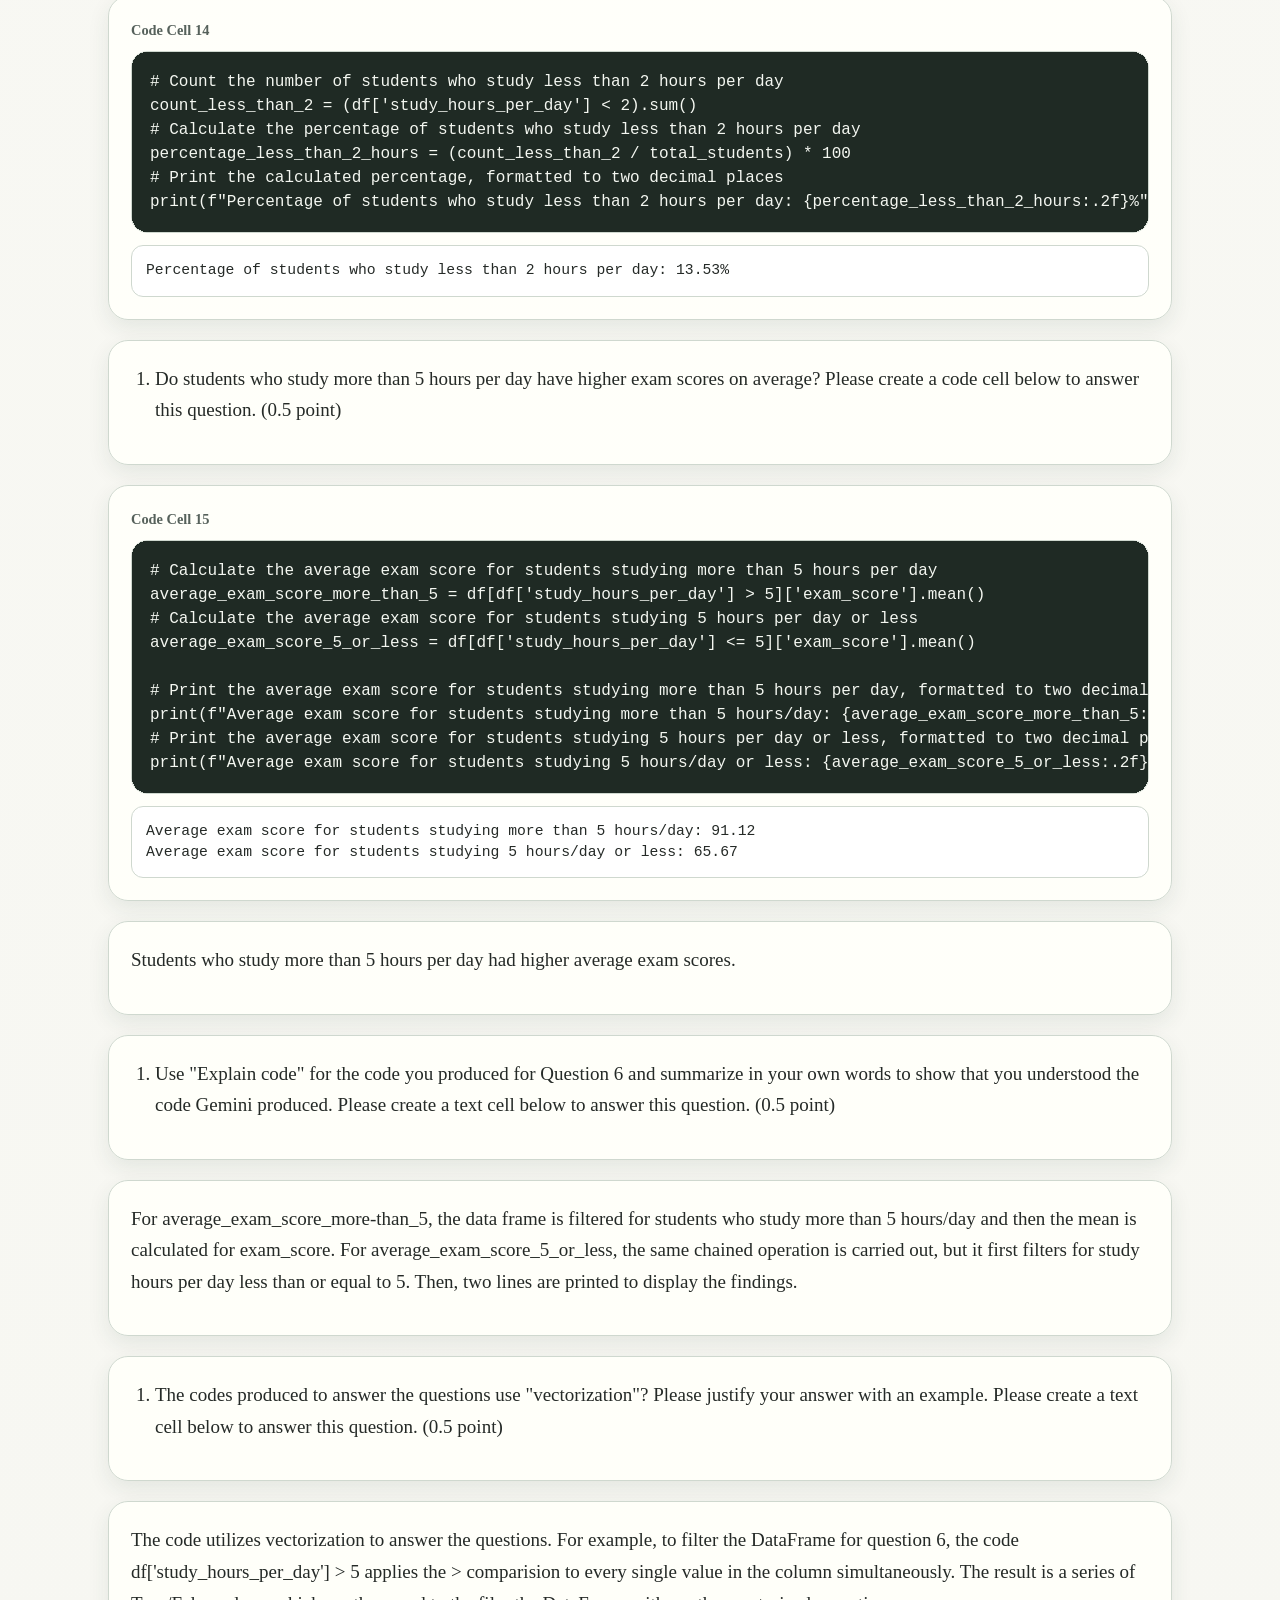
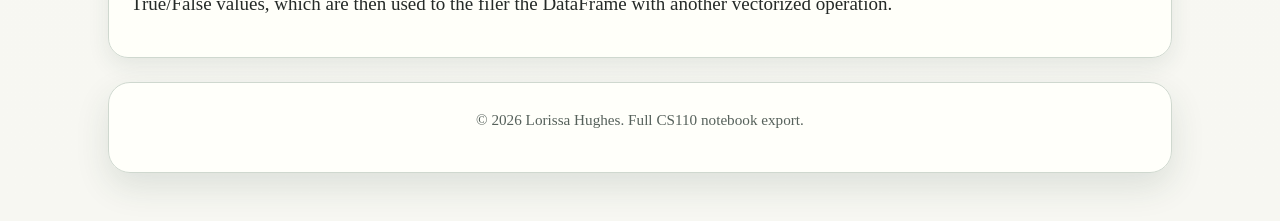
<file: project7-full-notebook.html>
<!DOCTYPE html>
<html lang="en">
<head>
    <meta charset="UTF-8">
    <meta name="viewport" content="width=device-width, initial-scale=1.0">
    <title>Student Habits Analysis - Full Notebook</title>
    <link rel="stylesheet" href="project8-styles.css?v=32">
</head>
<body class="project-detail">
    <header>
        <p class="project-nav"><a href="index.html" title="Return to home page">Home</a></p>
        <h1>Student Habits Analysis - Full Notebook</h1>
        <p class="subtitle">Full notebook export with code cells and saved outputs.</p>
    </header>

    <main class="project-page full-notebook">
        <article class="notebook-cell markdown-cell"><h1>Lorissa Hughes</h1></article><article class="notebook-cell markdown-cell"><h1>Project 7: Student Habits vs Academic Performance Analysis</h1></article><article class="notebook-cell markdown-cell"><h4>Overview</h4></article><article class="notebook-cell markdown-cell"><p>This project analyzes the relationship between student lifestyle habits and academic performance using a comprehensive dataset from Kaggle. The dataset contains information about 1,000 students and includes 16 variables covering various aspects of student life, including study habits, social media usage, sleep patterns, diet quality, exercise frequency, and academic outcomes.</p>
<p>The analysis focuses on understanding how different study patterns correlate with exam performance.The project demonstrates fundamental data analysis skills including data cleaning, statistical calculations, and comparative analysis using Python and pandas.</p></article><article class="notebook-cell code-cell"><div class="cell-label">Code Cell 1</div><pre class="code-sample"><code># Install dependencies as needed:
# pip install kagglehub[pandas-datasets]
import kagglehub
from kagglehub import KaggleDatasetAdapter

# Set the path to the file you&#x27;d like to load
# Update file_path to point to the specific file within the dataset
file_path = &quot;student_habits_performance.csv&quot;

# Load the latest version
df = kagglehub.load_dataset(
  KaggleDatasetAdapter.PANDAS,
  &quot;jayaantanaath/student-habits-vs-academic-performance&quot;,
  file_path,
  # Provide any additional arguments like
  # sql_query or pandas_kwargs. See the
  # documenation for more information:
  # https://github.com/Kaggle/kagglehub/blob/main/README.md#kaggledatasetadapterpandas
)

print(&quot;First 5 records:&quot;, df.head())</code></pre><pre class="notebook-output">/tmp/ipykernel_6544/3453289196.py:11: DeprecationWarning: Use dataset_load() instead of load_dataset(). load_dataset() will be removed in a future version.
  df = kagglehub.load_dataset(
</pre>
<pre class="notebook-output">Using Colab cache for faster access to the &#x27;student-habits-vs-academic-performance&#x27; dataset.
First 5 records:   student_id  age  gender  study_hours_per_day  social_media_hours  \
0      S1000   23  Female                  0.0                 1.2   
1      S1001   20  Female                  6.9                 2.8   
2      S1002   21    Male                  1.4                 3.1   
3      S1003   23  Female                  1.0                 3.9   
4      S1004   19  Female                  5.0                 4.4   

   netflix_hours part_time_job  attendance_percentage  sleep_hours  \
0            1.1            No                   85.0          8.0   
1            2.3            No                   97.3          4.6   
2            1.3            No                   94.8          8.0   
3            1.0            No                   71.0          9.2   
4            0.5            No                   90.9          4.9   

  diet_quality  exercise_frequency parental_education_level internet_quality  \
0         Fair                   6                   Master          Average   
1         Good                   6              High School          Average   
2         Poor                   1              High School             Poor   
3         Poor                   4                   Master             Good   
4         Fair                   3                   Master             Good   

   mental_health_rating extracurricular_participation  exam_score  
0                     8                           Yes        56.2  
1                     8                            No       100.0  
2                     1                            No        34.3  
3                     1                           Yes        26.8  
4                     1                            No        66.4  
</pre></article><article class="notebook-cell code-cell"><div class="cell-label">Code Cell 2</div><pre class="code-sample"><code>one_col = df[&#x27;age&#x27;]</code></pre></article><article class="notebook-cell code-cell"><div class="cell-label">Code Cell 3</div><pre class="code-sample"><code>type(one_col)</code></pre><div class="notebook-html-output"><div style="max-width:800px; border: 1px solid var(--colab-border-color);"><style>
      pre.function-repr-contents {
        overflow-x: auto;
        padding: 8px 12px;
        max-height: 500px;
      }

      pre.function-repr-contents.function-repr-contents-collapsed {
        cursor: pointer;
        max-height: 100px;
      }
    </style>
    <pre style="white-space: initial; background:
         var(--colab-secondary-surface-color); padding: 8px 12px;
         border-bottom: 1px solid var(--colab-border-color);"><b>pandas.core.series.Series</b><br/>def __init__(data=None, index=None, dtype: Dtype | None=None, name=None, copy: bool | None=None, fastpath: bool | lib.NoDefault=lib.no_default) -&gt; None</pre><pre class="function-repr-contents function-repr-contents-collapsed" style=""><a class="filepath" style="display:none" href="#">/usr/local/lib/python3.12/dist-packages/pandas/core/series.py</a>One-dimensional ndarray with axis labels (including time series).

Labels need not be unique but must be a hashable type. The object
supports both integer- and label-based indexing and provides a host of
methods for performing operations involving the index. Statistical
methods from ndarray have been overridden to automatically exclude
missing data (currently represented as NaN).

Operations between Series (+, -, /, \*, \*\*) align values based on their
associated index values-- they need not be the same length. The result
index will be the sorted union of the two indexes.

Parameters
----------
data : array-like, Iterable, dict, or scalar value
    Contains data stored in Series. If data is a dict, argument order is
    maintained.
index : array-like or Index (1d)
    Values must be hashable and have the same length as `data`.
    Non-unique index values are allowed. Will default to
    RangeIndex (0, 1, 2, ..., n) if not provided. If data is dict-like
    and index is None, then the keys in the data are used as the index. If the
    index is not None, the resulting Series is reindexed with the index values.
dtype : str, numpy.dtype, or ExtensionDtype, optional
    Data type for the output Series. If not specified, this will be
    inferred from `data`.
    See the :ref:`user guide &lt;basics.dtypes&gt;` for more usages.
name : Hashable, default None
    The name to give to the Series.
copy : bool, default False
    Copy input data. Only affects Series or 1d ndarray input. See examples.

Notes
-----
Please reference the :ref:`User Guide &lt;basics.series&gt;` for more information.

Examples
--------
Constructing Series from a dictionary with an Index specified

&gt;&gt;&gt; d = {&#x27;a&#x27;: 1, &#x27;b&#x27;: 2, &#x27;c&#x27;: 3}
&gt;&gt;&gt; ser = pd.Series(data=d, index=[&#x27;a&#x27;, &#x27;b&#x27;, &#x27;c&#x27;])
&gt;&gt;&gt; ser
a   1
b   2
c   3
dtype: int64

The keys of the dictionary match with the Index values, hence the Index
values have no effect.

&gt;&gt;&gt; d = {&#x27;a&#x27;: 1, &#x27;b&#x27;: 2, &#x27;c&#x27;: 3}
&gt;&gt;&gt; ser = pd.Series(data=d, index=[&#x27;x&#x27;, &#x27;y&#x27;, &#x27;z&#x27;])
&gt;&gt;&gt; ser
x   NaN
y   NaN
z   NaN
dtype: float64

Note that the Index is first build with the keys from the dictionary.
After this the Series is reindexed with the given Index values, hence we
get all NaN as a result.

Constructing Series from a list with `copy=False`.

&gt;&gt;&gt; r = [1, 2]
&gt;&gt;&gt; ser = pd.Series(r, copy=False)
&gt;&gt;&gt; ser.iloc[0] = 999
&gt;&gt;&gt; r
[1, 2]
&gt;&gt;&gt; ser
0    999
1      2
dtype: int64

Due to input data type the Series has a `copy` of
the original data even though `copy=False`, so
the data is unchanged.

Constructing Series from a 1d ndarray with `copy=False`.

&gt;&gt;&gt; r = np.array([1, 2])
&gt;&gt;&gt; ser = pd.Series(r, copy=False)
&gt;&gt;&gt; ser.iloc[0] = 999
&gt;&gt;&gt; r
array([999,   2])
&gt;&gt;&gt; ser
0    999
1      2
dtype: int64

Due to input data type the Series has a `view` on
the original data, so
the data is changed as well.</pre>
      <script>
      if (google.colab.kernel.accessAllowed && google.colab.files && google.colab.files.view) {
        for (const element of document.querySelectorAll('.filepath')) {
          element.style.display = 'block'
          element.onclick = (event) => {
            event.preventDefault();
            event.stopPropagation();
            google.colab.files.view(element.textContent, 263);
          };
        }
      }
      for (const element of document.querySelectorAll('.function-repr-contents')) {
        element.onclick = (event) => {
          event.preventDefault();
          event.stopPropagation();
          element.classList.toggle('function-repr-contents-collapsed');
        };
      }
      </script>
      </div></div></article><article class="notebook-cell code-cell"><div class="cell-label">Code Cell 4</div><pre class="code-sample"><code>df.info()</code></pre><pre class="notebook-output">&lt;class &#x27;pandas.core.frame.DataFrame&#x27;&gt;
RangeIndex: 1000 entries, 0 to 999
Data columns (total 16 columns):
 #   Column                         Non-Null Count  Dtype  
---  ------                         --------------  -----  
 0   student_id                     1000 non-null   object 
 1   age                            1000 non-null   int64  
 2   gender                         1000 non-null   object 
 3   study_hours_per_day            1000 non-null   float64
 4   social_media_hours             1000 non-null   float64
 5   netflix_hours                  1000 non-null   float64
 6   part_time_job                  1000 non-null   object 
 7   attendance_percentage          1000 non-null   float64
 8   sleep_hours                    1000 non-null   float64
 9   diet_quality                   1000 non-null   object 
 10  exercise_frequency             1000 non-null   int64  
 11  parental_education_level       909 non-null    object 
 12  internet_quality               1000 non-null   object 
 13  mental_health_rating           1000 non-null   int64  
 14  extracurricular_participation  1000 non-null   object 
 15  exam_score                     1000 non-null   float64
dtypes: float64(6), int64(3), object(7)
memory usage: 125.1+ KB
</pre></article><article class="notebook-cell code-cell"><div class="cell-label">Code Cell 5</div><pre class="code-sample"><code>df.shape</code></pre><pre class="notebook-output">(1000, 16)</pre></article><article class="notebook-cell code-cell"><div class="cell-label">Code Cell 6</div><pre class="code-sample"><code>df.columns</code></pre><pre class="notebook-output">Index([&#x27;student_id&#x27;, &#x27;age&#x27;, &#x27;gender&#x27;, &#x27;study_hours_per_day&#x27;,
       &#x27;social_media_hours&#x27;, &#x27;netflix_hours&#x27;, &#x27;part_time_job&#x27;,
       &#x27;attendance_percentage&#x27;, &#x27;sleep_hours&#x27;, &#x27;diet_quality&#x27;,
       &#x27;exercise_frequency&#x27;, &#x27;parental_education_level&#x27;, &#x27;internet_quality&#x27;,
       &#x27;mental_health_rating&#x27;, &#x27;extracurricular_participation&#x27;, &#x27;exam_score&#x27;],
      dtype=&#x27;object&#x27;)</pre></article><article class="notebook-cell markdown-cell"><h3>clean the data</h3></article><article class="notebook-cell code-cell"><div class="cell-label">Code Cell 7</div><pre class="code-sample"><code>df.isnull().sum()</code></pre><div class="notebook-html-output"><div>
<style scoped>
    .dataframe tbody tr th:only-of-type {
        vertical-align: middle;
    }

    .dataframe tbody tr th {
        vertical-align: top;
    }

    .dataframe thead th {
        text-align: right;
    }
</style>
<table border="1" class="dataframe">
  <thead>
    <tr style="text-align: right;">
      <th></th>
      <th>0</th>
    </tr>
  </thead>
  <tbody>
    <tr>
      <th>student_id</th>
      <td>0</td>
    </tr>
    <tr>
      <th>age</th>
      <td>0</td>
    </tr>
    <tr>
      <th>gender</th>
      <td>0</td>
    </tr>
    <tr>
      <th>study_hours_per_day</th>
      <td>0</td>
    </tr>
    <tr>
      <th>social_media_hours</th>
      <td>0</td>
    </tr>
    <tr>
      <th>netflix_hours</th>
      <td>0</td>
    </tr>
    <tr>
      <th>part_time_job</th>
      <td>0</td>
    </tr>
    <tr>
      <th>attendance_percentage</th>
      <td>0</td>
    </tr>
    <tr>
      <th>sleep_hours</th>
      <td>0</td>
    </tr>
    <tr>
      <th>diet_quality</th>
      <td>0</td>
    </tr>
    <tr>
      <th>exercise_frequency</th>
      <td>0</td>
    </tr>
    <tr>
      <th>parental_education_level</th>
      <td>91</td>
    </tr>
    <tr>
      <th>internet_quality</th>
      <td>0</td>
    </tr>
    <tr>
      <th>mental_health_rating</th>
      <td>0</td>
    </tr>
    <tr>
      <th>extracurricular_participation</th>
      <td>0</td>
    </tr>
    <tr>
      <th>exam_score</th>
      <td>0</td>
    </tr>
  </tbody>
</table>
</div><br><label><b>dtype:</b> int64</label></div></article><article class="notebook-cell markdown-cell"><p>This checks how many missing (NaN) values are in each column of the DataFrame. Based on the output:</p>
<p>All columns have 0 missing values except for parental_education_level, which has 91 missing values.</p></article><article class="notebook-cell markdown-cell"><p>The dataset is mostly clean, but you do need to clean or handle the missing data in the parental_education_level column.</p></article><article class="notebook-cell markdown-cell"><h4>Fill with a default or common value</h4></article><article class="notebook-cell markdown-cell"><h4>drop rows with missing values</h4></article><article class="notebook-cell code-cell"><div class="cell-label">Code Cell 8</div><pre class="code-sample"><code>df.dropna(subset=[&#x27;parental_education_level&#x27;], inplace=True)
</code></pre></article><article class="notebook-cell code-cell"><div class="cell-label">Code Cell 9</div><pre class="code-sample"><code># checking the data again
df.isnull().sum()</code></pre><div class="notebook-html-output"><div>
<style scoped>
    .dataframe tbody tr th:only-of-type {
        vertical-align: middle;
    }

    .dataframe tbody tr th {
        vertical-align: top;
    }

    .dataframe thead th {
        text-align: right;
    }
</style>
<table border="1" class="dataframe">
  <thead>
    <tr style="text-align: right;">
      <th></th>
      <th>0</th>
    </tr>
  </thead>
  <tbody>
    <tr>
      <th>student_id</th>
      <td>0</td>
    </tr>
    <tr>
      <th>age</th>
      <td>0</td>
    </tr>
    <tr>
      <th>gender</th>
      <td>0</td>
    </tr>
    <tr>
      <th>study_hours_per_day</th>
      <td>0</td>
    </tr>
    <tr>
      <th>social_media_hours</th>
      <td>0</td>
    </tr>
    <tr>
      <th>netflix_hours</th>
      <td>0</td>
    </tr>
    <tr>
      <th>part_time_job</th>
      <td>0</td>
    </tr>
    <tr>
      <th>attendance_percentage</th>
      <td>0</td>
    </tr>
    <tr>
      <th>sleep_hours</th>
      <td>0</td>
    </tr>
    <tr>
      <th>diet_quality</th>
      <td>0</td>
    </tr>
    <tr>
      <th>exercise_frequency</th>
      <td>0</td>
    </tr>
    <tr>
      <th>parental_education_level</th>
      <td>0</td>
    </tr>
    <tr>
      <th>internet_quality</th>
      <td>0</td>
    </tr>
    <tr>
      <th>mental_health_rating</th>
      <td>0</td>
    </tr>
    <tr>
      <th>extracurricular_participation</th>
      <td>0</td>
    </tr>
    <tr>
      <th>exam_score</th>
      <td>0</td>
    </tr>
  </tbody>
</table>
</div><br><label><b>dtype:</b> int64</label></div></article><article class="notebook-cell markdown-cell"><h3>Questions to Answer</h3>
<p>Please find the answer for the following questoins.</p></article><article class="notebook-cell markdown-cell"><ol>
<li>Find the average study hours per day for all students. Please create a code cell below this to answer the question.(0.5 point)</li>
</ol></article><article class="notebook-cell code-cell"><div class="cell-label">Code Cell 10</div><pre class="code-sample"><code># Calculate the average study hours per day for all students.
average_study_hours = df[&#x27;study_hours_per_day&#x27;].mean()
print(f&quot;Average study hours per day for all students: {average_study_hours:.2f}&quot;)</code></pre><pre class="notebook-output">Average study hours per day for all students: 3.54
</pre></article><article class="notebook-cell markdown-cell"><ol>
<li>Identify the student who studies MOST hours per day. Please create a code cell below to answer the question.(0.5 point)</li>
</ol></article><article class="notebook-cell code-cell"><div class="cell-label">Code Cell 11</div><pre class="code-sample"><code># Find the maximum study hours per day among all students
max_study_hours = df[&#x27;study_hours_per_day&#x27;].max()

# Filter the DataFrame to get the student(s) who study the most hours
# And select only the &#x27;student_id&#x27; and &#x27;study_hours_per_day&#x27; columns
student_most_hours = df[df[&#x27;study_hours_per_day&#x27;] == max_study_hours][[&#x27;student_id&#x27;, &#x27;study_hours_per_day&#x27;]]

# Print a descriptive header and display the resulting DataFrame
print(&quot;Student(s) who studies the MOST hours per day:&quot;)
display(student_most_hours)</code></pre><pre class="notebook-output">Student(s) who studies the MOST hours per day:
</pre>
<div class="notebook-html-output">
  <div id="df-c111fb8e-8013-4e61-9e36-bcc4a748fe27" class="colab-df-container">
    <div>
<style scoped>
    .dataframe tbody tr th:only-of-type {
        vertical-align: middle;
    }

    .dataframe tbody tr th {
        vertical-align: top;
    }

    .dataframe thead th {
        text-align: right;
    }
</style>
<table border="1" class="dataframe">
  <thead>
    <tr style="text-align: right;">
      <th></th>
      <th>student_id</th>
      <th>study_hours_per_day</th>
    </tr>
  </thead>
  <tbody>
    <tr>
      <th>455</th>
      <td>S1455</td>
      <td>8.3</td>
    </tr>
  </tbody>
</table>
</div>
    <div class="colab-df-buttons">

  <div class="colab-df-container">
    <button class="colab-df-convert" onclick="convertToInteractive('df-c111fb8e-8013-4e61-9e36-bcc4a748fe27')"
            title="Convert this dataframe to an interactive table."
            style="display:none;">

  <svg xmlns="http://www.w3.org/2000/svg" height="24px" viewBox="0 -960 960 960">
    <path d="M120-120v-720h720v720H120Zm60-500h600v-160H180v160Zm220 220h160v-160H400v160Zm0 220h160v-160H400v160ZM180-400h160v-160H180v160Zm440 0h160v-160H620v160ZM180-180h160v-160H180v160Zm440 0h160v-160H620v160Z"/>
  </svg>
    </button>

  <style>
    .colab-df-container {
      display:flex;
      gap: 12px;
    }

    .colab-df-convert {
      background-color: #E8F0FE;
      border: none;
      border-radius: 50%;
      cursor: pointer;
      display: none;
      fill: #1967D2;
      height: 32px;
      padding: 0 0 0 0;
      width: 32px;
    }

    .colab-df-convert:hover {
      background-color: #E2EBFA;
      box-shadow: 0px 1px 2px rgba(60, 64, 67, 0.3), 0px 1px 3px 1px rgba(60, 64, 67, 0.15);
      fill: #174EA6;
    }

    .colab-df-buttons div {
      margin-bottom: 4px;
    }

    [theme=dark] .colab-df-convert {
      background-color: #3B4455;
      fill: #D2E3FC;
    }

    [theme=dark] .colab-df-convert:hover {
      background-color: #434B5C;
      box-shadow: 0px 1px 3px 1px rgba(0, 0, 0, 0.15);
      filter: drop-shadow(0px 1px 2px rgba(0, 0, 0, 0.3));
      fill: #FFFFFF;
    }
  </style>

    <script>
      const buttonEl =
        document.querySelector('#df-c111fb8e-8013-4e61-9e36-bcc4a748fe27 button.colab-df-convert');
      buttonEl.style.display =
        google.colab.kernel.accessAllowed ? 'block' : 'none';

      async function convertToInteractive(key) {
        const element = document.querySelector('#df-c111fb8e-8013-4e61-9e36-bcc4a748fe27');
        const dataTable =
          await google.colab.kernel.invokeFunction('convertToInteractive',
                                                    [key], {});
        if (!dataTable) return;

        const docLinkHtml = 'Like what you see? Visit the ' +
          '<a target="_blank" href=https://colab.research.google.com/notebooks/data_table.ipynb>data table notebook</a>'
          + ' to learn more about interactive tables.';
        element.innerHTML = '';
        dataTable['output_type'] = 'display_data';
        await google.colab.output.renderOutput(dataTable, element);
        const docLink = document.createElement('div');
        docLink.innerHTML = docLinkHtml;
        element.appendChild(docLink);
      }
    </script>
  </div>


  <div id="id_3953dfbb-73a9-4a1d-a3b7-46fbec16c274">
    <style>
      .colab-df-generate {
        background-color: #E8F0FE;
        border: none;
        border-radius: 50%;
        cursor: pointer;
        display: none;
        fill: #1967D2;
        height: 32px;
        padding: 0 0 0 0;
        width: 32px;
      }

      .colab-df-generate:hover {
        background-color: #E2EBFA;
        box-shadow: 0px 1px 2px rgba(60, 64, 67, 0.3), 0px 1px 3px 1px rgba(60, 64, 67, 0.15);
        fill: #174EA6;
      }

      [theme=dark] .colab-df-generate {
        background-color: #3B4455;
        fill: #D2E3FC;
      }

      [theme=dark] .colab-df-generate:hover {
        background-color: #434B5C;
        box-shadow: 0px 1px 3px 1px rgba(0, 0, 0, 0.15);
        filter: drop-shadow(0px 1px 2px rgba(0, 0, 0, 0.3));
        fill: #FFFFFF;
      }
    </style>
    <button class="colab-df-generate" onclick="generateWithVariable('student_most_hours')"
            title="Generate code using this dataframe."
            style="display:none;">

  <svg xmlns="http://www.w3.org/2000/svg" height="24px"viewBox="0 0 24 24"
       width="24px">
    <path d="M7,19H8.4L18.45,9,17,7.55,7,17.6ZM5,21V16.75L18.45,3.32a2,2,0,0,1,2.83,0l1.4,1.43a1.91,1.91,0,0,1,.58,1.4,1.91,1.91,0,0,1-.58,1.4L9.25,21ZM18.45,9,17,7.55Zm-12,3A5.31,5.31,0,0,0,4.9,8.1,5.31,5.31,0,0,0,1,6.5,5.31,5.31,0,0,0,4.9,4.9,5.31,5.31,0,0,0,6.5,1,5.31,5.31,0,0,0,8.1,4.9,5.31,5.31,0,0,0,12,6.5,5.46,5.46,0,0,0,6.5,12Z"/>
  </svg>
    </button>
    <script>
      (() => {
      const buttonEl =
        document.querySelector('#id_3953dfbb-73a9-4a1d-a3b7-46fbec16c274 button.colab-df-generate');
      buttonEl.style.display =
        google.colab.kernel.accessAllowed ? 'block' : 'none';

      buttonEl.onclick = () => {
        google.colab.notebook.generateWithVariable('student_most_hours');
      }
      })();
    </script>
  </div>

    </div>
  </div>
</div></article><article class="notebook-cell markdown-cell"><ol>
<li>Count how many students study more than 6 hours per day. Please create a code cell below this to answer the question.(0.5 point)</li>
</ol></article><article class="notebook-cell code-cell"><div class="cell-label">Code Cell 12</div><pre class="code-sample"><code># Count the number of students who study more than 6 hours per day
count_over_6 = (df[&#x27;study_hours_per_day&#x27;] &gt; 6).sum()
print(f&quot;Number of students who study more than 6 hours per day : {count_over_6}&quot;)</code></pre><pre class="notebook-output">Number of students who study more than 6 hours per day : 40
</pre></article><article class="notebook-cell markdown-cell"><ol>
<li>What is the percentage of students who study more than 6 hours per day. Please create a code cell below this to answer the question.(0.5 point)</li>
</ol></article><article class="notebook-cell code-cell"><div class="cell-label">Code Cell 13</div><pre class="code-sample"><code># Get the total number of students in the DataFrame
total_students = df.shape[0]
# Calculate the percentage of students who study more than 6 hours per day
# &#x27;count_over_6&#x27; is defined in a previous cell
percentage_more_than_6_hours = (count_over_6 / total_students) * 100
# Print the calculated percentage, formatted to two decimal places
print(f&quot;Percentage of students who study more than 6 hours per day: {percentage_more_than_6_hours:.2f}%&quot;)</code></pre><pre class="notebook-output">Percentage of students who study more than 6 hours per day: 4.40%
</pre></article><article class="notebook-cell markdown-cell"><ol>
<li>Calculate what percentage of students study less than 2 hours per day. Please create a code cell below this to answer the question.(0.5 point)</li>
</ol></article><article class="notebook-cell code-cell"><div class="cell-label">Code Cell 14</div><pre class="code-sample"><code># Count the number of students who study less than 2 hours per day
count_less_than_2 = (df[&#x27;study_hours_per_day&#x27;] &lt; 2).sum()
# Calculate the percentage of students who study less than 2 hours per day
percentage_less_than_2_hours = (count_less_than_2 / total_students) * 100
# Print the calculated percentage, formatted to two decimal places
print(f&quot;Percentage of students who study less than 2 hours per day: {percentage_less_than_2_hours:.2f}%&quot;)</code></pre><pre class="notebook-output">Percentage of students who study less than 2 hours per day: 13.53%
</pre></article><article class="notebook-cell markdown-cell"><ol>
<li>Do students who study more than 5 hours per day have higher exam scores on average? Please create a code cell below to answer this question. (0.5 point)</li>
</ol></article><article class="notebook-cell code-cell"><div class="cell-label">Code Cell 15</div><pre class="code-sample"><code># Calculate the average exam score for students studying more than 5 hours per day
average_exam_score_more_than_5 = df[df[&#x27;study_hours_per_day&#x27;] &gt; 5][&#x27;exam_score&#x27;].mean()
# Calculate the average exam score for students studying 5 hours per day or less
average_exam_score_5_or_less = df[df[&#x27;study_hours_per_day&#x27;] &lt;= 5][&#x27;exam_score&#x27;].mean()

# Print the average exam score for students studying more than 5 hours per day, formatted to two decimal places
print(f&quot;Average exam score for students studying more than 5 hours/day: {average_exam_score_more_than_5:.2f}&quot;)
# Print the average exam score for students studying 5 hours per day or less, formatted to two decimal places
print(f&quot;Average exam score for students studying 5 hours/day or less: {average_exam_score_5_or_less:.2f}&quot;)</code></pre><pre class="notebook-output">Average exam score for students studying more than 5 hours/day: 91.12
Average exam score for students studying 5 hours/day or less: 65.67
</pre></article><article class="notebook-cell markdown-cell"><p>Students who study more than 5 hours per day had higher average exam scores.</p></article><article class="notebook-cell markdown-cell"><ol>
<li>Use &quot;Explain code&quot; for the code you produced for Question 6 and summarize in your own words to show that you understood the code Gemini produced. Please create a text cell below to answer this question. (0.5 point)</li>
</ol></article><article class="notebook-cell markdown-cell"><p>For average_exam_score_more-than_5, the data frame is filtered for students who study more than 5 hours/day and then the mean is calculated for exam_score. For average_exam_score_5_or_less, the same chained operation is carried out, but it first filters for study hours per day less than or equal to 5. Then, two lines are printed to display the findings.</p></article><article class="notebook-cell markdown-cell"><ol>
<li>The codes produced to answer the questions use &quot;vectorization&quot;? Please justify your answer with an example. Please create a text cell below to answer this question. (0.5 point)</li>
</ol></article><article class="notebook-cell markdown-cell"><p>The code utilizes vectorization to answer the questions. For example, to filter the DataFrame for question 6, the code df[&#x27;study_hours_per_day&#x27;] &gt; 5 applies the &gt; comparision to every single value in the column simultaneously. The result is a series of True/False values, which are then used to the filer the DataFrame with another vectorized operation.</p></article>
    </main>

    <footer>
        <p>&copy; 2026 Lorissa Hughes. Full CS110 notebook export.</p>
    </footer>
</body>
</html>
</file>
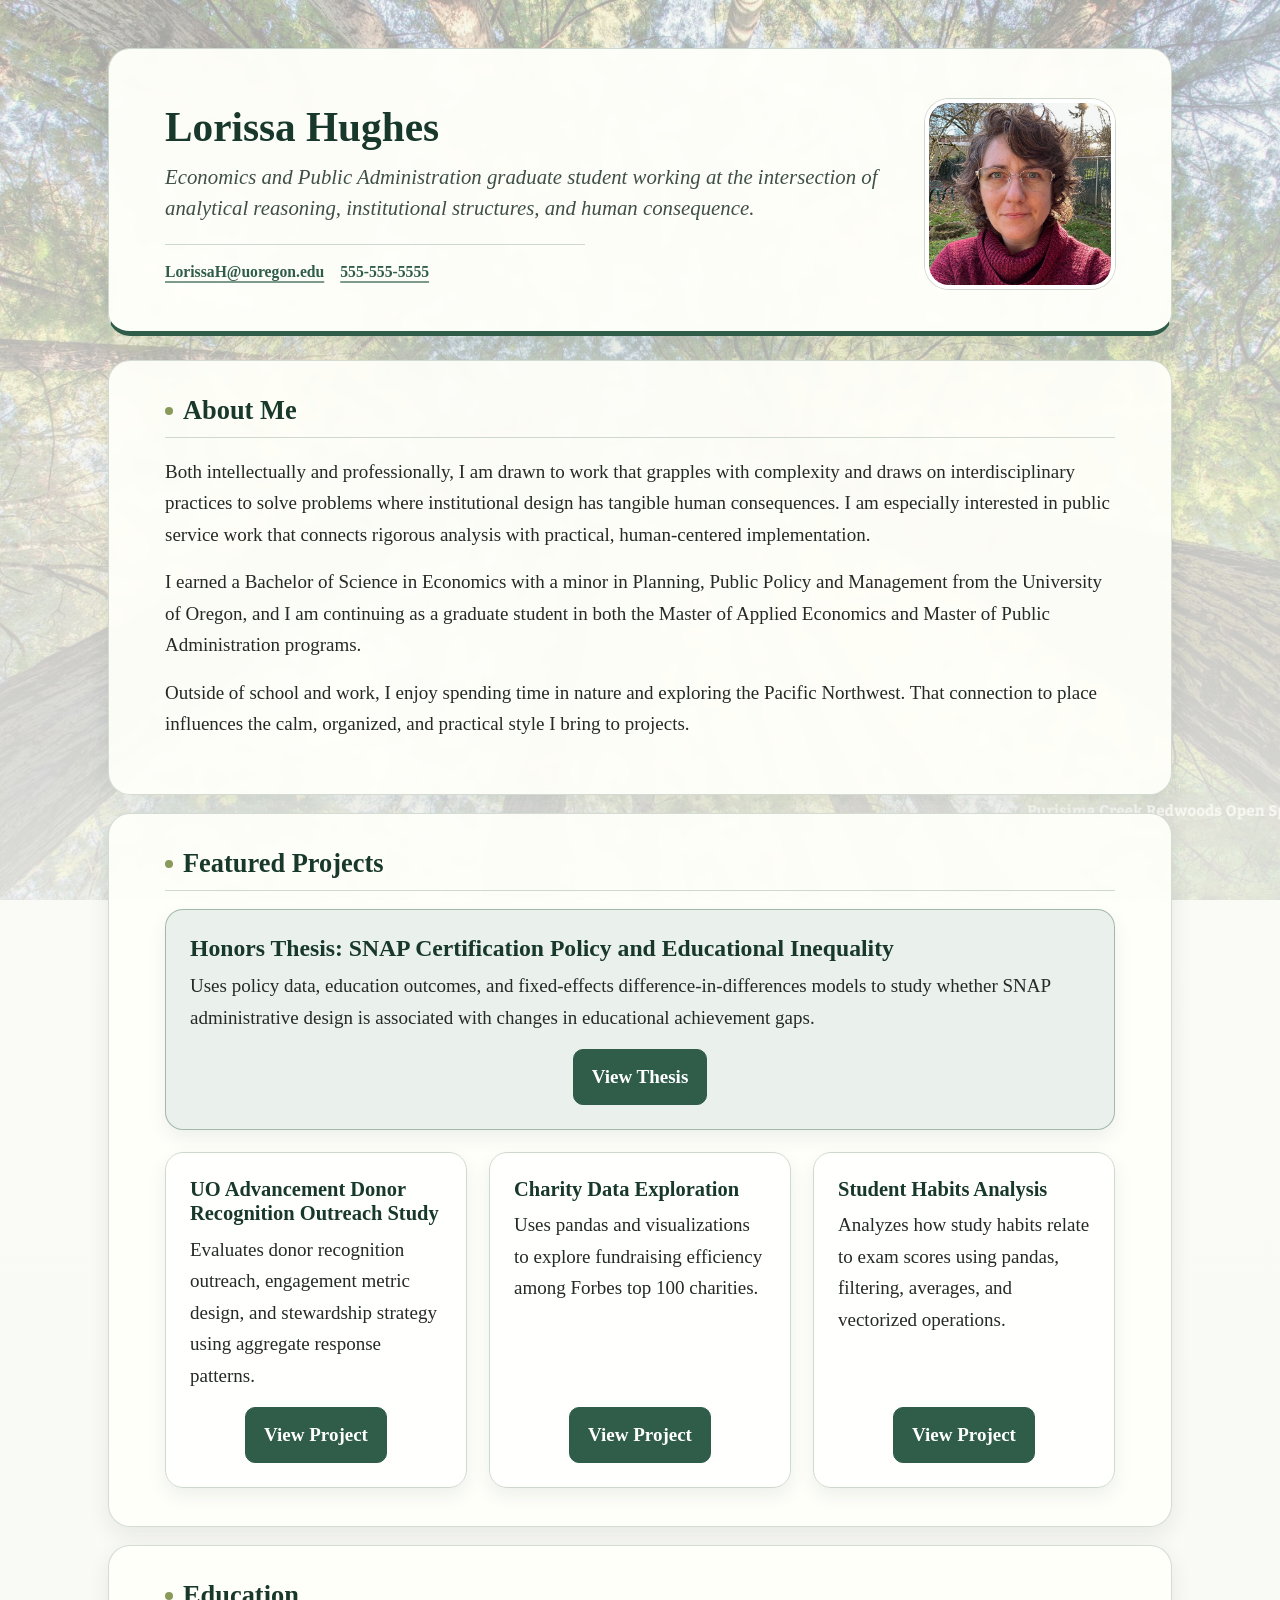
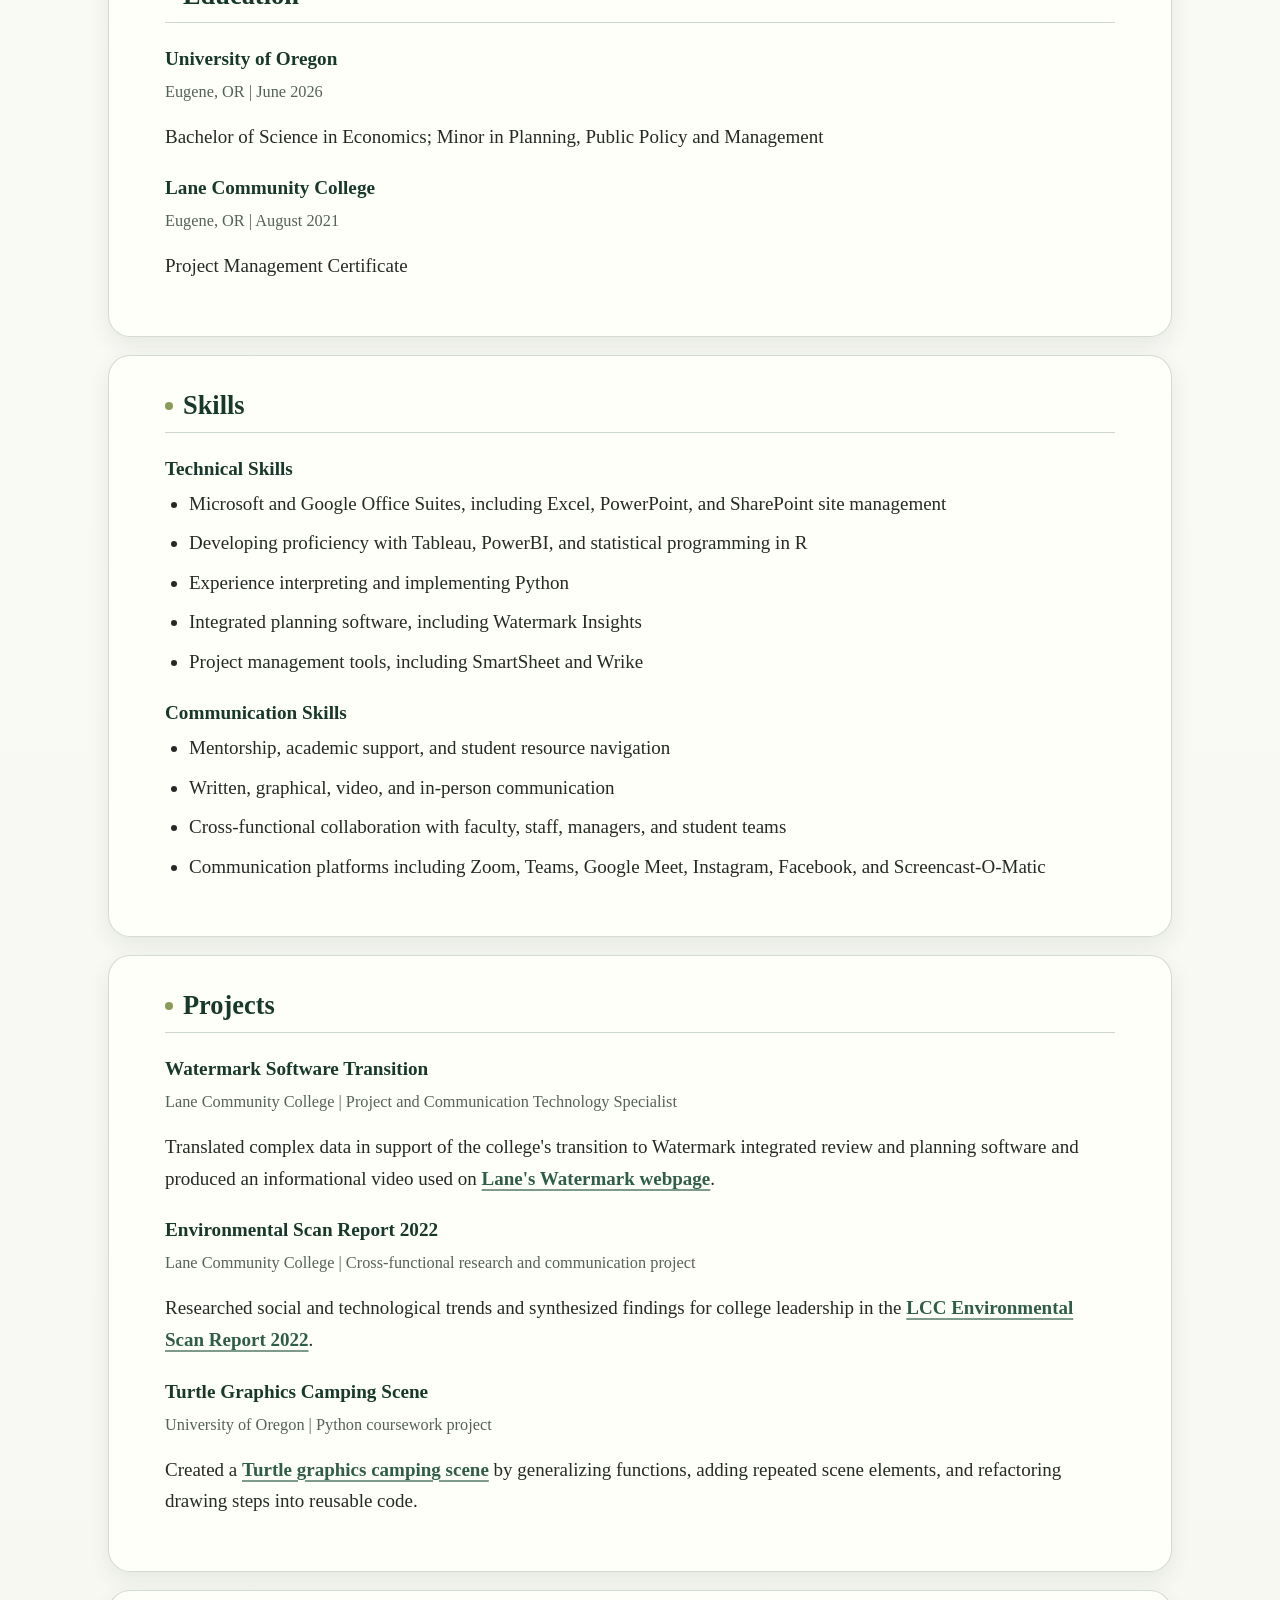
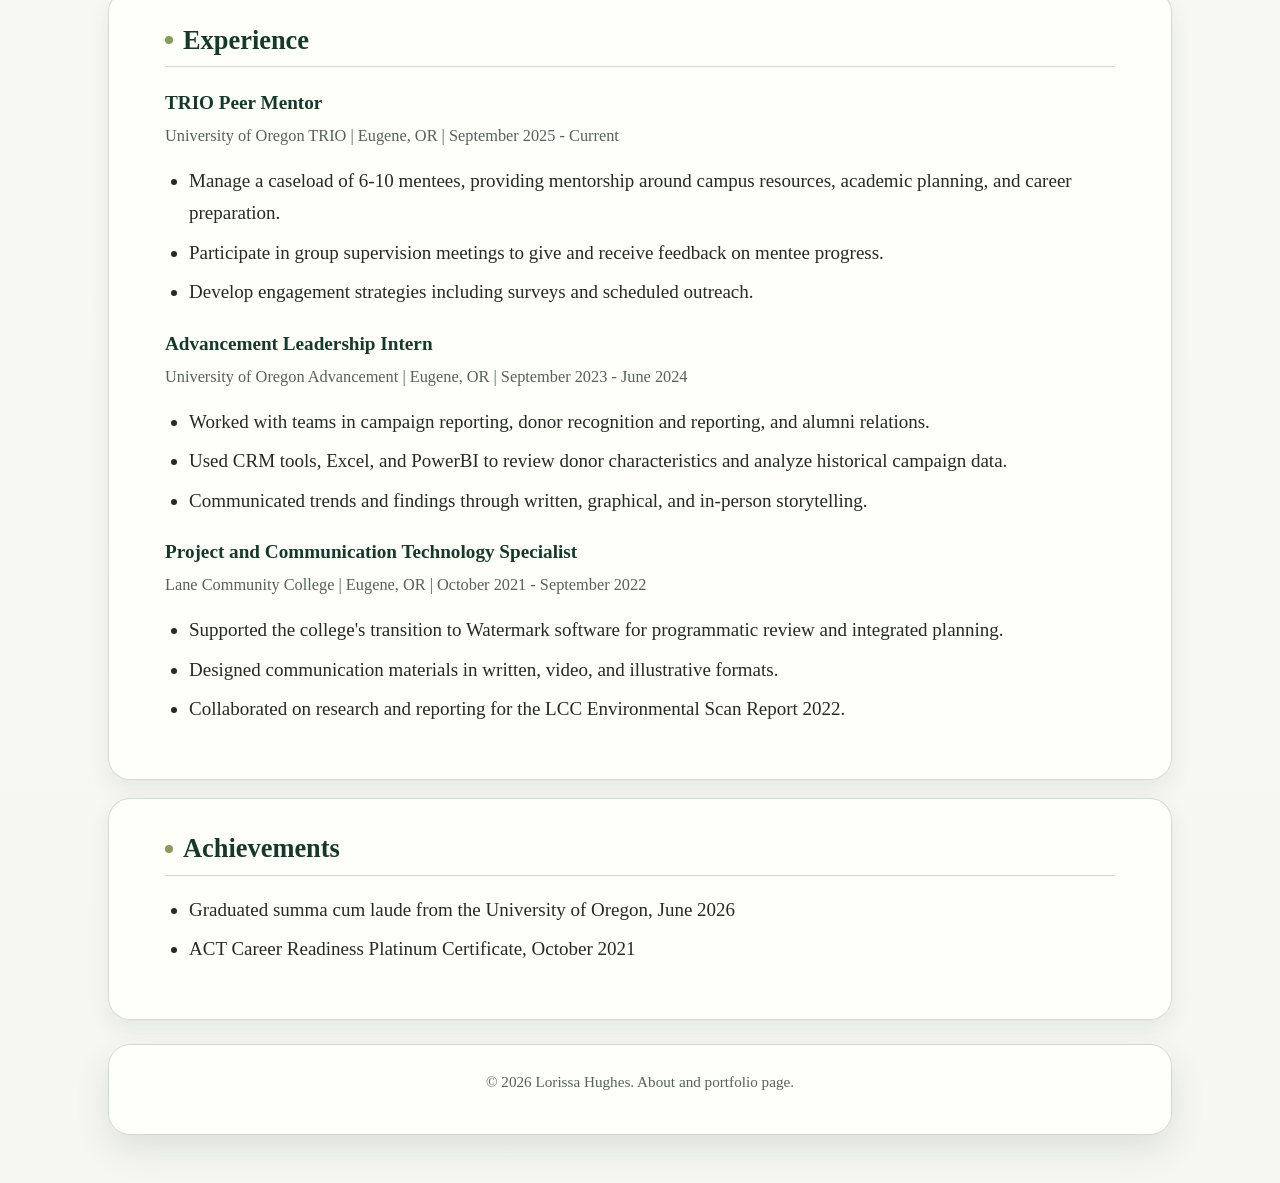
<file: project8.html>
<!DOCTYPE html>
<html lang="en">
<head>
    <meta charset="UTF-8">
    <meta name="viewport" content="width=device-width, initial-scale=1.0">
    <title>Lorissa Hughes | Portfolio</title>
    <link rel="stylesheet" href="project8-styles.css?v=32">
</head>
<body>
    <header class="profile-header">
        <div class="profile-text">
            <h1>Lorissa Hughes</h1>
            <p class="subtitle profile-tagline">Economics and Public Administration graduate student working at the intersection of analytical reasoning, institutional structures, and human consequence.</p>
            <hr>
            <p class="contact-links">
                <a href="mailto:LorissaH@uoregon.edu" title="Email Lorissa Hughes">LorissaH@uoregon.edu</a>
                <a href="tel:+15555555555" title="Call Lorissa Hughes">555-555-5555</a>
            </p>
        </div>
        <img class="profile-photo" src="IMG_1935.jpeg" alt="Photo of Lorissa Hughes">
    </header>

    <main>
        <section id="about">
            <h2>About Me</h2>
            <p>
                Both intellectually and professionally, I am drawn to work that grapples with
                complexity and draws on interdisciplinary practices to solve problems where
                institutional design has tangible human consequences. I am especially
                interested in public service work that connects rigorous analysis with
                practical, human-centered implementation.
                
            </p>
            <p>
                I earned a Bachelor of Science in Economics with a minor in Planning, Public
                Policy and Management from the University of Oregon, and I am continuing as
                a graduate student in both the Master of Applied Economics and Master of
                Public Administration programs.
            </p>
            <p>
                Outside of school and work, I enjoy spending time in nature and exploring the
                Pacific Northwest. That connection to place influences the calm, organized,
                and practical style I bring to projects.
            </p>
        </section>

        <section id="featured-projects">
            <h2>Featured Projects</h2>

            <div class="featured-project featured-project-spotlight">
                <h3>Honors Thesis: SNAP Certification Policy and Educational Inequality</h3>
                <p>Uses policy data, education outcomes, and fixed-effects difference-in-differences models to study whether SNAP administrative design is associated with changes in educational achievement gaps.</p>
                <a class="button" href="honors-thesis-snap.html" title="View Honors Thesis project page">View Thesis</a>
            </div>

            <div class="featured-projects-grid">
                <div class="featured-project">
                    <h3>UO Advancement Donor Recognition Outreach Study</h3>
                    <p>Evaluates donor recognition outreach, engagement metric design, and stewardship strategy using aggregate response patterns.</p>
                    <a class="button" href="advancement-donor-recognition-full.html" title="View UO Advancement Donor Recognition Outreach Study page">View Project</a>
                </div>

                <div class="featured-project">
                    <h3>Charity Data Exploration</h3>
                    <p>Uses pandas and visualizations to explore fundraising efficiency among Forbes top 100 charities.</p>
                    <a class="button" href="charity-data-exploration.html" title="View Charity Data Exploration page">View Project</a>
                </div>

                <div class="featured-project">
                    <h3>Student Habits Analysis</h3>
                    <p>Analyzes how study habits relate to exam scores using pandas, filtering, averages, and vectorized operations.</p>
                    <a class="button" href="student-habits-analysis.html" title="View Student Habits Analysis page">View Project</a>
                </div>
            </div>
        </section>

        <section id="education">
            <h2>Education</h2>
            <h3>University of Oregon</h3>
            <p class="details">Eugene, OR | June 2026</p>
            <p>Bachelor of Science in Economics; Minor in Planning, Public Policy and Management</p>

            <h3>Lane Community College</h3>
            <p class="details">Eugene, OR | August 2021</p>
            <p>Project Management Certificate</p>
        </section>

        <section id="skills">
            <h2>Skills</h2>
            <h3>Technical Skills</h3>
            <ul>
                <li>Microsoft and Google Office Suites, including Excel, PowerPoint, and SharePoint site management</li>
                <li>Developing proficiency with Tableau, PowerBI, and statistical programming in R</li>
                <li>Experience interpreting and implementing Python</li>
                <li>Integrated planning software, including Watermark Insights</li>
                <li>Project management tools, including SmartSheet and Wrike</li>
            </ul>

            <h3>Communication Skills</h3>
            <ul>
                <li>Mentorship, academic support, and student resource navigation</li>
                <li>Written, graphical, video, and in-person communication</li>
                <li>Cross-functional collaboration with faculty, staff, managers, and student teams</li>
                <li>Communication platforms including Zoom, Teams, Google Meet, Instagram, Facebook, and Screencast-O-Matic</li>
            </ul>
        </section>

        <section id="projects">
            <h2>Projects</h2>
            <h3>Watermark Software Transition</h3>
            <p class="details">Lane Community College | Project and Communication Technology Specialist</p>
            <p>Translated complex data in support of the college's transition to Watermark integrated review and planning software and produced an informational video used on <a href="https://inside.lanecc.edu/pie/watermark-software-suite" title="View Lane Community College Watermark Software Suite page">Lane's Watermark webpage</a>.</p>

            <h3>Environmental Scan Report 2022</h3>
            <p class="details">Lane Community College | Cross-functional research and communication project</p>
            <p>Researched social and technological trends and synthesized findings for college leadership in the <a href="https://drive.google.com/file/d/1wl4Mzsvh9foos_I3pxX0S7ialzPYKBQU/view?usp=drive_link" title="View the LCC Environmental Scan Report 2022">LCC Environmental Scan Report 2022</a>.</p>

            <h3>Turtle Graphics Camping Scene</h3>
            <p class="details">University of Oregon | Python coursework project</p>
            <p>Created a <a href="turtle-graphics-camping-scene.html" title="View Turtle Graphics Camping Scene page">Turtle graphics camping scene</a> by generalizing functions, adding repeated scene elements, and refactoring drawing steps into reusable code.</p>
        </section>

        <section id="experience">
            <h2>Experience</h2>
            <h3>TRIO Peer Mentor</h3>
            <p class="details">University of Oregon TRIO | Eugene, OR | September 2025 - Current</p>
            <ul>
                <li>Manage a caseload of 6-10 mentees, providing mentorship around campus resources, academic planning, and career preparation.</li>
                <li>Participate in group supervision meetings to give and receive feedback on mentee progress.</li>
                <li>Develop engagement strategies including surveys and scheduled outreach.</li>
            </ul>

            <h3>Advancement Leadership Intern</h3>
            <p class="details">University of Oregon Advancement | Eugene, OR | September 2023 - June 2024</p>
            <ul>
                <li>Worked with teams in campaign reporting, donor recognition and reporting, and alumni relations.</li>
                <li>Used CRM tools, Excel, and PowerBI to review donor characteristics and analyze historical campaign data.</li>
                <li>Communicated trends and findings through written, graphical, and in-person storytelling.</li>
            </ul>

            <h3>Project and Communication Technology Specialist</h3>
            <p class="details">Lane Community College | Eugene, OR | October 2021 - September 2022</p>
            <ul>
                <li>Supported the college's transition to Watermark software for programmatic review and integrated planning.</li>
                <li>Designed communication materials in written, video, and illustrative formats.</li>
                <li>Collaborated on research and reporting for the LCC Environmental Scan Report 2022.</li>
            </ul>
        </section>

        <section id="achievements">
            <h2>Achievements</h2>
            <ul>
                <li>Graduated summa cum laude from the University of Oregon, June 2026</li>
                <li>ACT Career Readiness Platinum Certificate, October 2021</li>
            </ul>
        </section>
    </main>

    <footer>
        <p>&copy; 2026 Lorissa Hughes. About and portfolio page.</p>
    </footer>
</body>
</html>
</file>
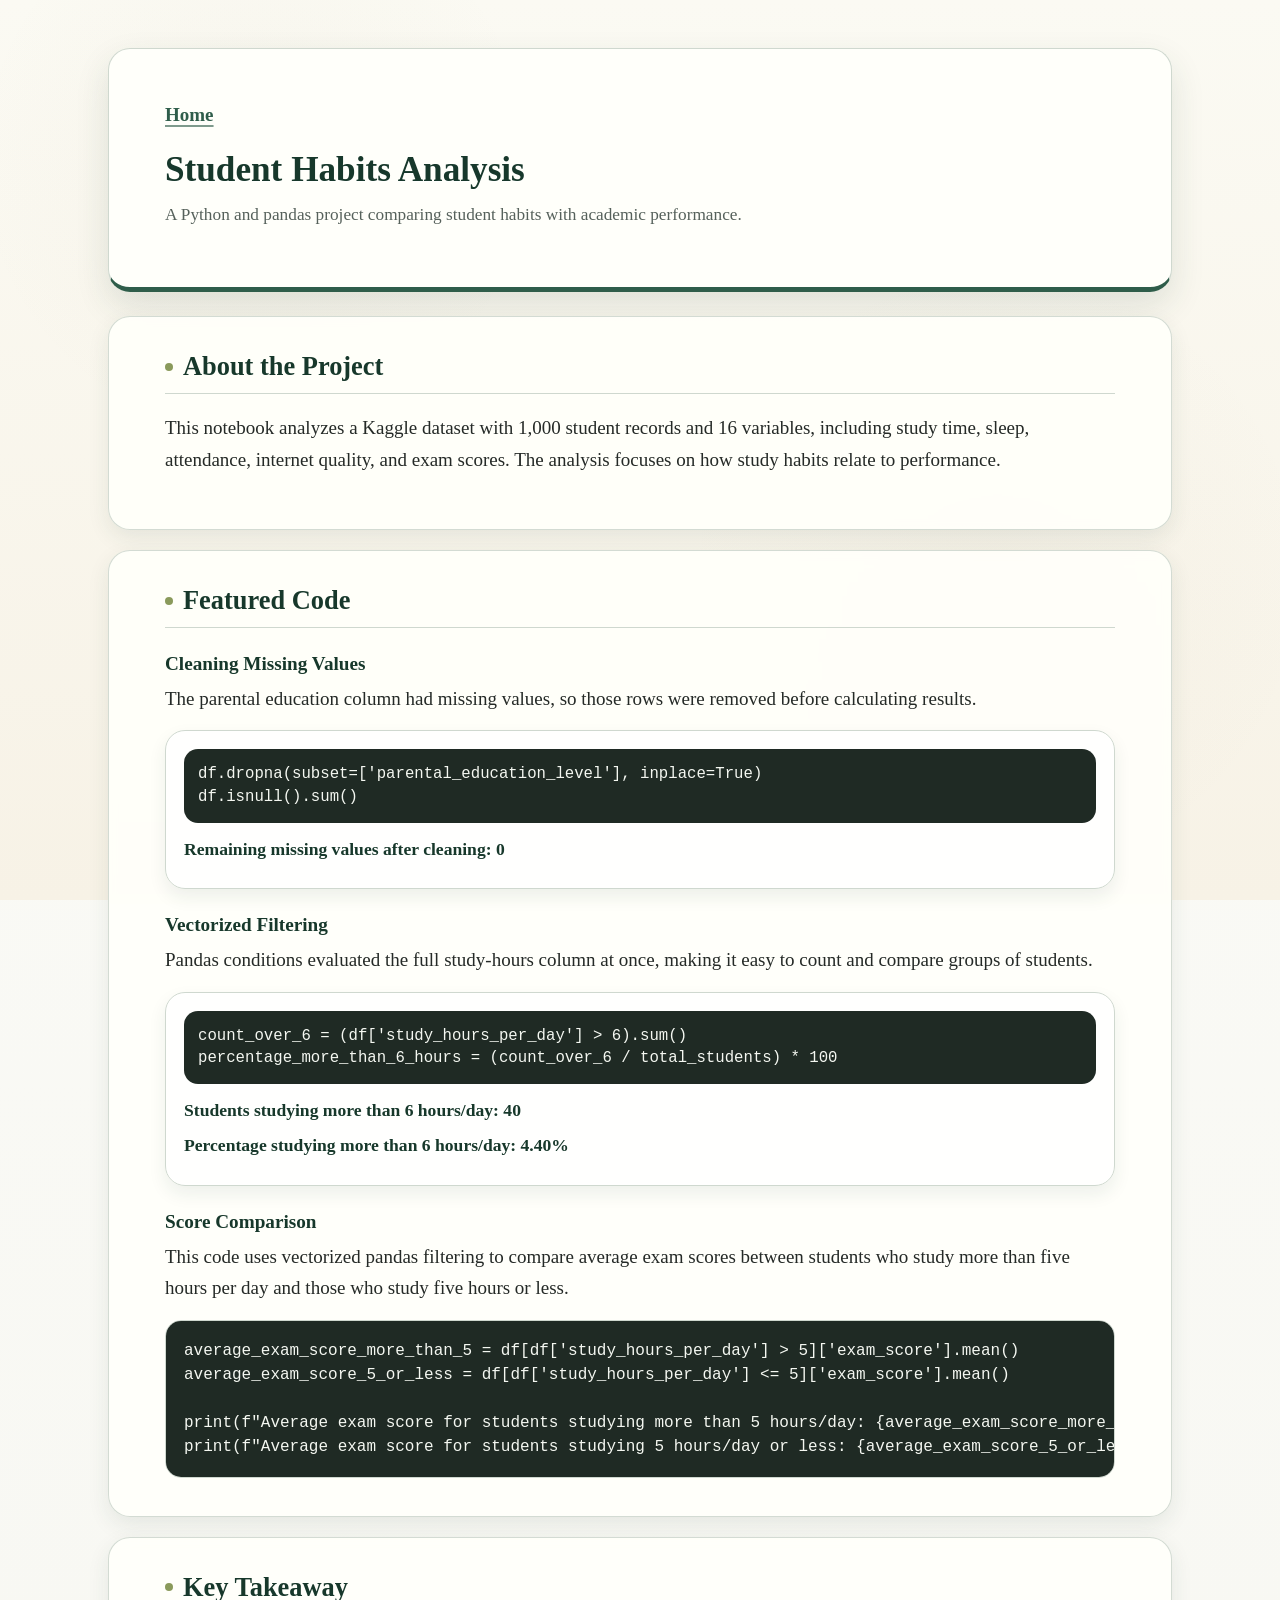
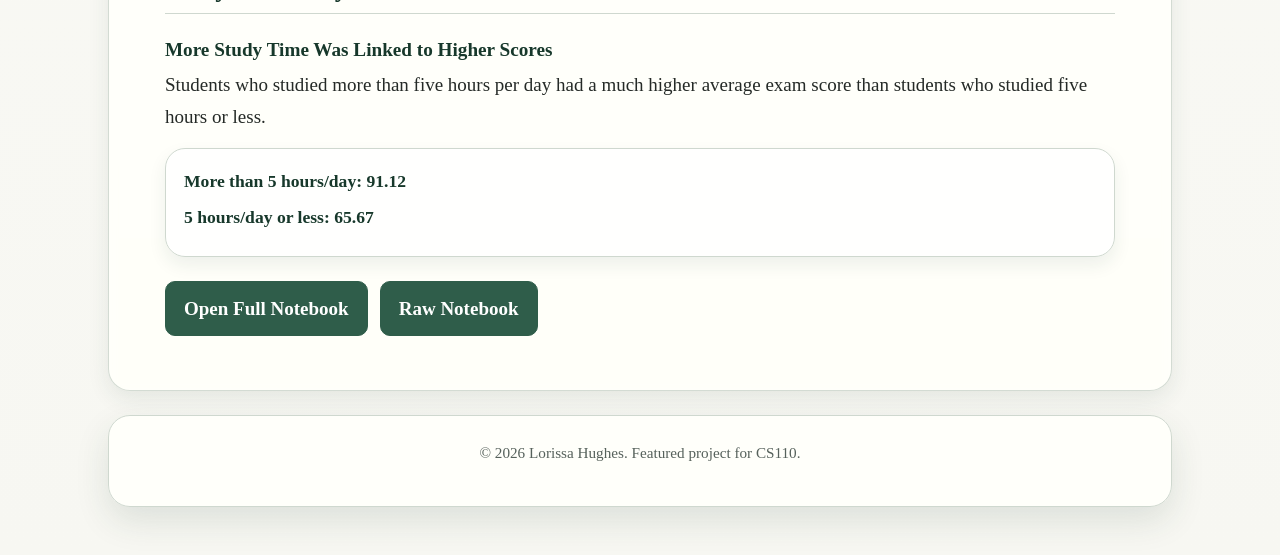
<file: student-habits-analysis.html>
<!DOCTYPE html>
<html lang="en">
<head>
    <meta charset="UTF-8">
    <meta name="viewport" content="width=device-width, initial-scale=1.0">
    <title>Student Habits Analysis</title>
    <link rel="stylesheet" href="project8-styles.css?v=32">
</head>
<body class="project-detail">
    <header>
        <p class="project-nav"><a href="index.html" title="Return to home page">Home</a></p>
        <h1>Student Habits Analysis</h1>
        <p class="subtitle">A Python and pandas project comparing student habits with academic performance.</p>
    </header>

    <main class="project-page">
        <section>
            <h2>About the Project</h2>
            <p>
                This notebook analyzes a Kaggle dataset with 1,000 student records and 16
                variables, including study time, sleep, attendance, internet quality, and exam
                scores. The analysis focuses on how study habits relate to performance.
            </p>
        </section>

        <section>
            <h2>Featured Code</h2>
            <h3>Cleaning Missing Values</h3>
            <p>
                The parental education column had missing values, so those rows were removed
                before calculating results.
            </p>
            <div class="result-bubble">
                <pre><code>df.dropna(subset=['parental_education_level'], inplace=True)
df.isnull().sum()</code></pre>
                <p class="result-line">Remaining missing values after cleaning: 0</p>
            </div>

            <h3>Vectorized Filtering</h3>
            <p>
                Pandas conditions evaluated the full study-hours column at once, making it
                easy to count and compare groups of students.
            </p>
            <div class="result-bubble">
                <pre><code>count_over_6 = (df['study_hours_per_day'] > 6).sum()
percentage_more_than_6_hours = (count_over_6 / total_students) * 100</code></pre>
                <p class="result-line">Students studying more than 6 hours/day: 40</p>
                <p class="result-line">Percentage studying more than 6 hours/day: 4.40%</p>
            </div>

            <h3>Score Comparison</h3>
            <p>
                This code uses vectorized pandas filtering to compare average exam scores
                between students who study more than five hours per day and those who study
                five hours or less.
            </p>
            <pre class="code-sample"><code>average_exam_score_more_than_5 = df[df['study_hours_per_day'] > 5]['exam_score'].mean()
average_exam_score_5_or_less = df[df['study_hours_per_day'] <= 5]['exam_score'].mean()

print(f"Average exam score for students studying more than 5 hours/day: {average_exam_score_more_than_5:.2f}")
print(f"Average exam score for students studying 5 hours/day or less: {average_exam_score_5_or_less:.2f}")</code></pre>
        </section>

        <section>
            <h2>Key Takeaway</h2>
            <h3>More Study Time Was Linked to Higher Scores</h3>
            <p>
                Students who studied more than five hours per day had a much higher average
                exam score than students who studied five hours or less.
            </p>
            <div class="result-bubble">
                <p class="result-line">More than 5 hours/day: 91.12</p>
                <p class="result-line">5 hours/day or less: 65.67</p>
            </div>
            <p class="project-actions">
                <a class="button" href="project7-full-notebook.html" title="Open the full Student Habits Analysis notebook with outputs">Open Full Notebook</a>
                <a class="button" href="project7-2.ipynb" title="Open the raw Student Habits Analysis notebook file">Raw Notebook</a>
            </p>
        </section>
    </main>

    <footer>
        <p>&copy; 2026 Lorissa Hughes. Featured project for CS110.</p>
    </footer>
</body>
</html>
</file>
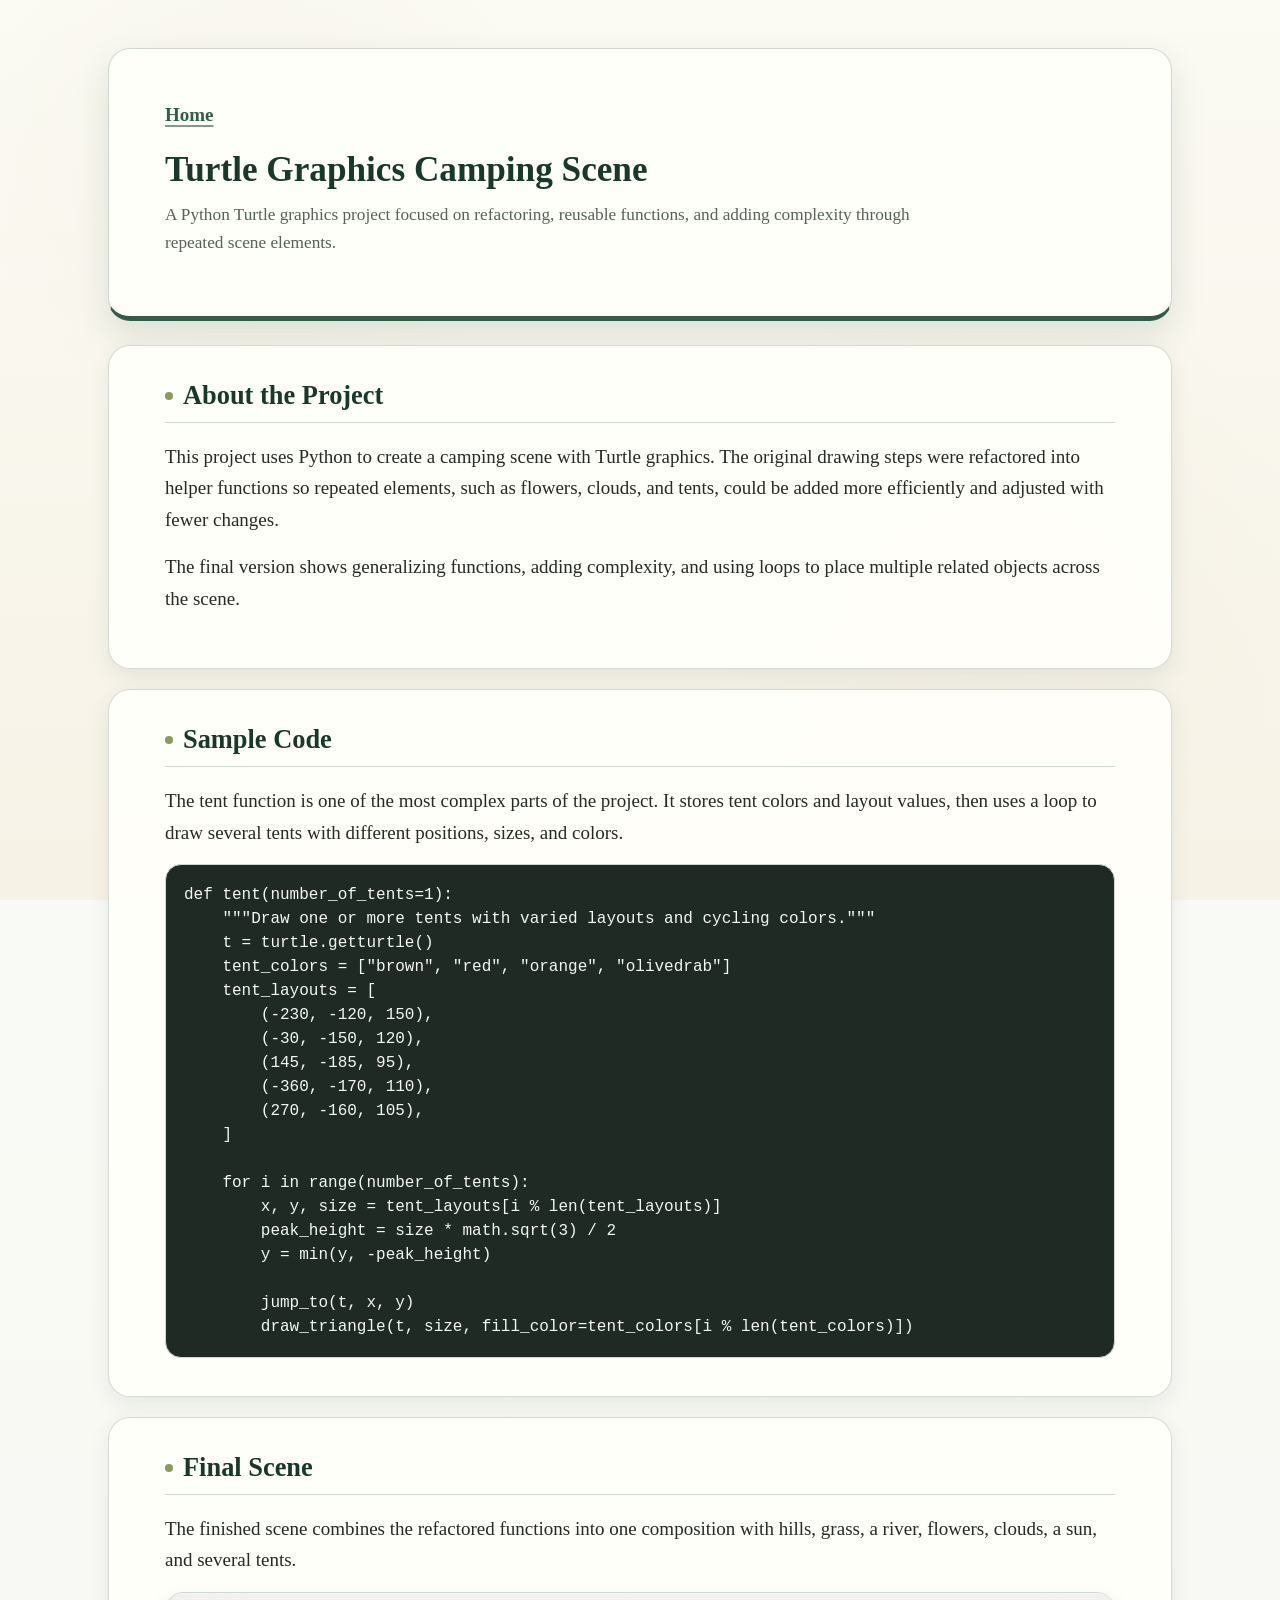
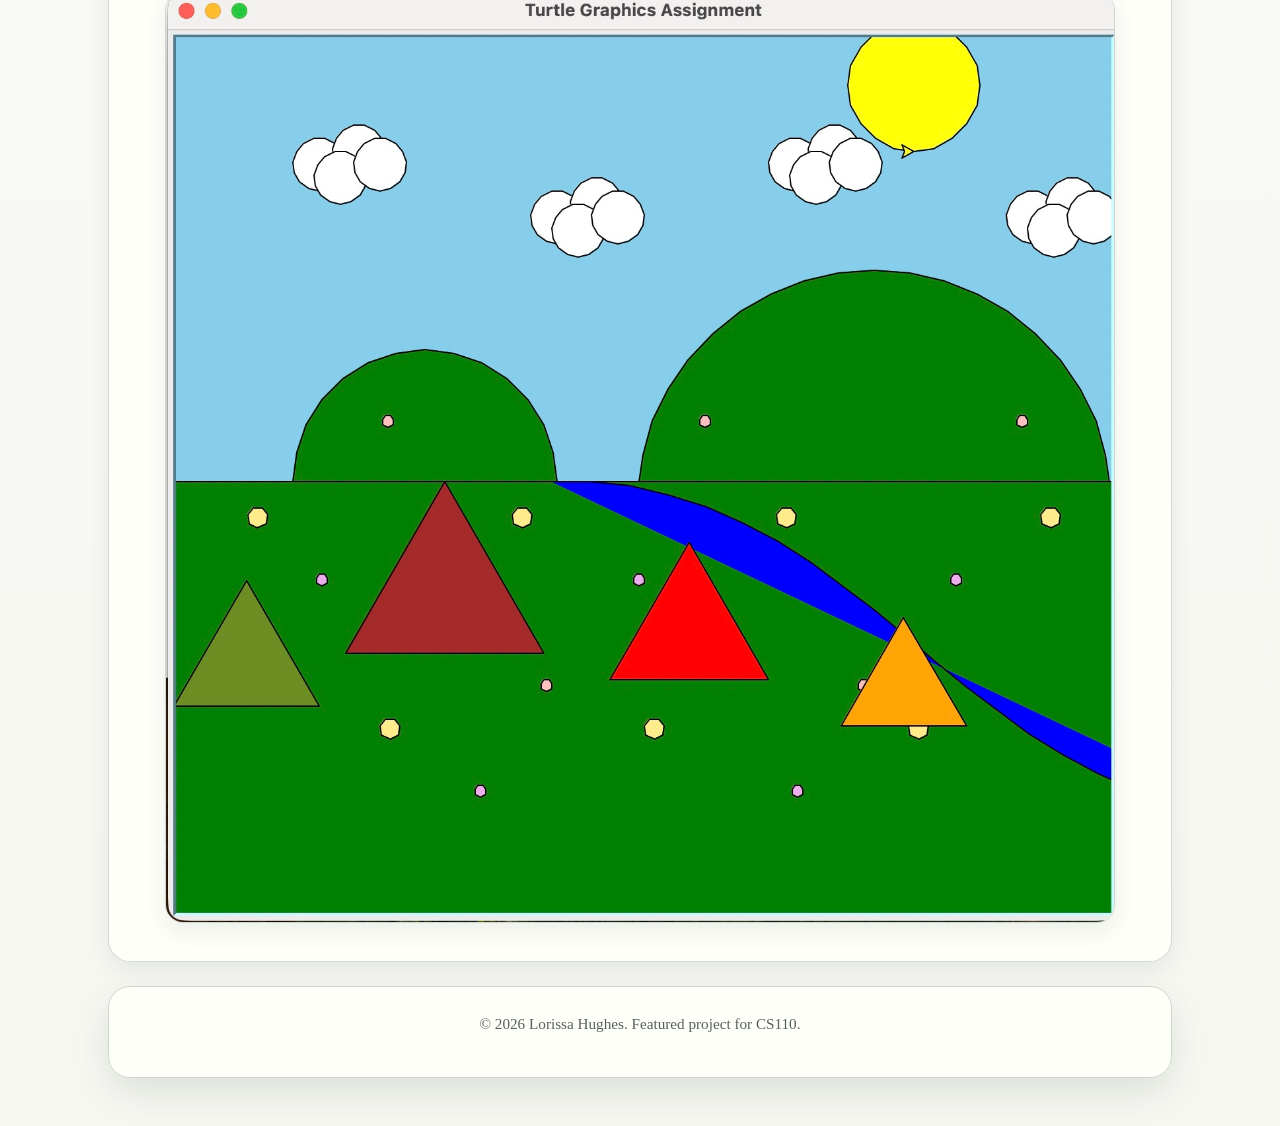
<file: turtle-graphics-camping-scene.html>
<!DOCTYPE html>
<html lang="en">
<head>
    <meta charset="UTF-8">
    <meta name="viewport" content="width=device-width, initial-scale=1.0">
    <title>Turtle Graphics Camping Scene</title>
    <link rel="stylesheet" href="project8-styles.css?v=32">
</head>
<body class="project-detail">
    <header>
        <p class="project-nav"><a href="index.html" title="Return to home page">Home</a></p>
        <h1>Turtle Graphics Camping Scene</h1>
        <p class="subtitle">A Python Turtle graphics project focused on refactoring, reusable functions, and adding complexity through repeated scene elements.</p>
    </header>

    <main class="project-page">
        <section>
            <h2>About the Project</h2>
            <p>
                This project uses Python to create a camping scene with Turtle graphics. The
                original drawing steps were refactored into helper functions so repeated
                elements, such as flowers, clouds, and tents, could be added more efficiently
                and adjusted with fewer changes.
            </p>
            <p>
                The final version shows generalizing functions, adding complexity, and using
                loops to place multiple related objects across the scene.
            </p>
        </section>

        <section>
            <h2>Sample Code</h2>
            <p>
                The tent function is one of the most complex parts of the project. It stores
                tent colors and layout values, then uses a loop to draw several tents with
                different positions, sizes, and colors.
            </p>
            <pre class="code-sample"><code>def tent(number_of_tents=1):
    """Draw one or more tents with varied layouts and cycling colors."""
    t = turtle.getturtle()
    tent_colors = ["brown", "red", "orange", "olivedrab"]
    tent_layouts = [
        (-230, -120, 150),
        (-30, -150, 120),
        (145, -185, 95),
        (-360, -170, 110),
        (270, -160, 105),
    ]

    for i in range(number_of_tents):
        x, y, size = tent_layouts[i % len(tent_layouts)]
        peak_height = size * math.sqrt(3) / 2
        y = min(y, -peak_height)

        jump_to(t, x, y)
        draw_triangle(t, size, fill_color=tent_colors[i % len(tent_colors)])</code></pre>
        </section>

        <section>
            <h2>Final Scene</h2>
            <p>
                The finished scene combines the refactored functions into one composition
                with hills, grass, a river, flowers, clouds, a sun, and several tents.
            </p>
            <img class="scene-image" src="project3-image.jpg" alt="Python Turtle camping scene with hills, clouds, sun, flowers, river, and tents">
        </section>
    </main>

    <footer>
        <p>&copy; 2026 Lorissa Hughes. Featured project for CS110.</p>
    </footer>
</body>
</html>
</file>
<file: project8-styles.css>
/* Lorissa H. */
/* Final project stylesheet: minimalist, professional, with PNW-inspired accents. */

/* Reset the browser defaults so spacing is predictable across the whole page. */
* {
    margin: 0;
    padding: 0;
    box-sizing: border-box;
}

/* Main color palette for the page. */
:root {
    --font-body: Charter, "Iowan Old Style", Cambria, Georgia, "Times New Roman", serif;
    --font-heading: Charter, "Iowan Old Style", Georgia, "Times New Roman", serif;
    --page: #f7f7f2;
    --surface: rgba(255, 255, 250, 0.96);
    --surface-strong: #ffffff;
    --text: #252a27;
    --muted: #56615b;
    --line: #cfd8cf;
    --green: #2f5d4a;
    --green-dark: #17382b;
    --green-soft: #e4eee8;
    --moss: #8a9a5b;
    --shadow: 0 14px 34px rgba(31, 63, 50, 0.12);
    --shadow-soft: 0 8px 22px rgba(31, 63, 50, 0.09);
}

/* Enables smooth scrolling for in-page links. */
html {
    scroll-behavior: smooth;
}

/* Sets the main page width, typography, and background color. */
body {
    min-height: 100vh;
    max-width: 1120px;
    margin: 0 auto;
    padding: 48px 28px;
    position: relative;
    font-family: var(--font-body);
    font-size: 19px;
    font-weight: 400;
    line-height: 1.66;
    color: var(--text);
    background:
        radial-gradient(circle at top left, rgba(228, 238, 232, 0.9), transparent 34rem),
        linear-gradient(180deg, #fbfbf7 0%, var(--page) 100%);
}

/* Adds the transparent redwoods background image behind the content. */
body::before {
    content: "";
    position: fixed;
    top: 0;
    left: 0;
    width: 100%;
    height: 100%;
    background-image:
        linear-gradient(rgba(247, 247, 242, 0.66), rgba(247, 247, 242, 0.88)),
        url("redwoods-background.png");
    background-position: center;
    background-size: cover;
    opacity: 0.95;
    z-index: -1;
}

/* Project detail pages use a quiet warm paper texture instead of a scenic image. */
body.project-detail::before {
    background-image:
        radial-gradient(circle at 20% 18%, rgba(138, 116, 75, 0.035), transparent 18rem),
        radial-gradient(circle at 78% 64%, rgba(138, 116, 75, 0.03), transparent 20rem),
        linear-gradient(180deg, #fbfaf3 0%, #f7f2e6 100%);
    background-position:
        center,
        center,
        center;
    background-size:
        auto,
        auto,
        auto;
    opacity: 1;
}

/* Gives the major page areas a light panel effect so the text stays readable. */
header,
footer {
    background: var(--surface);
    border: 1px solid var(--line);
    border-radius: 22px;
    box-shadow: var(--shadow);
    backdrop-filter: blur(4px);
}

/* Styles the top introduction area. */
header {
    padding: 50px 56px 42px;
    border-bottom: 5px solid var(--green);
}

/* Places intro text and profile photo side by side on larger screens. */
.profile-header {
    display: flex;
    align-items: center;
    gap: 28px;
}

/* Allows the intro text to take up the available space next to the image. */
.profile-text {
    flex: 1;
}

/* Keeps the profile picture consistently sized and cropped. */
.profile-photo {
    width: 190px;
    aspect-ratio: 1;
    object-fit: cover;
    object-position: center;
    border-radius: 24px;
    border: 4px solid var(--surface-strong);
    box-shadow: 0 0 0 1px var(--line);
}

/* Keeps email and phone links grouped without crowding them. */
.contact-links {
    display: flex;
    flex-wrap: wrap;
    gap: 10px 16px;
    margin-bottom: 0;
}

/* Slightly sizes down the contact links so they do not overpower the header. */
.contact-links a {
    font-size: 0.98rem;
}

/* Creates space between the header and the individual content sections. */
main {
    display: grid;
    gap: 18px;
    margin-top: 24px;
}

/* Keeps the footer simple and secondary. */
footer {
    margin-top: 24px;
    padding: 24px 56px;
    color: var(--muted);
    font-size: 0.95rem;
    text-align: center;
}

/* Shared heading style for a consistent hierarchy. */
h1,
h2,
h3 {
    font-family: var(--font-heading);
    line-height: 1.2;
    color: var(--green-dark);
    font-weight: 600;
}

strong,
b {
    font-weight: 650;
}

/* Main name heading in the header. */
h1 {
    font-size: 2.58rem;
    margin-bottom: 10px;
    letter-spacing: 0;
    text-shadow: 0 1px 0 rgba(255, 255, 255, 0.72);
}

body.project-detail > header h1 {
    font-size: 2.2rem;
}

.thesis-title {
    max-width: none;
    font-size: 1.95rem;
}

.thesis-title-subtitle {
    display: block;
    margin-top: 6px;
    color: #496f40;
    font-size: 0.8em;
    font-style: italic;
    font-weight: 650;
}

/* Section headings for each major part of the page. */
h2 {
    margin: 38px 0 18px;
    padding-bottom: 10px;
    border-bottom: 1px solid var(--line);
    font-size: 1.65rem;
}

/* Small moss dot detail before section headings. */
h2::before {
    content: "";
    display: inline-block;
    width: 8px;
    height: 8px;
    margin-right: 10px;
    border-radius: 50%;
    background: var(--moss);
    vertical-align: 0.16em;
}

/* Subheadings for schools, jobs, and projects. */
h3 {
    margin: 24px 0 8px;
    font-size: 1.2rem;
}

/* Subtle divider under the header intro. */
hr {
    width: 100%;
    max-width: 420px;
    margin: 20px 0 14px;
    border: 0;
    border-top: 1px solid var(--line);
}

/* Standard paragraph spacing. */
p {
    margin-bottom: 16px;
}

/* Link styling with a quiet green accent. */
a {
    color: var(--green);
    font-weight: 600;
    text-decoration-thickness: 2px;
    text-decoration-color: rgba(47, 93, 74, 0.62);
    text-underline-offset: 4px;
}

/* Makes links feel interactive when hovered or focused. */
a:hover,
a:focus {
    color: var(--green-dark);
    text-decoration-color: var(--green-dark);
}

/* Navigation styling for an optional menu. */
nav {
    margin-top: 24px;
}

/* Keeps navigation links in a flexible row. */
nav ul {
    display: flex;
    flex-wrap: wrap;
    gap: 10px;
    list-style: none;
}

/* Makes nav links look like clean, small buttons. */
nav a {
    display: inline-block;
    padding: 8px 12px;
    border: 1px solid var(--line);
    border-radius: 999px;
    background: var(--surface-strong);
    color: var(--green-dark);
    text-decoration: none;
}

/* Adds a soft green hover effect to nav links. */
nav a:hover,
nav a:focus {
    border-color: var(--green);
    background: var(--green-soft);
}

/* Adds breathing room inside each content section while softly showing the background around it. */
section {
    padding: 34px 56px 38px;
    border: 1px solid rgba(207, 216, 207, 0.9);
    border-radius: 22px;
    background: rgba(255, 255, 250, 0.93);
    box-shadow: var(--shadow-soft);
    backdrop-filter: blur(4px);
}

/* Keeps the first heading in each section from adding extra top space. */
section h2:first-child {
    margin-top: 0;
}

.project-overview .overview-lead {
    color: var(--green-dark);
    font-weight: 700;
}

/* Sets consistent spacing for both ordered and unordered lists. */
ul,
ol {
    margin: 0 0 16px 24px;
}

/* Keeps list items readable instead of cramped. */
li {
    margin-bottom: 8px;
}

/* Makes images responsive so they do not overflow on small screens. */
img {
    max-width: 100%;
    height: auto;
    border-radius: 14px;
    border: 1px solid var(--line);
}

/* Optional blockquote styling for quotes or callouts. */
blockquote {
    margin: 20px 0;
    padding: 14px 18px;
    border-left: 4px solid var(--green);
    border-radius: 10px;
    background: var(--green-soft);
    color: var(--green-dark);
}

.interpretation-section h3 {
    max-width: 860px;
    margin: 22px 0 10px;
    padding: 6px 10px;
    border-radius: 6px;
    color: var(--green-dark);
    background: rgba(228, 238, 232, 0.62);
    font-size: 1.3rem;
    font-style: italic;
    font-weight: 550;
    line-height: 1.35;
}

.interpretation-section p {
    max-width: 860px;
}

/* Table styling for structured information. */
table {
    width: 100%;
    margin: 20px 0;
    border-collapse: collapse;
    border-radius: 12px;
    overflow: hidden;
    background: var(--surface-strong);
}

/* Keeps table cells readable and aligned. */
th,
td {
    padding: 11px 12px;
    border-bottom: 1px solid var(--line);
    text-align: left;
}

td:not(:first-child) {
    text-align: right;
}

.summary-table td:nth-child(2) {
    text-align: right;
}

table.summary-table {
    width: auto;
    max-width: 720px;
    margin: 20px 0;
}

table.summary-table thead th {
    background: rgba(54, 108, 85, 0.72);
    color: var(--text);
}

table.summary-table tfoot td {
    border-top: 1px solid var(--line);
    font-weight: 600;
}

table.summary-table td:first-child {
    text-align: left;
}


.summary-table td:nth-child(3) {
    text-align: left;
}

/* Highlights table headers with the soft green accent. */
th {
    color: var(--green-dark);
    background: rgba(157, 204, 181, 0.395);
    font-weight: 650;
}

/* Softly marks important p-values without overpowering the table. */
td.p-value-highlight {
    border-radius: 8px;
    background: rgba(228, 238, 232, 0.78);
    color: var(--green-dark);
    font-weight: 700;
}

.table-note {
    margin-top: -10px;
    color: var(--muted);
    font-size: 0.9rem;
}

.chart-interpretation {
    margin: 10px 0 18px;
    color: var(--green-dark);
    line-height: 1.5;
}

/* Shared styling for buttons and button-like links. */
button,
.button {
    display: inline-block;
    padding: 11px 18px;
    border: 1px solid var(--green);
    border-radius: 10px;
    background: var(--green);
    color: #ffffff;
    font: inherit;
    font-weight: 700;
    text-decoration: none;
    cursor: pointer;
}

/* Darkens buttons on hover/focus for clearer interaction feedback. */
button:hover,
button:focus,
.button:hover,
.button:focus {
    background: var(--green-dark);
    border-color: var(--green-dark);
}

.button.resume-button {
    background: transparent;
    color: var(--green-dark);
    border-color: var(--muted);
    box-shadow: none;
}

.button.resume-button:hover,
.button.resume-button:focus {
    background: rgba(214, 231, 220, 0.3);
    border-color: var(--green-dark);
    color: var(--green-dark);
}

#experience .button {
    margin-top: 20px;
}

/* Intro/subtitle text should feel quieter than the main heading. */
.intro,
.subtitle {
    max-width: 760px;
    color: var(--muted);
    font-size: 1.08rem;
}

.thesis-subtitle {
    max-width: 880px;
    color: #3f4f47;
    font-size: 1.32rem;
    line-height: 1.5;
}

.profile-tagline {
    max-width: 820px;
    color: #3f4f47;
    font-size: 1.3rem;
    font-style: italic;
    font-weight: 400;
    line-height: 1.48;
}

/* Small highlight style for key phrases. */
.highlight {
    padding: 2px 7px;
    border-radius: 999px;
    background: var(--green-soft);
    color: var(--green-dark);
    font-weight: 650;
}

/* Simple card style for repeated content blocks. */
.card {
    margin: 18px 0;
    padding: 18px;
    border: 1px solid var(--line);
    border-radius: 14px;
    background: var(--surface-strong);
}

/* Organizes featured projects across the page. */
.featured-projects-grid {
    display: grid;
    grid-template-columns: repeat(3, 1fr);
    gap: 22px;
}

/* Keeps featured project entries distinct without making them feel heavy. */
.featured-project {
    display: flex;
    flex-direction: column;
    padding: 24px;
    border: 1px solid var(--line);
    border-radius: 18px;
    background: rgba(255, 255, 255, 0.76);
    box-shadow: 0 8px 18px rgba(31, 63, 50, 0.08);
}

/* Keeps project titles compact inside the horizontal layout. */
.featured-project h3 {
    margin-top: 0;
    color: var(--green-dark);
    font-size: 1.28rem;
    font-weight: 600;
}

/* Pushes each project button to the bottom of its block. */
.featured-project .button {
    align-self: center;
    margin-top: auto;
}

/* Secondary details like dates and locations. */
.details {
    color: var(--muted);
    font-size: 1.02rem;
}

/* Project detail pages use the same panels with focused code examples. */
.project-page {
    display: block;
}

.project-page section {
    margin-top: 20px;
}

.project-nav {
    margin: 0 0 18px;
}

.code-sample {
    overflow-x: auto;
    padding: 18px;
    border: 1px solid var(--line);
    border-radius: 16px;
    background: #1f2a24;
    color: #f4f7f1;
    font-size: 1rem;
    line-height: 1.5;
}

.model-spec {
    overflow-x: auto;
    margin: 18px 0;
    padding: 20px 22px;
    border: 1px solid rgba(138, 154, 91, 0.48);
    border-radius: 14px;
    background: rgba(255, 255, 255, 0.86);
    box-shadow: 0 8px 18px rgba(31, 63, 50, 0.06);
    text-align: center;
}

.model-equation {
    display: inline-block;
    min-width: max-content;
    color: var(--green-dark);
    font-family: Georgia, "Times New Roman", serif;
    font-size: 1.48rem;
    font-weight: 400;
    line-height: 1.45;
}

.project-actions {
    display: flex;
    flex-wrap: wrap;
    gap: 12px;
}

/* Keeps project screenshots polished and full-width. */
.scene-image {
    display: block;
    width: 100%;
    margin-top: 14px;
    border-radius: 18px;
    box-shadow: var(--shadow-soft);
}

/* Pairs project takeaways with supporting visuals when a notebook has one. */
.takeaway-plot {
    margin: 18px 0;
    padding: 16px;
    border: 1px solid var(--line);
    border-radius: 14px;
    background: rgba(255, 255, 255, 0.58);
}

.takeaway-plot p {
    margin-bottom: 12px;
}

.takeaway-plot h3 {
    margin-top: 0;
    margin-bottom: 8px;
}

.takeaway-plot img {
    display: block;
    width: 100%;
    background: #ffffff;
}

/* Gives standalone graphs their own rounded visual container. */
.graph-bubble {
    margin: 16px 0 24px;
    padding: 18px;
    border: 1px solid var(--line);
    border-radius: 20px;
    background: rgba(255, 255, 255, 0.78);
    box-shadow: 0 8px 18px rgba(31, 63, 50, 0.08);
}

.graph-bubble img {
    display: block;
    width: 100%;
    border: 1px solid var(--line);
    background: #ffffff;
}

/* Highlights compact code snippets and numeric results on project pages. */
.result-bubble {
    margin: 16px 0 24px;
    padding: 18px;
    border: 1px solid var(--line);
    border-radius: 20px;
    background: rgba(255, 255, 255, 0.78);
    box-shadow: 0 8px 18px rgba(31, 63, 50, 0.08);
}

.result-bubble pre {
    overflow-x: auto;
    margin-bottom: 12px;
    padding: 14px;
    border-radius: 14px;
    background: #1f2a24;
    color: #f4f7f1;
    font-size: 0.98rem;
    line-height: 1.45;
}

.result-line {
    margin-bottom: 6px;
    color: var(--green-dark);
    font-size: 1.1rem;
    font-weight: 800;
}

.note {
    color: var(--muted);
    font-size: 0.96rem;
}

/* Full notebook exports keep cells readable inside the site design. */
.notebook-cell {
    margin-top: 20px;
    padding: 22px;
    border: 1px solid var(--line);
    border-radius: 20px;
    background: rgba(255, 255, 250, 0.93);
    box-shadow: var(--shadow-soft);
}

.notebook-cell h1,
.notebook-cell h2,
.notebook-cell h3,
.notebook-cell h4 {
    margin-top: 0;
}

.cell-label {
    margin-bottom: 8px;
    color: var(--muted);
    font-size: 0.9rem;
    font-weight: 700;
}

.notebook-output {
    overflow-x: auto;
    margin-top: 12px;
    padding: 14px;
    border: 1px solid var(--line);
    border-radius: 12px;
    background: var(--surface-strong);
    color: var(--text);
    font-size: 0.92rem;
    line-height: 1.45;
}

.notebook-plot {
    display: block;
    max-width: 100%;
    margin-top: 14px;
    border-radius: 14px;
    border: 1px solid var(--line);
    background: #ffffff;
}

.notebook-html-output {
    overflow-x: auto;
    margin-top: 12px;
}


/* Gives the thesis highlight a stronger first-position treatment in featured projects. */
.featured-project-spotlight {
    margin-bottom: 22px;
    border-color: rgba(47, 93, 74, 0.38);
    background: rgba(228, 238, 232, 0.78);
}

.featured-project-spotlight h3 {
    font-size: 1.48rem;
}

/* Thesis page layouts for evidence, metrics, and paired plots. */
.thesis-actions {
    margin-top: 20px;
}

.metric-grid,
.evidence-grid,
.plot-grid {
    display: grid;
    gap: 18px;
}

.metric-grid {
    grid-template-columns: repeat(3, 1fr);
    margin-top: 18px;
}

.evidence-grid,
.plot-grid {
    grid-template-columns: repeat(2, 1fr);
}

.plot-grid.centered-plots {
    grid-template-columns: 1fr;
    justify-items: center;
}

.plot-grid.centered-plots .graph-bubble {
    width: min(560px, 100%);
}

.metric-card,
.evidence-card {
    padding: 18px;
    border: 1px solid var(--line);
    border-radius: 18px;
    background: rgba(255, 255, 255, 0.78);
    box-shadow: 0 8px 18px rgba(31, 63, 50, 0.06);
}

.metric-value {
    margin-bottom: 4px;
    color: var(--green-dark);
    font-family: Georgia, "Times New Roman", serif;
    font-size: 2rem;
    font-weight: 800;
    line-height: 1.1;
}

.evidence-card h3,
.metric-card p:last-child {
    margin-top: 0;
}

.evidence-card h3 {
    margin: 24px 0 8px;
    padding: 0;
    background: transparent;
    font-style: normal;
    font-size: 1.3rem;
    font-weight: 600;
    line-height: 1.2;
    color: var(--green-dark);
}

.index-visual {
    display: grid;
    gap: 18px;
    margin-top: 18px;
}

.engagement-index-section .index-visual {
    margin-top: 6px;
}

.engagement-index-section > p {
    margin-bottom: 8px;
}

.index-scale,
.index-formula {
    display: grid;
    gap: 10px;
}

.index-scale {
    grid-template-columns: repeat(6, 1fr);
}

.index-band,
.formula-card,
.activity-phase-chart {
    border: 1px solid var(--line);
    background: rgba(255, 255, 255, 0.78);
    box-shadow: 0 8px 18px rgba(31, 63, 50, 0.06);
}

.index-band {
    min-height: 118px;
    padding: 14px 12px;
    border-radius: 16px;
    border-top-width: 6px;
}

.index-band.delivery {
    border-top-color: #9b6a57;
}

.index-band.no-engagement {
    border-top-color: #b9aa83;
}

.index-band.opened {
    border-top-color: #9caf88;
}

.index-band.partial {
    border-top-color: #789b78;
}

.index-band.complete {
    border-top-color: #4f7d65;
}

.index-band.substantive {
    border-top-color: var(--green-dark);
}

.index-score,
.formula-value,
.phase-value {
    display: block;
    color: var(--green-dark);
    font-family: Georgia, "Times New Roman", serif;
    font-weight: 800;
    line-height: 1.1;
}

.index-score {
    margin-bottom: 8px;
    font-size: 1.45rem;
}

.index-formula {
    align-items: stretch;
    grid-template-columns: 1fr auto 1fr auto 1.45fr auto 1.35fr;
}

.formula-card {
    padding: 16px;
    border-radius: 16px;
}

.formula-value {
    margin-bottom: 6px;
    font-size: 1.35rem;
}

.formula-operator {
    align-self: center;
    color: var(--moss);
    font-size: 1.4rem;
    font-weight: 800;
}

.activity-phase-chart {
    margin: 18px 0;
    padding: 20px;
    border-radius: 18px;
}

.activity-phase-chart h3 {
    margin-top: 0;
    text-align: center;
}

.phase-bars {
    display: grid;
    align-items: end;
    grid-template-columns: repeat(6, 1fr);
    gap: 14px;
    min-height: 260px;
    padding-top: 12px;
}

.phase-bar {
    display: grid;
    align-items: end;
    grid-template-rows: auto 1fr auto;
    min-height: 238px;
    text-align: center;
}

.phase-fill {
    display: block;
    width: 100%;
    height: var(--bar-height);
    min-height: 16px;
    border-radius: 8px 8px 0 0;
    background: #5f8e4f;
}

.phase-value {
    margin-bottom: 8px;
    font-size: 1rem;
}

.phase-label {
    margin-top: 8px;
    color: var(--muted);
    font-size: 0.92rem;
    font-weight: 700;
}

.insight-grid {
    display: grid;
    grid-template-columns: repeat(4, 1fr);
    gap: 14px;
    margin-top: 18px;
}

.insight-card,
.chart-panel {
    border: 1px solid var(--line);
    background: rgba(255, 255, 255, 0.78);
    box-shadow: 0 8px 18px rgba(31, 63, 50, 0.06);
}

.insight-card {
    padding: 18px;
    border-radius: 18px;
}

.insight-card h3,
.chart-panel h3 {
    margin-top: 0;
}

.insight-value {
    margin-bottom: 10px;
    color: var(--green-dark);
    font-family: Georgia, "Times New Roman", serif;
    font-size: 2rem;
    font-weight: 800;
    line-height: 1;
}

.chart-panel {
    margin-top: 18px;
    padding: 20px;
    border-radius: 18px;
}

.chart-section {
    padding: 0;
    border: 0;
    background: transparent;
    box-shadow: none;
    backdrop-filter: none;
}

.chart-card {
    padding: 34px 56px 38px;
    border: 1px solid rgba(207, 216, 207, 0.9);
    border-radius: 22px;
    background: rgba(255, 255, 250, 0.93);
    box-shadow: var(--shadow-soft);
    backdrop-filter: blur(4px);
}

.chart-copy h2 {
    margin-top: 0;
}

.chart-section .chart-panel {
    margin-top: 22px;
}

.segment-chart,
.activity-change-chart {
    display: grid;
    gap: 10px;
}

.segment-row,
.activity-change-row {
    display: grid;
    align-items: center;
    grid-template-columns: minmax(136px, 0.9fr) 1fr 64px;
    gap: 12px;
    padding: 10px;
    border-radius: 12px;
}

.highlight-row {
    background: rgba(228, 238, 232, 0.7);
}

.segment-label {
    color: var(--green-dark);
    font-weight: 700;
}

.segment-track,
.mini-bar {
    height: 16px;
    overflow: hidden;
    border-radius: 999px;
    background: rgba(207, 216, 207, 0.62);
}

.segment-fill,
.mini-bar span {
    display: block;
    width: var(--bar-width);
    height: 100%;
    border-radius: inherit;
    background: #5f8e4f;
}

.segment-score {
    color: var(--green-dark);
    font-weight: 800;
    text-align: right;
}

.thesis-page .graph-bubble h3 {
    margin-top: 0;
}

/* Mobile layout adjustments so the page still works on phones. */
@media (max-width: 700px) {
    /* Reduces the outer page padding on smaller screens. */
    body {
        padding: 22px 14px;
        font-size: 17px;
    }

    /* Keeps the main panels from feeling too tight on mobile. */
    header,
    footer {
        padding-left: 22px;
        padding-right: 22px;
    }

    /* Reduces section padding on smaller screens. */
    section {
        padding: 26px 22px 28px;
    }

    .chart-section {
        padding: 0;
    }

    .chart-card {
        padding: 26px 22px 28px;
    }

    /* Stacks featured projects so they stay readable on narrow screens. */
    .featured-projects-grid {
        grid-template-columns: 1fr;
    }

    /* Stacks the intro text and profile photo on narrow screens. */
    .profile-header {
        align-items: flex-start;
        flex-direction: column;
        gap: 18px;
    }

    /* Makes the profile photo smaller on mobile. */
    .profile-photo {
        width: 136px;
    }

    /* Stacks contact links so they are easy to tap. */
    .contact-links {
        display: block;
    }

    /* Adds space between stacked contact links. */
    .contact-links a {
        display: block;
        margin-bottom: 6px;
    }

    /* Scales the main heading down on mobile. */
    h1 {
        font-size: 2.08rem;
    }

    body.project-detail > header h1 {
        font-size: 1.86rem;
    }

    h2 {
        font-size: 1.55rem;
    }

    h3 {
        font-size: 1.18rem;
    }

    /* Stacks nav links on small screens. */
    nav ul {
        display: block;
    }

    /* Adds spacing between stacked nav list items. */
    nav li {
        margin-bottom: 8px;
    }

    /* Makes nav links full width for easier tapping. */
    nav a {
        width: 100%;
    }
}

@media (max-width: 900px) {
    .metric-grid,
    .evidence-grid,
    .plot-grid,
    .insight-grid,
    .index-scale,
    .index-formula,
    .phase-bars {
        grid-template-columns: 1fr;
    }

    .formula-operator {
        display: none;
    }

    .index-band {
        min-height: auto;
    }

    .phase-bars {
        align-items: stretch;
        min-height: auto;
    }

    .phase-bar {
        grid-template-columns: 78px 1fr 92px;
        grid-template-rows: auto;
        align-items: center;
        min-height: auto;
        text-align: left;
    }

    .phase-fill {
        width: var(--bar-height);
        height: 18px;
        border-radius: 0 8px 8px 0;
    }

    .phase-value,
    .phase-label {
        margin: 0;
    }

    .segment-row,
    .activity-change-row {
        grid-template-columns: 1fr;
    }

    .segment-score {
        text-align: left;
    }
}

/* Print-friendly layout for PDF review copies. */
@media print {
    @page {
        size: letter;
        margin: 0.55in;
    }

    * {
        -webkit-print-color-adjust: exact;
        print-color-adjust: exact;
    }

    html,
    body {
        width: auto;
        max-width: none;
        margin: 0;
        padding: 0;
        background: #fbfaf3;
        color: #252a27;
        font-size: 11pt;
        line-height: 1.45;
    }

    body::before {
        display: none;
    }

    header,
    footer,
    section {
        margin: 0 0 16pt;
        padding: 18pt;
        border: 1px solid #cfd8cf;
        border-radius: 10pt;
        background: #ffffff;
        box-shadow: none;
    }

    header {
        border-bottom: 4pt solid #2f5d4a;
    }

    main {
        display: block;
        margin-top: 14pt;
    }

    h1 {
        font-size: 22pt;
    }

    body.project-detail > header h1 {
        font-size: 20pt;
    }

    .thesis-title {
        font-size: 18pt;
    }

    h2 {
        margin: 20pt 0 10pt;
        font-size: 16pt;
    }

    section h2:first-child {
        margin-top: 0;
    }

    h3 {
        font-size: 12.5pt;
    }

    p,
    li {
        orphans: 3;
        widows: 3;
    }

    a {
        color: #17382b;
        text-decoration: none;
    }

    .project-nav,
    .project-actions,
    nav,
    .button {
        display: none;
    }

    .metric-grid,
    .evidence-grid,
    .plot-grid,
    .insight-grid {
        display: grid;
        grid-template-columns: repeat(2, minmax(0, 1fr));
        gap: 10pt;
    }

    .metric-grid {
        grid-template-columns: repeat(3, minmax(0, 1fr));
    }

    .index-scale,
    .index-formula,
    .phase-bars,
    .segment-chart,
    .activity-change-chart {
        gap: 7pt;
    }

    .index-scale {
        grid-template-columns: repeat(3, minmax(0, 1fr));
    }

    .index-formula {
        grid-template-columns: repeat(4, minmax(0, 1fr));
    }

    .formula-operator {
        display: none;
    }

    .phase-bars {
        min-height: 190pt;
    }

    .phase-bar {
        min-height: 168pt;
    }

    .metric-card,
    .evidence-card,
    .index-band,
    .formula-card,
    .activity-phase-chart,
    .insight-card,
    .model-spec {
        background: #ffffff;
        box-shadow: none;
        break-inside: avoid;
    }

    .metric-value,
    .insight-value {
        font-size: 16pt;
    }

    .index-score {
        font-size: 13pt;
    }

    .formula-value {
        font-size: 12.5pt;
    }

    .phase-value {
        font-size: 10.5pt;
    }

    .insight-grid {
        break-inside: auto;
    }

    .insight-card {
        min-height: auto;
    }

    .chart-panel {
        display: block !important;
        width: auto !important;
        max-width: none !important;
        margin-top: 14pt;
        background: #ffffff;
        box-shadow: none;
        break-inside: avoid;
        page-break-inside: avoid;
    }

    .segment-chart,
    .activity-change-chart {
        display: table !important;
        table-layout: fixed;
        width: 100% !important;
        max-width: none !important;
        border-collapse: separate;
        border-spacing: 0 6pt;
    }

    .activity-phase-chart,
    table,
    .plot-grid,
    .index-visual {
        break-inside: avoid;
    }

    .segment-row,
    .activity-change-row {
        display: table-row !important;
        width: 100%;
        padding: 6pt;
    }

    .segment-row > span,
    .activity-change-row > span {
        display: table-cell !important;
        vertical-align: middle;
        padding: 4pt 6pt;
    }

    .segment-label {
        width: 120pt;
    }

    .segment-track,
    .mini-bar {
        display: block !important;
        width: 100% !important;
        height: 10pt;
    }

    .segment-score {
        text-align: right !important;
    }

    img,
    table,
    pre {
        max-width: 100%;
    }
}
</file>
